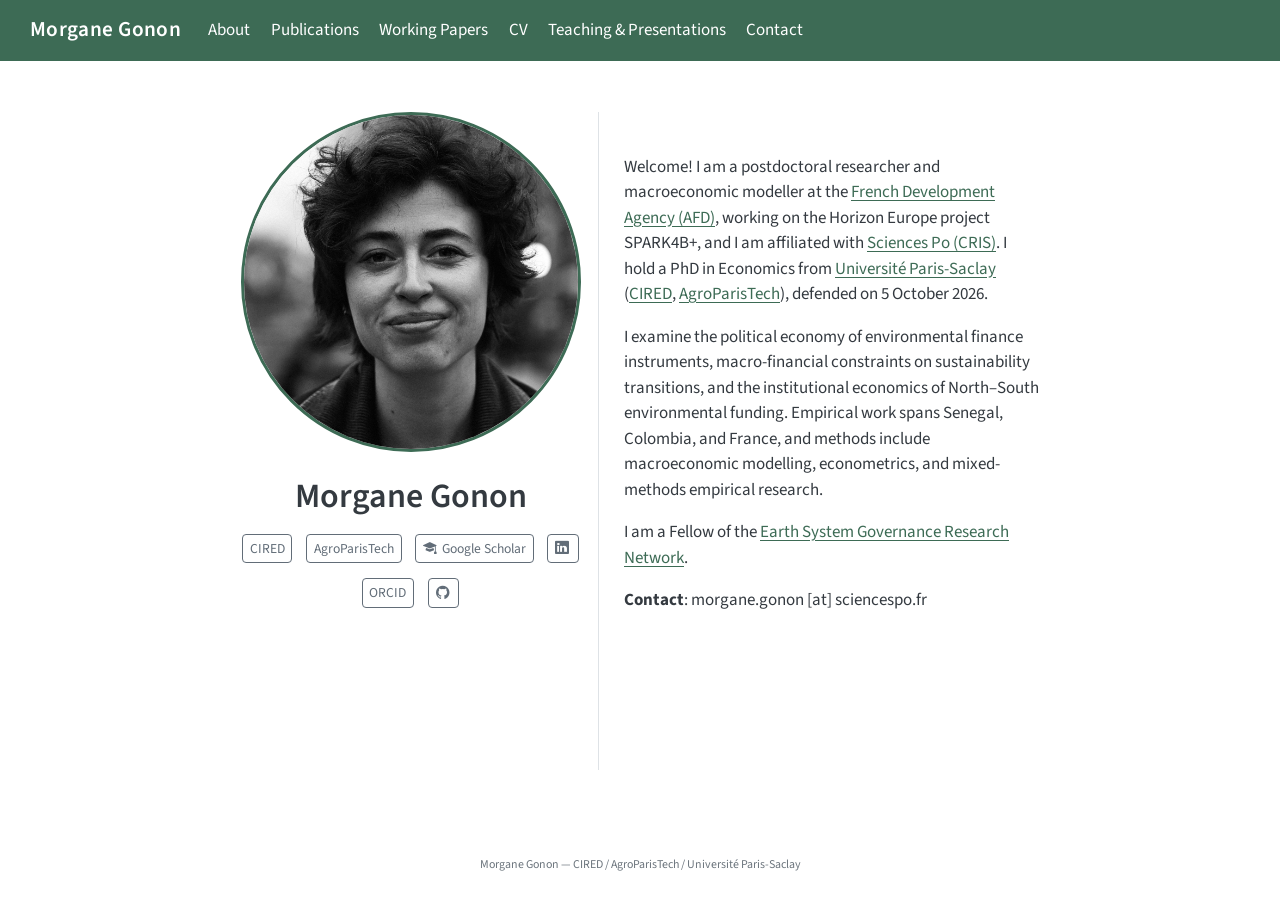
<file: docs/index.html>
<!DOCTYPE html>
<html xmlns="http://www.w3.org/1999/xhtml" lang="en" xml:lang="en"><head>

<meta charset="utf-8">
<meta name="generator" content="quarto-1.9.38">

<meta name="viewport" content="width=device-width, initial-scale=1.0, user-scalable=yes">


<title>Morgane Gonon</title>
<style>
/* Default styles provided by pandoc.
** See https://pandoc.org/MANUAL.html#variables-for-html for config info.
*/
code{white-space: pre-wrap;}
span.smallcaps{font-variant: small-caps;}
div.columns{display: flex; gap: min(4vw, 1.5em);}
div.column{flex: auto; overflow-x: auto;}
div.hanging-indent{margin-left: 1.5em; text-indent: -1.5em;}
ul.task-list{list-style: none;}
ul.task-list li input[type="checkbox"] {
  width: 0.8em;
  margin: 0 0.8em 0.2em -1em; /* quarto-specific, see https://github.com/quarto-dev/quarto-cli/issues/4556 */ 
  vertical-align: middle;
}
</style>


<script src="site_libs/quarto-nav/quarto-nav.js"></script>
<script src="site_libs/quarto-nav/headroom.min.js"></script>
<script src="site_libs/clipboard/clipboard.min.js"></script>
<script src="site_libs/quarto-search/autocomplete.umd.js"></script>
<script src="site_libs/quarto-search/fuse.min.js"></script>
<script src="site_libs/quarto-search/quarto-search.js"></script>
<meta name="quarto:offset" content="./">
<script src="site_libs/quarto-html/quarto.js" type="module"></script>
<script src="site_libs/quarto-html/tabsets/tabsets.js" type="module"></script>
<script src="site_libs/quarto-html/popper.min.js"></script>
<script src="site_libs/quarto-html/tippy.umd.min.js"></script>
<link href="site_libs/quarto-html/tippy.css" rel="stylesheet">
<link href="site_libs/quarto-html/quarto-syntax-highlighting-15634bcf2e68342d4ad2dfa704d543f6.css" rel="stylesheet" id="quarto-text-highlighting-styles">
<script src="site_libs/bootstrap/bootstrap.min.js"></script>
<link href="site_libs/bootstrap/bootstrap-icons.css" rel="stylesheet">
<link href="site_libs/bootstrap/bootstrap-57f3e6807a9f07407340f0dc6c55d180.min.css" rel="stylesheet" append-hash="true" id="quarto-bootstrap" data-mode="light">
<script id="quarto-search-options" type="application/json">{
  "location": "navbar",
  "copy-button": false,
  "collapse-after": 3,
  "panel-placement": "end",
  "type": "overlay",
  "limit": 50,
  "keyboard-shortcut": [
    "f",
    "/",
    "s"
  ],
  "show-item-context": false,
  "language": {
    "search-no-results-text": "No results",
    "search-matching-documents-text": "matching documents",
    "search-copy-link-title": "Copy link to search",
    "search-hide-matches-text": "Hide additional matches",
    "search-more-match-text": "more match in this document",
    "search-more-matches-text": "more matches in this document",
    "search-clear-button-title": "Clear",
    "search-text-placeholder": "",
    "search-detached-cancel-button-title": "Cancel",
    "search-submit-button-title": "Submit",
    "search-label": "Search"
  }
}</script>


<link rel="stylesheet" href="styles.css">
</head>

<body class="nav-fixed fullcontent quarto-light">

<div id="quarto-search-results"></div>
  <header id="quarto-header" class="headroom fixed-top">
    <nav class="navbar navbar-expand-lg " data-bs-theme="dark">
      <div class="navbar-container container-fluid">
      <div class="navbar-brand-container mx-auto">
    <a class="navbar-brand" href="./index.html">
    <span class="navbar-title">Morgane Gonon</span>
    </a>
  </div>
          <button class="navbar-toggler" type="button" data-bs-toggle="collapse" data-bs-target="#navbarCollapse" aria-controls="navbarCollapse" role="menu" aria-expanded="false" aria-label="Toggle navigation" onclick="if (window.quartoToggleHeadroom) { window.quartoToggleHeadroom(); }">
  <span class="navbar-toggler-icon"></span>
</button>
          <div class="collapse navbar-collapse" id="navbarCollapse">
            <ul class="navbar-nav navbar-nav-scroll me-auto">
  <li class="nav-item">
    <a class="nav-link active" href="./index.html" aria-current="page"> 
<span class="menu-text">About</span></a>
  </li>  
  <li class="nav-item">
    <a class="nav-link" href="./publications.html"> 
<span class="menu-text">Publications</span></a>
  </li>  
  <li class="nav-item">
    <a class="nav-link" href="./working-papers.html"> 
<span class="menu-text">Working Papers</span></a>
  </li>  
  <li class="nav-item">
    <a class="nav-link" href="./cv.html"> 
<span class="menu-text">CV</span></a>
  </li>  
  <li class="nav-item">
    <a class="nav-link" href="./teaching.html"> 
<span class="menu-text">Teaching &amp; Presentations</span></a>
  </li>  
  <li class="nav-item">
    <a class="nav-link" href="./contact.html"> 
<span class="menu-text">Contact</span></a>
  </li>  
</ul>
          </div> <!-- /navcollapse -->
            <div class="quarto-navbar-tools">
</div>
      </div> <!-- /container-fluid -->
    </nav>
</header>
<!-- content -->
<div id="quarto-content" class="quarto-container page-columns page-rows-contents page-layout-article page-navbar">
<!-- sidebar -->
<!-- margin-sidebar -->
    
<!-- main -->
<div class="quarto-about-trestles">
  <div class="about-entity">
    <img src="profile.jpg" class="about-image
  round " style="height: 20em; width: 20em;">
<header id="title-block-header" class="quarto-title-block default">
<div class="quarto-title">
<h1 class="title">Morgane Gonon</h1>
</div>
<div class="quarto-title-meta">
  </div>
</header>
    <div class="about-links">
  <a href="https://www.centre-cired.fr/en/" class="about-link" rel="" target="">
     <span class="about-link-text">CIRED</span>
  </a>
  <a href="https://www.agroparistech.fr/en" class="about-link" rel="" target="">
     <span class="about-link-text">AgroParisTech</span>
  </a>
  <a href="https://scholar.google.com/citations?user=PE5P9CoAAAAJ" class="about-link" rel="" target="">
    <i class="bi bi-mortarboard-fill"></i>
     <span class="about-link-text">Google Scholar</span>
  </a>
  <a href="https://www.linkedin.com/in/morgane-gonon-861879106/" class="about-link" rel="" target="">
    <i class="bi bi-linkedin"></i>
     <span class="about-link-text"></span>
  </a>
  <a href="https://orcid.org/0009-0004-4811-4442" class="about-link" rel="" target="">
     <span class="about-link-text">ORCID</span>
  </a>
  <a href="https://github.com/MGononDufour" class="about-link" rel="" target="">
    <i class="bi bi-github"></i>
     <span class="about-link-text"></span>
  </a>
</div>
  </div>
  <div class="about-contents"><main class="content" id="quarto-document-content">
<p><br></p>
<p>Welcome! I am a postdoctoral researcher and macroeconomic modeller at the <a href="https://www.afd.fr/en">French Development Agency (AFD)</a>, working on the Horizon Europe project SPARK4B+, and I am affiliated with <a href="https://www.sciencespo.fr/cris/fr/">Sciences Po (CRIS)</a>. I hold a PhD in Economics from <a href="https://www.universite-paris-saclay.fr/en">Université Paris-Saclay</a> (<a href="https://www.centre-cired.fr/en/">CIRED</a>, <a href="https://www.agroparistech.fr/en">AgroParisTech</a>), defended on 5 October 2026.</p>
<p>I examine the political economy of environmental finance instruments, macro-financial constraints on sustainability transitions, and the institutional economics of North–South environmental funding. Empirical work spans Senegal, Colombia, and France, and methods include macroeconomic modelling, econometrics, and mixed-methods empirical research.</p>
<p>I am a Fellow of the <a href="https://www.earthsystemgovernance.org/">Earth System Governance Research Network</a>.</p>
<p><strong>Contact</strong>: morgane.gonon [at] sciencespo.fr</p>


</main></div>
</div>
 <!-- /main -->
<script id="quarto-html-after-body" type="application/javascript">
  window.document.addEventListener("DOMContentLoaded", function (event) {
    const isCodeAnnotation = (el) => {
      for (const clz of el.classList) {
        if (clz.startsWith('code-annotation-')) {                     
          return true;
        }
      }
      return false;
    }
    const onCopySuccess = function(e) {
      // button target
      const button = e.trigger;
      // don't keep focus
      button.blur();
      // flash "checked"
      button.classList.add('code-copy-button-checked');
      var currentTitle = button.getAttribute("title");
      button.setAttribute("title", "Copied!");
      let tooltip;
      if (window.bootstrap) {
        button.setAttribute("data-bs-toggle", "tooltip");
        button.setAttribute("data-bs-placement", "left");
        button.setAttribute("data-bs-title", "Copied!");
        tooltip = new bootstrap.Tooltip(button, 
          { trigger: "manual", 
            customClass: "code-copy-button-tooltip",
            offset: [0, -8]});
        tooltip.show();    
      }
      setTimeout(function() {
        if (tooltip) {
          tooltip.hide();
          button.removeAttribute("data-bs-title");
          button.removeAttribute("data-bs-toggle");
          button.removeAttribute("data-bs-placement");
        }
        button.setAttribute("title", currentTitle);
        button.classList.remove('code-copy-button-checked');
      }, 1000);
      // clear code selection
      e.clearSelection();
    }
    const getTextToCopy = function(trigger) {
      const outerScaffold = trigger.parentElement.cloneNode(true);
      const codeEl = outerScaffold.querySelector('code');
      for (const childEl of codeEl.children) {
        if (isCodeAnnotation(childEl)) {
          childEl.remove();
        }
      }
      return codeEl.innerText;
    }
    const clipboard = new window.ClipboardJS('.code-copy-button:not([data-in-quarto-modal])', {
      text: getTextToCopy
    });
    clipboard.on('success', onCopySuccess);
    if (window.document.getElementById('quarto-embedded-source-code-modal')) {
      const clipboardModal = new window.ClipboardJS('.code-copy-button[data-in-quarto-modal]', {
        text: getTextToCopy,
        container: window.document.getElementById('quarto-embedded-source-code-modal')
      });
      clipboardModal.on('success', onCopySuccess);
    }
      var localhostRegex = new RegExp(/^(?:http|https):\/\/localhost\:?[0-9]*\//);
      var mailtoRegex = new RegExp(/^mailto:/);
        var filterRegex = new RegExp('/' + window.location.host + '/');
      var isInternal = (href) => {
          return filterRegex.test(href) || localhostRegex.test(href) || mailtoRegex.test(href);
      }
      // Inspect non-navigation links and adorn them if external
     var links = window.document.querySelectorAll('a[href]:not(.nav-link):not(.navbar-brand):not(.toc-action):not(.sidebar-link):not(.sidebar-item-toggle):not(.pagination-link):not(.no-external):not([aria-hidden]):not(.dropdown-item):not(.quarto-navigation-tool):not(.about-link)');
      for (var i=0; i<links.length; i++) {
        const link = links[i];
        if (!isInternal(link.href)) {
          // undo the damage that might have been done by quarto-nav.js in the case of
          // links that we want to consider external
          if (link.dataset.originalHref !== undefined) {
            link.href = link.dataset.originalHref;
          }
        }
      }
    function tippyHover(el, contentFn, onTriggerFn, onUntriggerFn) {
      const config = {
        allowHTML: true,
        maxWidth: 500,
        delay: 100,
        arrow: false,
        appendTo: function(el) {
            return el.parentElement;
        },
        interactive: true,
        interactiveBorder: 10,
        theme: 'quarto',
        placement: 'bottom-start',
      };
      if (contentFn) {
        config.content = contentFn;
      }
      if (onTriggerFn) {
        config.onTrigger = onTriggerFn;
      }
      if (onUntriggerFn) {
        config.onUntrigger = onUntriggerFn;
      }
      window.tippy(el, config); 
    }
    const noterefs = window.document.querySelectorAll('a[role="doc-noteref"]');
    for (var i=0; i<noterefs.length; i++) {
      const ref = noterefs[i];
      tippyHover(ref, function() {
        // use id or data attribute instead here
        let href = ref.getAttribute('data-footnote-href') || ref.getAttribute('href');
        try { href = new URL(href).hash; } catch {}
        const id = href.replace(/^#\/?/, "");
        const note = window.document.getElementById(id);
        if (note) {
          return note.innerHTML;
        } else {
          return "";
        }
      });
    }
    const xrefs = window.document.querySelectorAll('a.quarto-xref');
    const processXRef = (id, note) => {
      // Strip column container classes
      const stripColumnClz = (el) => {
        el.classList.remove("page-full", "page-columns");
        if (el.children) {
          for (const child of el.children) {
            stripColumnClz(child);
          }
        }
      }
      stripColumnClz(note)
      if (id === null || id.startsWith('sec-')) {
        // Special case sections, only their first couple elements
        const container = document.createElement("div");
        if (note.children && note.children.length > 2) {
          container.appendChild(note.children[0].cloneNode(true));
          for (let i = 1; i < note.children.length; i++) {
            const child = note.children[i];
            if (child.tagName === "P" && child.innerText === "") {
              continue;
            } else {
              container.appendChild(child.cloneNode(true));
              break;
            }
          }
          if (window.Quarto?.typesetMath) {
            window.Quarto.typesetMath(container);
          }
          return container.innerHTML
        } else {
          if (window.Quarto?.typesetMath) {
            window.Quarto.typesetMath(note);
          }
          return note.innerHTML;
        }
      } else {
        // Remove any anchor links if they are present
        const anchorLink = note.querySelector('a.anchorjs-link');
        if (anchorLink) {
          anchorLink.remove();
        }
        if (window.Quarto?.typesetMath) {
          window.Quarto.typesetMath(note);
        }
        if (note.classList.contains("callout")) {
          return note.outerHTML;
        } else {
          return note.innerHTML;
        }
      }
    }
    for (var i=0; i<xrefs.length; i++) {
      const xref = xrefs[i];
      tippyHover(xref, undefined, function(instance) {
        instance.disable();
        let url = xref.getAttribute('href');
        let hash = undefined; 
        if (url.startsWith('#')) {
          hash = url;
        } else {
          try { hash = new URL(url).hash; } catch {}
        }
        if (hash) {
          const id = hash.replace(/^#\/?/, "");
          const note = window.document.getElementById(id);
          if (note !== null) {
            try {
              const html = processXRef(id, note.cloneNode(true));
              instance.setContent(html);
            } finally {
              instance.enable();
              instance.show();
            }
          } else {
            // See if we can fetch this
            fetch(url.split('#')[0])
            .then(res => res.text())
            .then(html => {
              const parser = new DOMParser();
              const htmlDoc = parser.parseFromString(html, "text/html");
              const note = htmlDoc.getElementById(id);
              if (note !== null) {
                const html = processXRef(id, note);
                instance.setContent(html);
              } 
            }).finally(() => {
              instance.enable();
              instance.show();
            });
          }
        } else {
          // See if we can fetch a full url (with no hash to target)
          // This is a special case and we should probably do some content thinning / targeting
          fetch(url)
          .then(res => res.text())
          .then(html => {
            const parser = new DOMParser();
            const htmlDoc = parser.parseFromString(html, "text/html");
            const note = htmlDoc.querySelector('main.content');
            if (note !== null) {
              // This should only happen for chapter cross references
              // (since there is no id in the URL)
              // remove the first header
              if (note.children.length > 0 && note.children[0].tagName === "HEADER") {
                note.children[0].remove();
              }
              const html = processXRef(null, note);
              instance.setContent(html);
            } 
          }).finally(() => {
            instance.enable();
            instance.show();
          });
        }
      }, function(instance) {
      });
    }
        let selectedAnnoteEl;
        const selectorForAnnotation = ( cell, annotation) => {
          let cellAttr = 'data-code-cell="' + cell + '"';
          let lineAttr = 'data-code-annotation="' +  annotation + '"';
          const selector = 'span[' + cellAttr + '][' + lineAttr + ']';
          return selector;
        }
        const selectCodeLines = (annoteEl) => {
          const doc = window.document;
          const targetCell = annoteEl.getAttribute("data-target-cell");
          const targetAnnotation = annoteEl.getAttribute("data-target-annotation");
          const annoteSpan = window.document.querySelector(selectorForAnnotation(targetCell, targetAnnotation));
          const lines = annoteSpan.getAttribute("data-code-lines").split(",");
          const lineIds = lines.map((line) => {
            return targetCell + "-" + line;
          })
          let top = null;
          let height = null;
          let parent = null;
          if (lineIds.length > 0) {
              //compute the position of the single el (top and bottom and make a div)
              const el = window.document.getElementById(lineIds[0]);
              top = el.offsetTop;
              height = el.offsetHeight;
              parent = el.parentElement.parentElement;
            if (lineIds.length > 1) {
              const lastEl = window.document.getElementById(lineIds[lineIds.length - 1]);
              const bottom = lastEl.offsetTop + lastEl.offsetHeight;
              height = bottom - top;
            }
            if (top !== null && height !== null && parent !== null) {
              // cook up a div (if necessary) and position it 
              let div = window.document.getElementById("code-annotation-line-highlight");
              if (div === null) {
                div = window.document.createElement("div");
                div.setAttribute("id", "code-annotation-line-highlight");
                div.style.position = 'absolute';
                parent.appendChild(div);
              }
              div.style.top = top - 2 + "px";
              div.style.height = height + 4 + "px";
              div.style.left = 0;
              let gutterDiv = window.document.getElementById("code-annotation-line-highlight-gutter");
              if (gutterDiv === null) {
                gutterDiv = window.document.createElement("div");
                gutterDiv.setAttribute("id", "code-annotation-line-highlight-gutter");
                gutterDiv.style.position = 'absolute';
                const codeCell = window.document.getElementById(targetCell);
                const gutter = codeCell.querySelector('.code-annotation-gutter');
                gutter.appendChild(gutterDiv);
              }
              gutterDiv.style.top = top - 2 + "px";
              gutterDiv.style.height = height + 4 + "px";
            }
            selectedAnnoteEl = annoteEl;
          }
        };
        const unselectCodeLines = () => {
          const elementsIds = ["code-annotation-line-highlight", "code-annotation-line-highlight-gutter"];
          elementsIds.forEach((elId) => {
            const div = window.document.getElementById(elId);
            if (div) {
              div.remove();
            }
          });
          selectedAnnoteEl = undefined;
        };
          // Handle positioning of the toggle
      window.addEventListener(
        "resize",
        throttle(() => {
          elRect = undefined;
          if (selectedAnnoteEl) {
            selectCodeLines(selectedAnnoteEl);
          }
        }, 10)
      );
      function throttle(fn, ms) {
      let throttle = false;
      let timer;
        return (...args) => {
          if(!throttle) { // first call gets through
              fn.apply(this, args);
              throttle = true;
          } else { // all the others get throttled
              if(timer) clearTimeout(timer); // cancel #2
              timer = setTimeout(() => {
                fn.apply(this, args);
                timer = throttle = false;
              }, ms);
          }
        };
      }
        // Attach click handler to the DT
        const annoteDls = window.document.querySelectorAll('dt[data-target-cell]');
        for (const annoteDlNode of annoteDls) {
          annoteDlNode.addEventListener('click', (event) => {
            const clickedEl = event.target;
            if (clickedEl !== selectedAnnoteEl) {
              unselectCodeLines();
              const activeEl = window.document.querySelector('dt[data-target-cell].code-annotation-active');
              if (activeEl) {
                activeEl.classList.remove('code-annotation-active');
              }
              selectCodeLines(clickedEl);
              clickedEl.classList.add('code-annotation-active');
            } else {
              // Unselect the line
              unselectCodeLines();
              clickedEl.classList.remove('code-annotation-active');
            }
          });
        }
    const findCites = (el) => {
      const parentEl = el.parentElement;
      if (parentEl) {
        const cites = parentEl.dataset.cites;
        if (cites) {
          return {
            el,
            cites: cites.split(' ')
          };
        } else {
          return findCites(el.parentElement)
        }
      } else {
        return undefined;
      }
    };
    var bibliorefs = window.document.querySelectorAll('a[role="doc-biblioref"]');
    for (var i=0; i<bibliorefs.length; i++) {
      const ref = bibliorefs[i];
      const citeInfo = findCites(ref);
      if (citeInfo) {
        tippyHover(citeInfo.el, function() {
          var popup = window.document.createElement('div');
          citeInfo.cites.forEach(function(cite) {
            var citeDiv = window.document.createElement('div');
            citeDiv.classList.add('hanging-indent');
            citeDiv.classList.add('csl-entry');
            var biblioDiv = window.document.getElementById('ref-' + cite);
            if (biblioDiv) {
              citeDiv.innerHTML = biblioDiv.innerHTML;
            }
            popup.appendChild(citeDiv);
          });
          return popup.innerHTML;
        });
      }
    }
  });
  </script>
</div> <!-- /content -->
<footer class="footer">
  <div class="nav-footer">
    <div class="nav-footer-left">
      &nbsp;
    </div>   
    <div class="nav-footer-center">
<p>Morgane Gonon — CIRED / AgroParisTech / Université Paris-Saclay</p>
</div>
    <div class="nav-footer-right">
      &nbsp;
    </div>
  </div>
</footer>




</body></html>
</file>
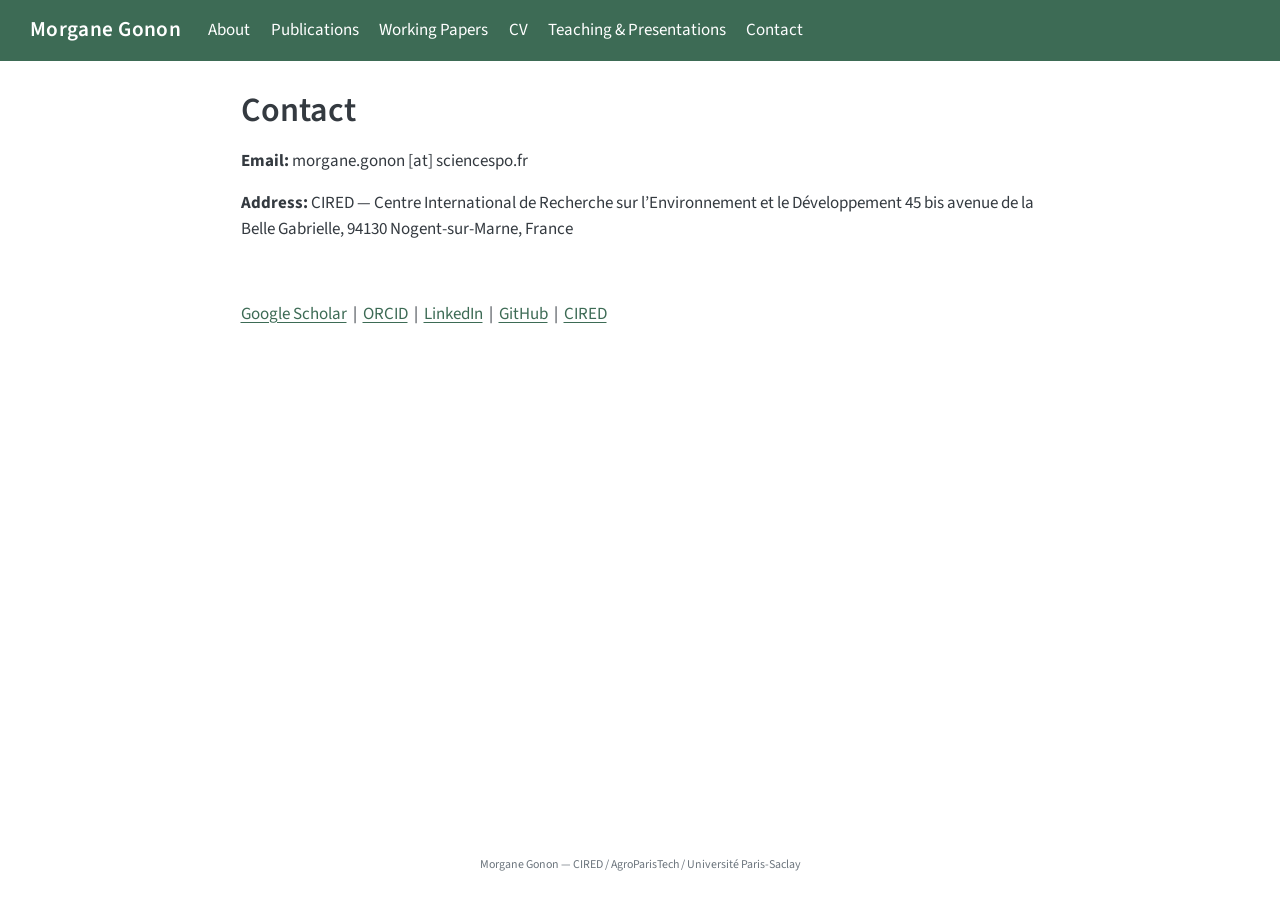
<file: docs/contact.html>
<!DOCTYPE html>
<html xmlns="http://www.w3.org/1999/xhtml" lang="en" xml:lang="en"><head>

<meta charset="utf-8">
<meta name="generator" content="quarto-1.9.38">

<meta name="viewport" content="width=device-width, initial-scale=1.0, user-scalable=yes">


<title>Contact – Morgane Gonon</title>
<style>
/* Default styles provided by pandoc.
** See https://pandoc.org/MANUAL.html#variables-for-html for config info.
*/
code{white-space: pre-wrap;}
span.smallcaps{font-variant: small-caps;}
div.columns{display: flex; gap: min(4vw, 1.5em);}
div.column{flex: auto; overflow-x: auto;}
div.hanging-indent{margin-left: 1.5em; text-indent: -1.5em;}
ul.task-list{list-style: none;}
ul.task-list li input[type="checkbox"] {
  width: 0.8em;
  margin: 0 0.8em 0.2em -1em; /* quarto-specific, see https://github.com/quarto-dev/quarto-cli/issues/4556 */ 
  vertical-align: middle;
}
</style>


<script src="site_libs/quarto-nav/quarto-nav.js"></script>
<script src="site_libs/quarto-nav/headroom.min.js"></script>
<script src="site_libs/clipboard/clipboard.min.js"></script>
<script src="site_libs/quarto-search/autocomplete.umd.js"></script>
<script src="site_libs/quarto-search/fuse.min.js"></script>
<script src="site_libs/quarto-search/quarto-search.js"></script>
<meta name="quarto:offset" content="./">
<script src="site_libs/quarto-html/quarto.js" type="module"></script>
<script src="site_libs/quarto-html/tabsets/tabsets.js" type="module"></script>
<script src="site_libs/quarto-html/popper.min.js"></script>
<script src="site_libs/quarto-html/tippy.umd.min.js"></script>
<script src="site_libs/quarto-html/anchor.min.js"></script>
<link href="site_libs/quarto-html/tippy.css" rel="stylesheet">
<link href="site_libs/quarto-html/quarto-syntax-highlighting-15634bcf2e68342d4ad2dfa704d543f6.css" rel="stylesheet" id="quarto-text-highlighting-styles">
<script src="site_libs/bootstrap/bootstrap.min.js"></script>
<link href="site_libs/bootstrap/bootstrap-icons.css" rel="stylesheet">
<link href="site_libs/bootstrap/bootstrap-57f3e6807a9f07407340f0dc6c55d180.min.css" rel="stylesheet" append-hash="true" id="quarto-bootstrap" data-mode="light">
<script id="quarto-search-options" type="application/json">{
  "location": "navbar",
  "copy-button": false,
  "collapse-after": 3,
  "panel-placement": "end",
  "type": "overlay",
  "limit": 50,
  "keyboard-shortcut": [
    "f",
    "/",
    "s"
  ],
  "show-item-context": false,
  "language": {
    "search-no-results-text": "No results",
    "search-matching-documents-text": "matching documents",
    "search-copy-link-title": "Copy link to search",
    "search-hide-matches-text": "Hide additional matches",
    "search-more-match-text": "more match in this document",
    "search-more-matches-text": "more matches in this document",
    "search-clear-button-title": "Clear",
    "search-text-placeholder": "",
    "search-detached-cancel-button-title": "Cancel",
    "search-submit-button-title": "Submit",
    "search-label": "Search"
  }
}</script>


<link rel="stylesheet" href="styles.css">
</head>

<body class="nav-fixed fullcontent quarto-light">

<div id="quarto-search-results"></div>
  <header id="quarto-header" class="headroom fixed-top">
    <nav class="navbar navbar-expand-lg " data-bs-theme="dark">
      <div class="navbar-container container-fluid">
      <div class="navbar-brand-container mx-auto">
    <a class="navbar-brand" href="./index.html">
    <span class="navbar-title">Morgane Gonon</span>
    </a>
  </div>
          <button class="navbar-toggler" type="button" data-bs-toggle="collapse" data-bs-target="#navbarCollapse" aria-controls="navbarCollapse" role="menu" aria-expanded="false" aria-label="Toggle navigation" onclick="if (window.quartoToggleHeadroom) { window.quartoToggleHeadroom(); }">
  <span class="navbar-toggler-icon"></span>
</button>
          <div class="collapse navbar-collapse" id="navbarCollapse">
            <ul class="navbar-nav navbar-nav-scroll me-auto">
  <li class="nav-item">
    <a class="nav-link" href="./index.html"> 
<span class="menu-text">About</span></a>
  </li>  
  <li class="nav-item">
    <a class="nav-link" href="./publications.html"> 
<span class="menu-text">Publications</span></a>
  </li>  
  <li class="nav-item">
    <a class="nav-link" href="./working-papers.html"> 
<span class="menu-text">Working Papers</span></a>
  </li>  
  <li class="nav-item">
    <a class="nav-link" href="./cv.html"> 
<span class="menu-text">CV</span></a>
  </li>  
  <li class="nav-item">
    <a class="nav-link" href="./teaching.html"> 
<span class="menu-text">Teaching &amp; Presentations</span></a>
  </li>  
  <li class="nav-item">
    <a class="nav-link active" href="./contact.html" aria-current="page"> 
<span class="menu-text">Contact</span></a>
  </li>  
</ul>
          </div> <!-- /navcollapse -->
            <div class="quarto-navbar-tools">
</div>
      </div> <!-- /container-fluid -->
    </nav>
</header>
<!-- content -->
<div id="quarto-content" class="quarto-container page-columns page-rows-contents page-layout-article page-navbar">
<!-- sidebar -->
<!-- margin-sidebar -->
    
<!-- main -->
<main class="content" id="quarto-document-content">

<header id="title-block-header" class="quarto-title-block default">
<div class="quarto-title">
<h1 class="title">Contact</h1>
</div>



<div class="quarto-title-meta">

    
  
    
  </div>
  


</header>


<p><strong>Email:</strong> morgane.gonon [at] sciencespo.fr</p>
<p><strong>Address:</strong> CIRED — Centre International de Recherche sur l’Environnement et le Développement 45 bis avenue de la Belle Gabrielle, 94130 Nogent-sur-Marne, France</p>
<p><br></p>
<p><a href="https://scholar.google.com/citations?user=PE5P9CoAAAAJ">Google Scholar</a> &nbsp;|&nbsp; <a href="https://orcid.org/0009-0004-4811-4442">ORCID</a> &nbsp;|&nbsp; <a href="https://www.linkedin.com/in/morgane-gonon-861879106/">LinkedIn</a> &nbsp;|&nbsp; <a href="https://github.com/MGononDufour">GitHub</a> &nbsp;|&nbsp; <a href="https://www.centre-cired.fr/en/">CIRED</a></p>



</main> <!-- /main -->
<script id="quarto-html-after-body" type="application/javascript">
  window.document.addEventListener("DOMContentLoaded", function (event) {
    const icon = "";
    const anchorJS = new window.AnchorJS();
    anchorJS.options = {
      placement: 'right',
      icon: icon
    };
    anchorJS.add('.anchored');
    const isCodeAnnotation = (el) => {
      for (const clz of el.classList) {
        if (clz.startsWith('code-annotation-')) {                     
          return true;
        }
      }
      return false;
    }
    const onCopySuccess = function(e) {
      // button target
      const button = e.trigger;
      // don't keep focus
      button.blur();
      // flash "checked"
      button.classList.add('code-copy-button-checked');
      var currentTitle = button.getAttribute("title");
      button.setAttribute("title", "Copied!");
      let tooltip;
      if (window.bootstrap) {
        button.setAttribute("data-bs-toggle", "tooltip");
        button.setAttribute("data-bs-placement", "left");
        button.setAttribute("data-bs-title", "Copied!");
        tooltip = new bootstrap.Tooltip(button, 
          { trigger: "manual", 
            customClass: "code-copy-button-tooltip",
            offset: [0, -8]});
        tooltip.show();    
      }
      setTimeout(function() {
        if (tooltip) {
          tooltip.hide();
          button.removeAttribute("data-bs-title");
          button.removeAttribute("data-bs-toggle");
          button.removeAttribute("data-bs-placement");
        }
        button.setAttribute("title", currentTitle);
        button.classList.remove('code-copy-button-checked');
      }, 1000);
      // clear code selection
      e.clearSelection();
    }
    const getTextToCopy = function(trigger) {
      const outerScaffold = trigger.parentElement.cloneNode(true);
      const codeEl = outerScaffold.querySelector('code');
      for (const childEl of codeEl.children) {
        if (isCodeAnnotation(childEl)) {
          childEl.remove();
        }
      }
      return codeEl.innerText;
    }
    const clipboard = new window.ClipboardJS('.code-copy-button:not([data-in-quarto-modal])', {
      text: getTextToCopy
    });
    clipboard.on('success', onCopySuccess);
    if (window.document.getElementById('quarto-embedded-source-code-modal')) {
      const clipboardModal = new window.ClipboardJS('.code-copy-button[data-in-quarto-modal]', {
        text: getTextToCopy,
        container: window.document.getElementById('quarto-embedded-source-code-modal')
      });
      clipboardModal.on('success', onCopySuccess);
    }
      var localhostRegex = new RegExp(/^(?:http|https):\/\/localhost\:?[0-9]*\//);
      var mailtoRegex = new RegExp(/^mailto:/);
        var filterRegex = new RegExp('/' + window.location.host + '/');
      var isInternal = (href) => {
          return filterRegex.test(href) || localhostRegex.test(href) || mailtoRegex.test(href);
      }
      // Inspect non-navigation links and adorn them if external
     var links = window.document.querySelectorAll('a[href]:not(.nav-link):not(.navbar-brand):not(.toc-action):not(.sidebar-link):not(.sidebar-item-toggle):not(.pagination-link):not(.no-external):not([aria-hidden]):not(.dropdown-item):not(.quarto-navigation-tool):not(.about-link)');
      for (var i=0; i<links.length; i++) {
        const link = links[i];
        if (!isInternal(link.href)) {
          // undo the damage that might have been done by quarto-nav.js in the case of
          // links that we want to consider external
          if (link.dataset.originalHref !== undefined) {
            link.href = link.dataset.originalHref;
          }
        }
      }
    function tippyHover(el, contentFn, onTriggerFn, onUntriggerFn) {
      const config = {
        allowHTML: true,
        maxWidth: 500,
        delay: 100,
        arrow: false,
        appendTo: function(el) {
            return el.parentElement;
        },
        interactive: true,
        interactiveBorder: 10,
        theme: 'quarto',
        placement: 'bottom-start',
      };
      if (contentFn) {
        config.content = contentFn;
      }
      if (onTriggerFn) {
        config.onTrigger = onTriggerFn;
      }
      if (onUntriggerFn) {
        config.onUntrigger = onUntriggerFn;
      }
      window.tippy(el, config); 
    }
    const noterefs = window.document.querySelectorAll('a[role="doc-noteref"]');
    for (var i=0; i<noterefs.length; i++) {
      const ref = noterefs[i];
      tippyHover(ref, function() {
        // use id or data attribute instead here
        let href = ref.getAttribute('data-footnote-href') || ref.getAttribute('href');
        try { href = new URL(href).hash; } catch {}
        const id = href.replace(/^#\/?/, "");
        const note = window.document.getElementById(id);
        if (note) {
          return note.innerHTML;
        } else {
          return "";
        }
      });
    }
    const xrefs = window.document.querySelectorAll('a.quarto-xref');
    const processXRef = (id, note) => {
      // Strip column container classes
      const stripColumnClz = (el) => {
        el.classList.remove("page-full", "page-columns");
        if (el.children) {
          for (const child of el.children) {
            stripColumnClz(child);
          }
        }
      }
      stripColumnClz(note)
      if (id === null || id.startsWith('sec-')) {
        // Special case sections, only their first couple elements
        const container = document.createElement("div");
        if (note.children && note.children.length > 2) {
          container.appendChild(note.children[0].cloneNode(true));
          for (let i = 1; i < note.children.length; i++) {
            const child = note.children[i];
            if (child.tagName === "P" && child.innerText === "") {
              continue;
            } else {
              container.appendChild(child.cloneNode(true));
              break;
            }
          }
          if (window.Quarto?.typesetMath) {
            window.Quarto.typesetMath(container);
          }
          return container.innerHTML
        } else {
          if (window.Quarto?.typesetMath) {
            window.Quarto.typesetMath(note);
          }
          return note.innerHTML;
        }
      } else {
        // Remove any anchor links if they are present
        const anchorLink = note.querySelector('a.anchorjs-link');
        if (anchorLink) {
          anchorLink.remove();
        }
        if (window.Quarto?.typesetMath) {
          window.Quarto.typesetMath(note);
        }
        if (note.classList.contains("callout")) {
          return note.outerHTML;
        } else {
          return note.innerHTML;
        }
      }
    }
    for (var i=0; i<xrefs.length; i++) {
      const xref = xrefs[i];
      tippyHover(xref, undefined, function(instance) {
        instance.disable();
        let url = xref.getAttribute('href');
        let hash = undefined; 
        if (url.startsWith('#')) {
          hash = url;
        } else {
          try { hash = new URL(url).hash; } catch {}
        }
        if (hash) {
          const id = hash.replace(/^#\/?/, "");
          const note = window.document.getElementById(id);
          if (note !== null) {
            try {
              const html = processXRef(id, note.cloneNode(true));
              instance.setContent(html);
            } finally {
              instance.enable();
              instance.show();
            }
          } else {
            // See if we can fetch this
            fetch(url.split('#')[0])
            .then(res => res.text())
            .then(html => {
              const parser = new DOMParser();
              const htmlDoc = parser.parseFromString(html, "text/html");
              const note = htmlDoc.getElementById(id);
              if (note !== null) {
                const html = processXRef(id, note);
                instance.setContent(html);
              } 
            }).finally(() => {
              instance.enable();
              instance.show();
            });
          }
        } else {
          // See if we can fetch a full url (with no hash to target)
          // This is a special case and we should probably do some content thinning / targeting
          fetch(url)
          .then(res => res.text())
          .then(html => {
            const parser = new DOMParser();
            const htmlDoc = parser.parseFromString(html, "text/html");
            const note = htmlDoc.querySelector('main.content');
            if (note !== null) {
              // This should only happen for chapter cross references
              // (since there is no id in the URL)
              // remove the first header
              if (note.children.length > 0 && note.children[0].tagName === "HEADER") {
                note.children[0].remove();
              }
              const html = processXRef(null, note);
              instance.setContent(html);
            } 
          }).finally(() => {
            instance.enable();
            instance.show();
          });
        }
      }, function(instance) {
      });
    }
        let selectedAnnoteEl;
        const selectorForAnnotation = ( cell, annotation) => {
          let cellAttr = 'data-code-cell="' + cell + '"';
          let lineAttr = 'data-code-annotation="' +  annotation + '"';
          const selector = 'span[' + cellAttr + '][' + lineAttr + ']';
          return selector;
        }
        const selectCodeLines = (annoteEl) => {
          const doc = window.document;
          const targetCell = annoteEl.getAttribute("data-target-cell");
          const targetAnnotation = annoteEl.getAttribute("data-target-annotation");
          const annoteSpan = window.document.querySelector(selectorForAnnotation(targetCell, targetAnnotation));
          const lines = annoteSpan.getAttribute("data-code-lines").split(",");
          const lineIds = lines.map((line) => {
            return targetCell + "-" + line;
          })
          let top = null;
          let height = null;
          let parent = null;
          if (lineIds.length > 0) {
              //compute the position of the single el (top and bottom and make a div)
              const el = window.document.getElementById(lineIds[0]);
              top = el.offsetTop;
              height = el.offsetHeight;
              parent = el.parentElement.parentElement;
            if (lineIds.length > 1) {
              const lastEl = window.document.getElementById(lineIds[lineIds.length - 1]);
              const bottom = lastEl.offsetTop + lastEl.offsetHeight;
              height = bottom - top;
            }
            if (top !== null && height !== null && parent !== null) {
              // cook up a div (if necessary) and position it 
              let div = window.document.getElementById("code-annotation-line-highlight");
              if (div === null) {
                div = window.document.createElement("div");
                div.setAttribute("id", "code-annotation-line-highlight");
                div.style.position = 'absolute';
                parent.appendChild(div);
              }
              div.style.top = top - 2 + "px";
              div.style.height = height + 4 + "px";
              div.style.left = 0;
              let gutterDiv = window.document.getElementById("code-annotation-line-highlight-gutter");
              if (gutterDiv === null) {
                gutterDiv = window.document.createElement("div");
                gutterDiv.setAttribute("id", "code-annotation-line-highlight-gutter");
                gutterDiv.style.position = 'absolute';
                const codeCell = window.document.getElementById(targetCell);
                const gutter = codeCell.querySelector('.code-annotation-gutter');
                gutter.appendChild(gutterDiv);
              }
              gutterDiv.style.top = top - 2 + "px";
              gutterDiv.style.height = height + 4 + "px";
            }
            selectedAnnoteEl = annoteEl;
          }
        };
        const unselectCodeLines = () => {
          const elementsIds = ["code-annotation-line-highlight", "code-annotation-line-highlight-gutter"];
          elementsIds.forEach((elId) => {
            const div = window.document.getElementById(elId);
            if (div) {
              div.remove();
            }
          });
          selectedAnnoteEl = undefined;
        };
          // Handle positioning of the toggle
      window.addEventListener(
        "resize",
        throttle(() => {
          elRect = undefined;
          if (selectedAnnoteEl) {
            selectCodeLines(selectedAnnoteEl);
          }
        }, 10)
      );
      function throttle(fn, ms) {
      let throttle = false;
      let timer;
        return (...args) => {
          if(!throttle) { // first call gets through
              fn.apply(this, args);
              throttle = true;
          } else { // all the others get throttled
              if(timer) clearTimeout(timer); // cancel #2
              timer = setTimeout(() => {
                fn.apply(this, args);
                timer = throttle = false;
              }, ms);
          }
        };
      }
        // Attach click handler to the DT
        const annoteDls = window.document.querySelectorAll('dt[data-target-cell]');
        for (const annoteDlNode of annoteDls) {
          annoteDlNode.addEventListener('click', (event) => {
            const clickedEl = event.target;
            if (clickedEl !== selectedAnnoteEl) {
              unselectCodeLines();
              const activeEl = window.document.querySelector('dt[data-target-cell].code-annotation-active');
              if (activeEl) {
                activeEl.classList.remove('code-annotation-active');
              }
              selectCodeLines(clickedEl);
              clickedEl.classList.add('code-annotation-active');
            } else {
              // Unselect the line
              unselectCodeLines();
              clickedEl.classList.remove('code-annotation-active');
            }
          });
        }
    const findCites = (el) => {
      const parentEl = el.parentElement;
      if (parentEl) {
        const cites = parentEl.dataset.cites;
        if (cites) {
          return {
            el,
            cites: cites.split(' ')
          };
        } else {
          return findCites(el.parentElement)
        }
      } else {
        return undefined;
      }
    };
    var bibliorefs = window.document.querySelectorAll('a[role="doc-biblioref"]');
    for (var i=0; i<bibliorefs.length; i++) {
      const ref = bibliorefs[i];
      const citeInfo = findCites(ref);
      if (citeInfo) {
        tippyHover(citeInfo.el, function() {
          var popup = window.document.createElement('div');
          citeInfo.cites.forEach(function(cite) {
            var citeDiv = window.document.createElement('div');
            citeDiv.classList.add('hanging-indent');
            citeDiv.classList.add('csl-entry');
            var biblioDiv = window.document.getElementById('ref-' + cite);
            if (biblioDiv) {
              citeDiv.innerHTML = biblioDiv.innerHTML;
            }
            popup.appendChild(citeDiv);
          });
          return popup.innerHTML;
        });
      }
    }
  });
  </script>
</div> <!-- /content -->
<footer class="footer">
  <div class="nav-footer">
    <div class="nav-footer-left">
      &nbsp;
    </div>   
    <div class="nav-footer-center">
<p>Morgane Gonon — CIRED / AgroParisTech / Université Paris-Saclay</p>
</div>
    <div class="nav-footer-right">
      &nbsp;
    </div>
  </div>
</footer>




</body></html>
</file>
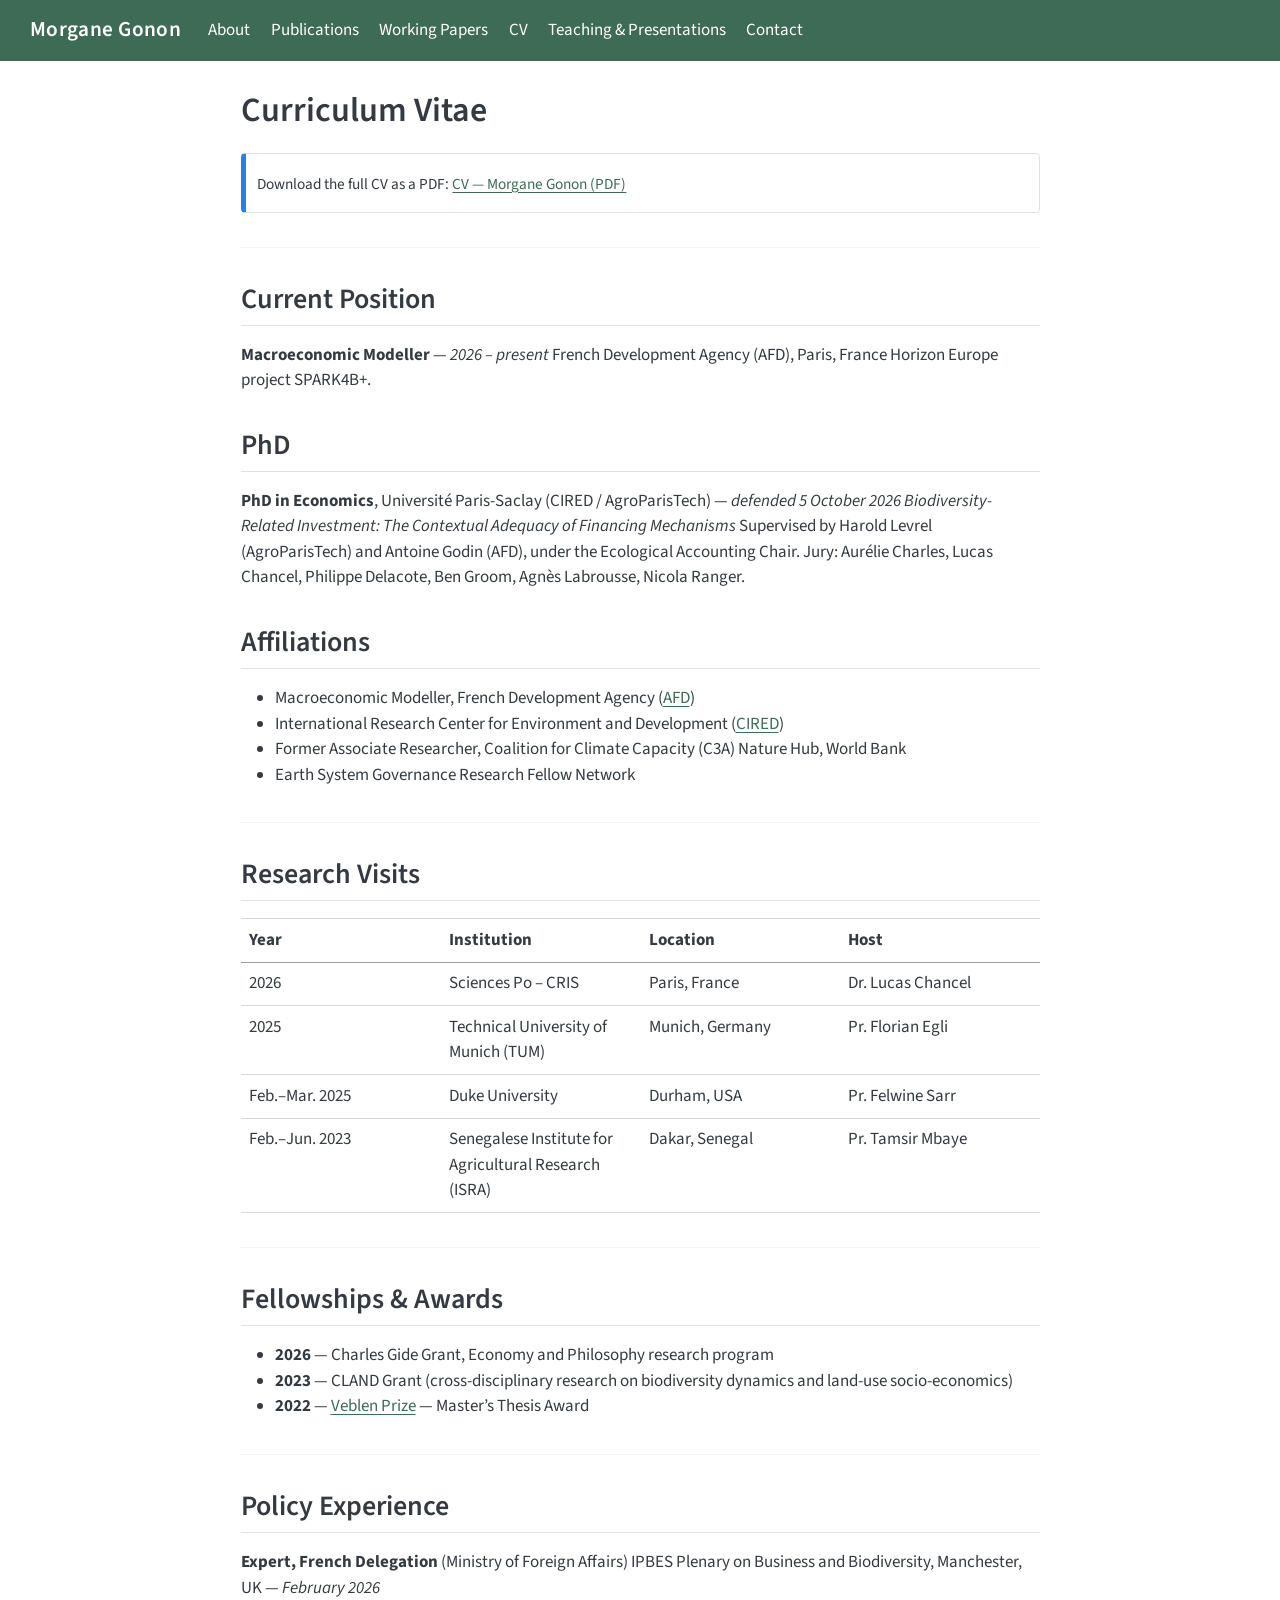
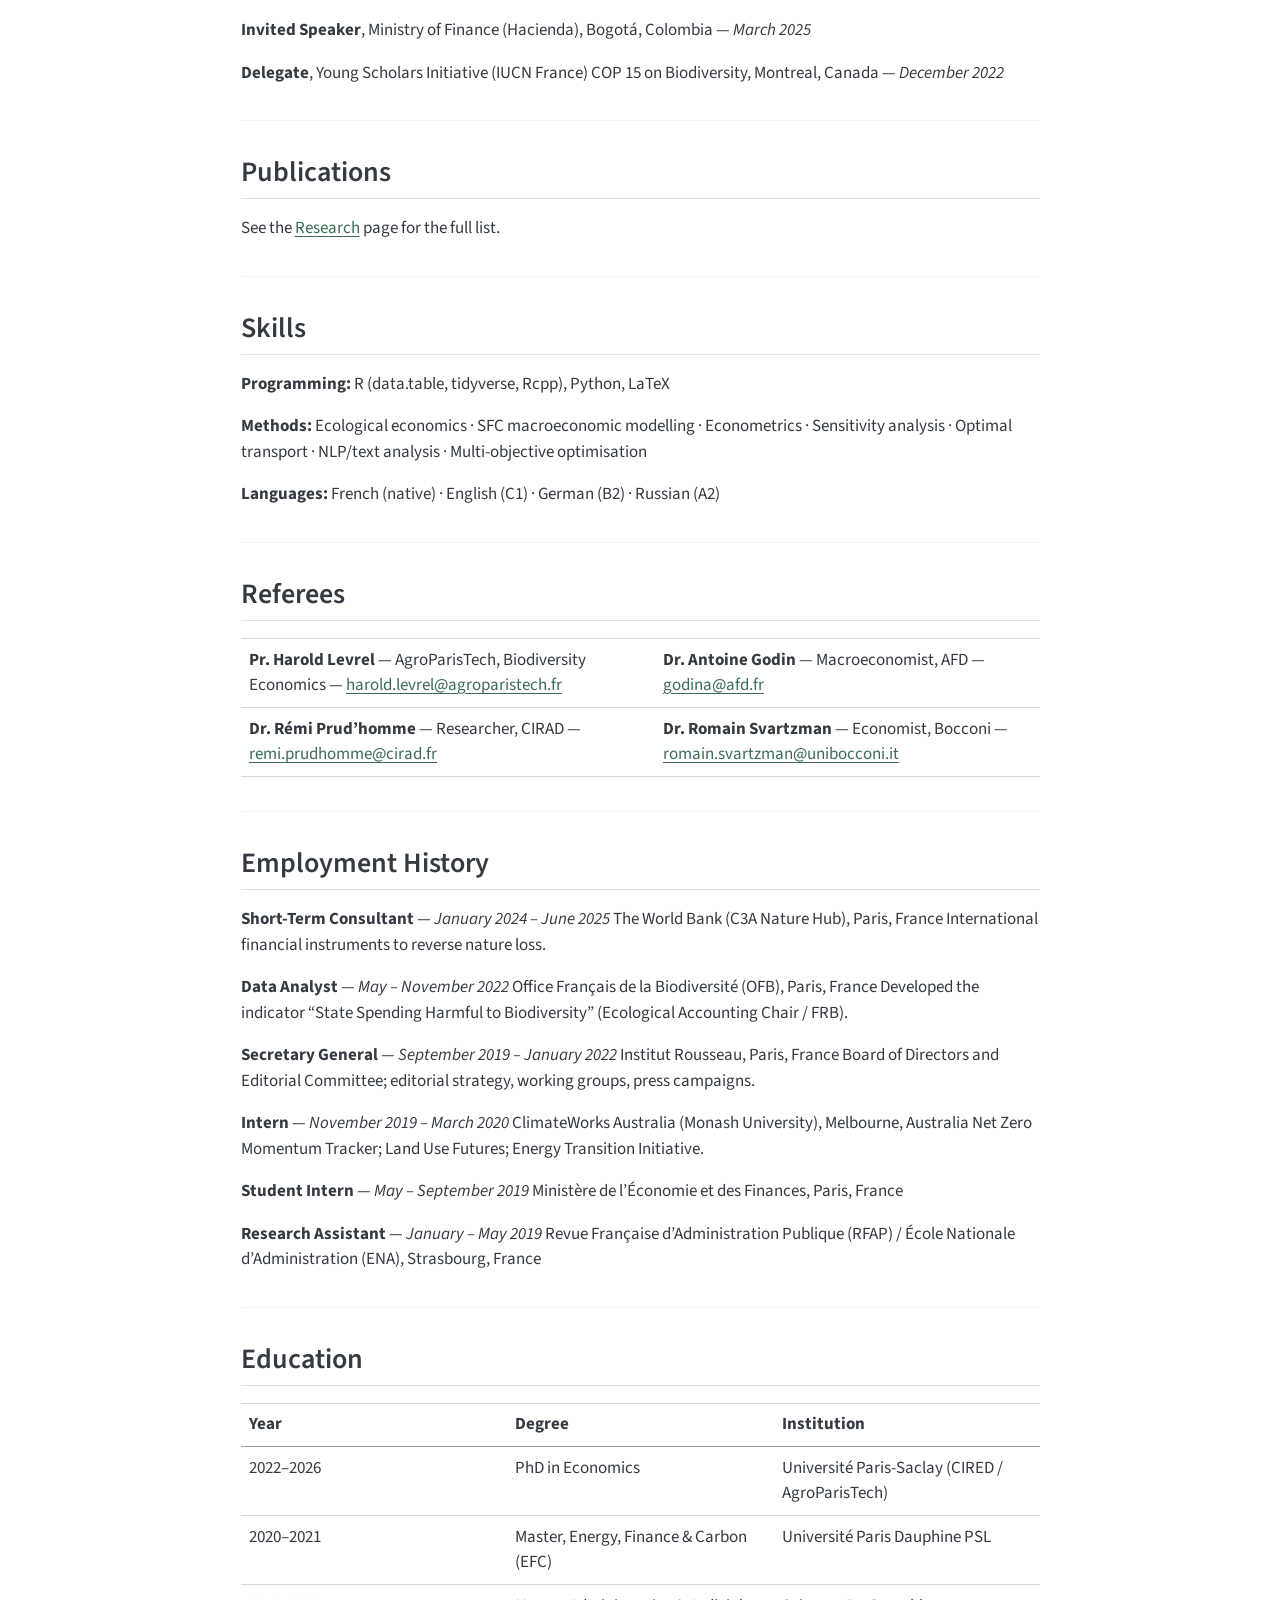
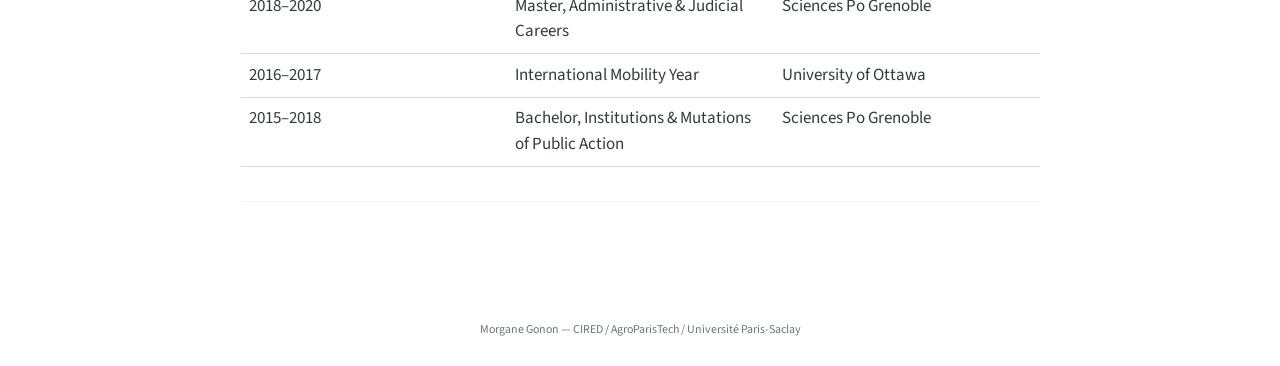
<file: docs/cv.html>
<!DOCTYPE html>
<html xmlns="http://www.w3.org/1999/xhtml" lang="en" xml:lang="en"><head>

<meta charset="utf-8">
<meta name="generator" content="quarto-1.9.38">

<meta name="viewport" content="width=device-width, initial-scale=1.0, user-scalable=yes">


<title>Curriculum Vitae – Morgane Gonon</title>
<style>
/* Default styles provided by pandoc.
** See https://pandoc.org/MANUAL.html#variables-for-html for config info.
*/
code{white-space: pre-wrap;}
span.smallcaps{font-variant: small-caps;}
div.columns{display: flex; gap: min(4vw, 1.5em);}
div.column{flex: auto; overflow-x: auto;}
div.hanging-indent{margin-left: 1.5em; text-indent: -1.5em;}
ul.task-list{list-style: none;}
ul.task-list li input[type="checkbox"] {
  width: 0.8em;
  margin: 0 0.8em 0.2em -1em; /* quarto-specific, see https://github.com/quarto-dev/quarto-cli/issues/4556 */ 
  vertical-align: middle;
}
</style>


<script src="site_libs/quarto-nav/quarto-nav.js"></script>
<script src="site_libs/quarto-nav/headroom.min.js"></script>
<script src="site_libs/clipboard/clipboard.min.js"></script>
<script src="site_libs/quarto-search/autocomplete.umd.js"></script>
<script src="site_libs/quarto-search/fuse.min.js"></script>
<script src="site_libs/quarto-search/quarto-search.js"></script>
<meta name="quarto:offset" content="./">
<script src="site_libs/quarto-html/quarto.js" type="module"></script>
<script src="site_libs/quarto-html/tabsets/tabsets.js" type="module"></script>
<script src="site_libs/quarto-html/popper.min.js"></script>
<script src="site_libs/quarto-html/tippy.umd.min.js"></script>
<script src="site_libs/quarto-html/anchor.min.js"></script>
<link href="site_libs/quarto-html/tippy.css" rel="stylesheet">
<link href="site_libs/quarto-html/quarto-syntax-highlighting-15634bcf2e68342d4ad2dfa704d543f6.css" rel="stylesheet" id="quarto-text-highlighting-styles">
<script src="site_libs/bootstrap/bootstrap.min.js"></script>
<link href="site_libs/bootstrap/bootstrap-icons.css" rel="stylesheet">
<link href="site_libs/bootstrap/bootstrap-57f3e6807a9f07407340f0dc6c55d180.min.css" rel="stylesheet" append-hash="true" id="quarto-bootstrap" data-mode="light">
<script id="quarto-search-options" type="application/json">{
  "location": "navbar",
  "copy-button": false,
  "collapse-after": 3,
  "panel-placement": "end",
  "type": "overlay",
  "limit": 50,
  "keyboard-shortcut": [
    "f",
    "/",
    "s"
  ],
  "show-item-context": false,
  "language": {
    "search-no-results-text": "No results",
    "search-matching-documents-text": "matching documents",
    "search-copy-link-title": "Copy link to search",
    "search-hide-matches-text": "Hide additional matches",
    "search-more-match-text": "more match in this document",
    "search-more-matches-text": "more matches in this document",
    "search-clear-button-title": "Clear",
    "search-text-placeholder": "",
    "search-detached-cancel-button-title": "Cancel",
    "search-submit-button-title": "Submit",
    "search-label": "Search"
  }
}</script>


<link rel="stylesheet" href="styles.css">
</head>

<body class="nav-fixed fullcontent quarto-light">

<div id="quarto-search-results"></div>
  <header id="quarto-header" class="headroom fixed-top">
    <nav class="navbar navbar-expand-lg " data-bs-theme="dark">
      <div class="navbar-container container-fluid">
      <div class="navbar-brand-container mx-auto">
    <a class="navbar-brand" href="./index.html">
    <span class="navbar-title">Morgane Gonon</span>
    </a>
  </div>
          <button class="navbar-toggler" type="button" data-bs-toggle="collapse" data-bs-target="#navbarCollapse" aria-controls="navbarCollapse" role="menu" aria-expanded="false" aria-label="Toggle navigation" onclick="if (window.quartoToggleHeadroom) { window.quartoToggleHeadroom(); }">
  <span class="navbar-toggler-icon"></span>
</button>
          <div class="collapse navbar-collapse" id="navbarCollapse">
            <ul class="navbar-nav navbar-nav-scroll me-auto">
  <li class="nav-item">
    <a class="nav-link" href="./index.html"> 
<span class="menu-text">About</span></a>
  </li>  
  <li class="nav-item">
    <a class="nav-link" href="./publications.html"> 
<span class="menu-text">Publications</span></a>
  </li>  
  <li class="nav-item">
    <a class="nav-link" href="./working-papers.html"> 
<span class="menu-text">Working Papers</span></a>
  </li>  
  <li class="nav-item">
    <a class="nav-link active" href="./cv.html" aria-current="page"> 
<span class="menu-text">CV</span></a>
  </li>  
  <li class="nav-item">
    <a class="nav-link" href="./teaching.html"> 
<span class="menu-text">Teaching &amp; Presentations</span></a>
  </li>  
  <li class="nav-item">
    <a class="nav-link" href="./contact.html"> 
<span class="menu-text">Contact</span></a>
  </li>  
</ul>
          </div> <!-- /navcollapse -->
            <div class="quarto-navbar-tools">
</div>
      </div> <!-- /container-fluid -->
    </nav>
</header>
<!-- content -->
<div id="quarto-content" class="quarto-container page-columns page-rows-contents page-layout-article page-navbar">
<!-- sidebar -->
<!-- margin-sidebar -->
    
<!-- main -->
<main class="content" id="quarto-document-content">

<header id="title-block-header" class="quarto-title-block default">
<div class="quarto-title">
<h1 class="title">Curriculum Vitae</h1>
</div>



<div class="quarto-title-meta">

    
  
    
  </div>
  


</header>


<div class="callout callout-style-simple callout-note no-icon">
<div class="callout-body d-flex">
<div class="callout-icon-container">
<i class="callout-icon no-icon"></i>
</div>
<div class="callout-body-container">
<p>Download the full CV as a PDF: <strong><a href="cv.pdf">CV — Morgane Gonon (PDF)</a></strong></p>
</div>
</div>
</div>
<hr>
<section id="current-position" class="level2">
<h2 class="anchored" data-anchor-id="current-position">Current Position</h2>
<p><strong>Macroeconomic Modeller</strong> — <em>2026 – present</em> French Development Agency (AFD), Paris, France Horizon Europe project SPARK4B+.</p>
</section>
<section id="phd" class="level2">
<h2 class="anchored" data-anchor-id="phd">PhD</h2>
<p><strong>PhD in Economics</strong>, Université Paris-Saclay (CIRED / AgroParisTech) — <em>defended 5 October 2026</em> <em>Biodiversity-Related Investment: The Contextual Adequacy of Financing Mechanisms</em> Supervised by Harold Levrel (AgroParisTech) and Antoine Godin (AFD), under the Ecological Accounting Chair. Jury: Aurélie Charles, Lucas Chancel, Philippe Delacote, Ben Groom, Agnès Labrousse, Nicola Ranger.</p>
</section>
<section id="affiliations" class="level2">
<h2 class="anchored" data-anchor-id="affiliations">Affiliations</h2>
<ul>
<li>Macroeconomic Modeller, French Development Agency (<a href="https://www.afd.fr/en">AFD</a>)</li>
<li>International Research Center for Environment and Development (<a href="https://www.centre-cired.fr/en/">CIRED</a>)</li>
<li>Former Associate Researcher, Coalition for Climate Capacity (C3A) Nature Hub, World Bank</li>
<li>Earth System Governance Research Fellow Network</li>
</ul>
<hr>
</section>
<section id="research-visits" class="level2">
<h2 class="anchored" data-anchor-id="research-visits">Research Visits</h2>
<table class="caption-top table">
<colgroup>
<col style="width: 25%">
<col style="width: 25%">
<col style="width: 25%">
<col style="width: 25%">
</colgroup>
<thead>
<tr class="header">
<th>Year</th>
<th>Institution</th>
<th>Location</th>
<th>Host</th>
</tr>
</thead>
<tbody>
<tr class="odd">
<td>2026</td>
<td>Sciences Po – CRIS</td>
<td>Paris, France</td>
<td>Dr.&nbsp;Lucas Chancel</td>
</tr>
<tr class="even">
<td>2025</td>
<td>Technical University of Munich (TUM)</td>
<td>Munich, Germany</td>
<td>Pr. Florian Egli</td>
</tr>
<tr class="odd">
<td>Feb.–Mar.&nbsp;2025</td>
<td>Duke University</td>
<td>Durham, USA</td>
<td>Pr. Felwine Sarr</td>
</tr>
<tr class="even">
<td>Feb.–Jun.&nbsp;2023</td>
<td>Senegalese Institute for Agricultural Research (ISRA)</td>
<td>Dakar, Senegal</td>
<td>Pr. Tamsir Mbaye</td>
</tr>
</tbody>
</table>
<hr>
</section>
<section id="fellowships-awards" class="level2">
<h2 class="anchored" data-anchor-id="fellowships-awards">Fellowships &amp; Awards</h2>
<ul>
<li><strong>2026</strong> — Charles Gide Grant, Economy and Philosophy research program</li>
<li><strong>2023</strong> — CLAND Grant (cross-disciplinary research on biodiversity dynamics and land-use socio-economics)</li>
<li><strong>2022</strong> — <a href="https://www.veblen-institute.org/Morgane-Gonon-et-Mandie-Joulin-co-laureates-du-Prix-Veblen-2022.html">Veblen Prize</a> — Master’s Thesis Award</li>
</ul>
<hr>
</section>
<section id="policy-experience" class="level2">
<h2 class="anchored" data-anchor-id="policy-experience">Policy Experience</h2>
<p><strong>Expert, French Delegation</strong> (Ministry of Foreign Affairs) IPBES Plenary on Business and Biodiversity, Manchester, UK — <em>February 2026</em></p>
<p><strong>Invited Speaker</strong>, Ministry of Finance (Hacienda), Bogotá, Colombia — <em>March 2025</em></p>
<p><strong>Delegate</strong>, Young Scholars Initiative (IUCN France) COP 15 on Biodiversity, Montreal, Canada — <em>December 2022</em></p>
<hr>
</section>
<section id="publications" class="level2">
<h2 class="anchored" data-anchor-id="publications">Publications</h2>
<p>See the <a href="./research.html">Research</a> page for the full list.</p>
<hr>
</section>
<section id="skills" class="level2">
<h2 class="anchored" data-anchor-id="skills">Skills</h2>
<p><strong>Programming:</strong> R (data.table, tidyverse, Rcpp), Python, LaTeX</p>
<p><strong>Methods:</strong> Ecological economics · SFC macroeconomic modelling · Econometrics · Sensitivity analysis · Optimal transport · NLP/text analysis · Multi-objective optimisation</p>
<p><strong>Languages:</strong> French (native) · English (C1) · German (B2) · Russian (A2)</p>
<hr>
</section>
<section id="referees" class="level2">
<h2 class="anchored" data-anchor-id="referees">Referees</h2>
<table class="caption-top table">
<tbody>
<tr class="odd">
<td><strong>Pr. Harold Levrel</strong> — AgroParisTech, Biodiversity Economics — <a href="mailto:harold.levrel@agroparistech.fr">harold.levrel@agroparistech.fr</a></td>
<td><strong>Dr.&nbsp;Antoine Godin</strong> — Macroeconomist, AFD — <a href="mailto:godina@afd.fr">godina@afd.fr</a></td>
</tr>
<tr class="even">
<td><strong>Dr.&nbsp;Rémi Prud’homme</strong> — Researcher, CIRAD — <a href="mailto:remi.prudhomme@cirad.fr">remi.prudhomme@cirad.fr</a></td>
<td><strong>Dr.&nbsp;Romain Svartzman</strong> — Economist, Bocconi — <a href="mailto:romain.svartzman@unibocconi.it">romain.svartzman@unibocconi.it</a></td>
</tr>
</tbody>
</table>
<hr>
</section>
<section id="employment-history" class="level2">
<h2 class="anchored" data-anchor-id="employment-history">Employment History</h2>
<p><strong>Short-Term Consultant</strong> — <em>January 2024 – June 2025</em> The World Bank (C3A Nature Hub), Paris, France International financial instruments to reverse nature loss.</p>
<p><strong>Data Analyst</strong> — <em>May – November 2022</em> Office Français de la Biodiversité (OFB), Paris, France Developed the indicator “State Spending Harmful to Biodiversity” (Ecological Accounting Chair / FRB).</p>
<p><strong>Secretary General</strong> — <em>September 2019 – January 2022</em> Institut Rousseau, Paris, France Board of Directors and Editorial Committee; editorial strategy, working groups, press campaigns.</p>
<p><strong>Intern</strong> — <em>November 2019 – March 2020</em> ClimateWorks Australia (Monash University), Melbourne, Australia Net Zero Momentum Tracker; Land Use Futures; Energy Transition Initiative.</p>
<p><strong>Student Intern</strong> — <em>May – September 2019</em> Ministère de l’Économie et des Finances, Paris, France</p>
<p><strong>Research Assistant</strong> — <em>January – May 2019</em> Revue Française d’Administration Publique (RFAP) / École Nationale d’Administration (ENA), Strasbourg, France</p>
<hr>
</section>
<section id="education" class="level2">
<h2 class="anchored" data-anchor-id="education">Education</h2>
<table class="caption-top table">
<colgroup>
<col style="width: 33%">
<col style="width: 33%">
<col style="width: 33%">
</colgroup>
<thead>
<tr class="header">
<th>Year</th>
<th>Degree</th>
<th>Institution</th>
</tr>
</thead>
<tbody>
<tr class="odd">
<td>2022–2026</td>
<td>PhD in Economics</td>
<td>Université Paris-Saclay (CIRED / AgroParisTech)</td>
</tr>
<tr class="even">
<td>2020–2021</td>
<td>Master, Energy, Finance &amp; Carbon (EFC)</td>
<td>Université Paris Dauphine PSL</td>
</tr>
<tr class="odd">
<td>2018–2020</td>
<td>Master, Administrative &amp; Judicial Careers</td>
<td>Sciences Po Grenoble</td>
</tr>
<tr class="even">
<td>2016–2017</td>
<td>International Mobility Year</td>
<td>University of Ottawa</td>
</tr>
<tr class="odd">
<td>2015–2018</td>
<td>Bachelor, Institutions &amp; Mutations of Public Action</td>
<td>Sciences Po Grenoble</td>
</tr>
</tbody>
</table>
<hr>


</section>

</main> <!-- /main -->
<script id="quarto-html-after-body" type="application/javascript">
  window.document.addEventListener("DOMContentLoaded", function (event) {
    const icon = "";
    const anchorJS = new window.AnchorJS();
    anchorJS.options = {
      placement: 'right',
      icon: icon
    };
    anchorJS.add('.anchored');
    const isCodeAnnotation = (el) => {
      for (const clz of el.classList) {
        if (clz.startsWith('code-annotation-')) {                     
          return true;
        }
      }
      return false;
    }
    const onCopySuccess = function(e) {
      // button target
      const button = e.trigger;
      // don't keep focus
      button.blur();
      // flash "checked"
      button.classList.add('code-copy-button-checked');
      var currentTitle = button.getAttribute("title");
      button.setAttribute("title", "Copied!");
      let tooltip;
      if (window.bootstrap) {
        button.setAttribute("data-bs-toggle", "tooltip");
        button.setAttribute("data-bs-placement", "left");
        button.setAttribute("data-bs-title", "Copied!");
        tooltip = new bootstrap.Tooltip(button, 
          { trigger: "manual", 
            customClass: "code-copy-button-tooltip",
            offset: [0, -8]});
        tooltip.show();    
      }
      setTimeout(function() {
        if (tooltip) {
          tooltip.hide();
          button.removeAttribute("data-bs-title");
          button.removeAttribute("data-bs-toggle");
          button.removeAttribute("data-bs-placement");
        }
        button.setAttribute("title", currentTitle);
        button.classList.remove('code-copy-button-checked');
      }, 1000);
      // clear code selection
      e.clearSelection();
    }
    const getTextToCopy = function(trigger) {
      const outerScaffold = trigger.parentElement.cloneNode(true);
      const codeEl = outerScaffold.querySelector('code');
      for (const childEl of codeEl.children) {
        if (isCodeAnnotation(childEl)) {
          childEl.remove();
        }
      }
      return codeEl.innerText;
    }
    const clipboard = new window.ClipboardJS('.code-copy-button:not([data-in-quarto-modal])', {
      text: getTextToCopy
    });
    clipboard.on('success', onCopySuccess);
    if (window.document.getElementById('quarto-embedded-source-code-modal')) {
      const clipboardModal = new window.ClipboardJS('.code-copy-button[data-in-quarto-modal]', {
        text: getTextToCopy,
        container: window.document.getElementById('quarto-embedded-source-code-modal')
      });
      clipboardModal.on('success', onCopySuccess);
    }
      var localhostRegex = new RegExp(/^(?:http|https):\/\/localhost\:?[0-9]*\//);
      var mailtoRegex = new RegExp(/^mailto:/);
        var filterRegex = new RegExp('/' + window.location.host + '/');
      var isInternal = (href) => {
          return filterRegex.test(href) || localhostRegex.test(href) || mailtoRegex.test(href);
      }
      // Inspect non-navigation links and adorn them if external
     var links = window.document.querySelectorAll('a[href]:not(.nav-link):not(.navbar-brand):not(.toc-action):not(.sidebar-link):not(.sidebar-item-toggle):not(.pagination-link):not(.no-external):not([aria-hidden]):not(.dropdown-item):not(.quarto-navigation-tool):not(.about-link)');
      for (var i=0; i<links.length; i++) {
        const link = links[i];
        if (!isInternal(link.href)) {
          // undo the damage that might have been done by quarto-nav.js in the case of
          // links that we want to consider external
          if (link.dataset.originalHref !== undefined) {
            link.href = link.dataset.originalHref;
          }
        }
      }
    function tippyHover(el, contentFn, onTriggerFn, onUntriggerFn) {
      const config = {
        allowHTML: true,
        maxWidth: 500,
        delay: 100,
        arrow: false,
        appendTo: function(el) {
            return el.parentElement;
        },
        interactive: true,
        interactiveBorder: 10,
        theme: 'quarto',
        placement: 'bottom-start',
      };
      if (contentFn) {
        config.content = contentFn;
      }
      if (onTriggerFn) {
        config.onTrigger = onTriggerFn;
      }
      if (onUntriggerFn) {
        config.onUntrigger = onUntriggerFn;
      }
      window.tippy(el, config); 
    }
    const noterefs = window.document.querySelectorAll('a[role="doc-noteref"]');
    for (var i=0; i<noterefs.length; i++) {
      const ref = noterefs[i];
      tippyHover(ref, function() {
        // use id or data attribute instead here
        let href = ref.getAttribute('data-footnote-href') || ref.getAttribute('href');
        try { href = new URL(href).hash; } catch {}
        const id = href.replace(/^#\/?/, "");
        const note = window.document.getElementById(id);
        if (note) {
          return note.innerHTML;
        } else {
          return "";
        }
      });
    }
    const xrefs = window.document.querySelectorAll('a.quarto-xref');
    const processXRef = (id, note) => {
      // Strip column container classes
      const stripColumnClz = (el) => {
        el.classList.remove("page-full", "page-columns");
        if (el.children) {
          for (const child of el.children) {
            stripColumnClz(child);
          }
        }
      }
      stripColumnClz(note)
      if (id === null || id.startsWith('sec-')) {
        // Special case sections, only their first couple elements
        const container = document.createElement("div");
        if (note.children && note.children.length > 2) {
          container.appendChild(note.children[0].cloneNode(true));
          for (let i = 1; i < note.children.length; i++) {
            const child = note.children[i];
            if (child.tagName === "P" && child.innerText === "") {
              continue;
            } else {
              container.appendChild(child.cloneNode(true));
              break;
            }
          }
          if (window.Quarto?.typesetMath) {
            window.Quarto.typesetMath(container);
          }
          return container.innerHTML
        } else {
          if (window.Quarto?.typesetMath) {
            window.Quarto.typesetMath(note);
          }
          return note.innerHTML;
        }
      } else {
        // Remove any anchor links if they are present
        const anchorLink = note.querySelector('a.anchorjs-link');
        if (anchorLink) {
          anchorLink.remove();
        }
        if (window.Quarto?.typesetMath) {
          window.Quarto.typesetMath(note);
        }
        if (note.classList.contains("callout")) {
          return note.outerHTML;
        } else {
          return note.innerHTML;
        }
      }
    }
    for (var i=0; i<xrefs.length; i++) {
      const xref = xrefs[i];
      tippyHover(xref, undefined, function(instance) {
        instance.disable();
        let url = xref.getAttribute('href');
        let hash = undefined; 
        if (url.startsWith('#')) {
          hash = url;
        } else {
          try { hash = new URL(url).hash; } catch {}
        }
        if (hash) {
          const id = hash.replace(/^#\/?/, "");
          const note = window.document.getElementById(id);
          if (note !== null) {
            try {
              const html = processXRef(id, note.cloneNode(true));
              instance.setContent(html);
            } finally {
              instance.enable();
              instance.show();
            }
          } else {
            // See if we can fetch this
            fetch(url.split('#')[0])
            .then(res => res.text())
            .then(html => {
              const parser = new DOMParser();
              const htmlDoc = parser.parseFromString(html, "text/html");
              const note = htmlDoc.getElementById(id);
              if (note !== null) {
                const html = processXRef(id, note);
                instance.setContent(html);
              } 
            }).finally(() => {
              instance.enable();
              instance.show();
            });
          }
        } else {
          // See if we can fetch a full url (with no hash to target)
          // This is a special case and we should probably do some content thinning / targeting
          fetch(url)
          .then(res => res.text())
          .then(html => {
            const parser = new DOMParser();
            const htmlDoc = parser.parseFromString(html, "text/html");
            const note = htmlDoc.querySelector('main.content');
            if (note !== null) {
              // This should only happen for chapter cross references
              // (since there is no id in the URL)
              // remove the first header
              if (note.children.length > 0 && note.children[0].tagName === "HEADER") {
                note.children[0].remove();
              }
              const html = processXRef(null, note);
              instance.setContent(html);
            } 
          }).finally(() => {
            instance.enable();
            instance.show();
          });
        }
      }, function(instance) {
      });
    }
        let selectedAnnoteEl;
        const selectorForAnnotation = ( cell, annotation) => {
          let cellAttr = 'data-code-cell="' + cell + '"';
          let lineAttr = 'data-code-annotation="' +  annotation + '"';
          const selector = 'span[' + cellAttr + '][' + lineAttr + ']';
          return selector;
        }
        const selectCodeLines = (annoteEl) => {
          const doc = window.document;
          const targetCell = annoteEl.getAttribute("data-target-cell");
          const targetAnnotation = annoteEl.getAttribute("data-target-annotation");
          const annoteSpan = window.document.querySelector(selectorForAnnotation(targetCell, targetAnnotation));
          const lines = annoteSpan.getAttribute("data-code-lines").split(",");
          const lineIds = lines.map((line) => {
            return targetCell + "-" + line;
          })
          let top = null;
          let height = null;
          let parent = null;
          if (lineIds.length > 0) {
              //compute the position of the single el (top and bottom and make a div)
              const el = window.document.getElementById(lineIds[0]);
              top = el.offsetTop;
              height = el.offsetHeight;
              parent = el.parentElement.parentElement;
            if (lineIds.length > 1) {
              const lastEl = window.document.getElementById(lineIds[lineIds.length - 1]);
              const bottom = lastEl.offsetTop + lastEl.offsetHeight;
              height = bottom - top;
            }
            if (top !== null && height !== null && parent !== null) {
              // cook up a div (if necessary) and position it 
              let div = window.document.getElementById("code-annotation-line-highlight");
              if (div === null) {
                div = window.document.createElement("div");
                div.setAttribute("id", "code-annotation-line-highlight");
                div.style.position = 'absolute';
                parent.appendChild(div);
              }
              div.style.top = top - 2 + "px";
              div.style.height = height + 4 + "px";
              div.style.left = 0;
              let gutterDiv = window.document.getElementById("code-annotation-line-highlight-gutter");
              if (gutterDiv === null) {
                gutterDiv = window.document.createElement("div");
                gutterDiv.setAttribute("id", "code-annotation-line-highlight-gutter");
                gutterDiv.style.position = 'absolute';
                const codeCell = window.document.getElementById(targetCell);
                const gutter = codeCell.querySelector('.code-annotation-gutter');
                gutter.appendChild(gutterDiv);
              }
              gutterDiv.style.top = top - 2 + "px";
              gutterDiv.style.height = height + 4 + "px";
            }
            selectedAnnoteEl = annoteEl;
          }
        };
        const unselectCodeLines = () => {
          const elementsIds = ["code-annotation-line-highlight", "code-annotation-line-highlight-gutter"];
          elementsIds.forEach((elId) => {
            const div = window.document.getElementById(elId);
            if (div) {
              div.remove();
            }
          });
          selectedAnnoteEl = undefined;
        };
          // Handle positioning of the toggle
      window.addEventListener(
        "resize",
        throttle(() => {
          elRect = undefined;
          if (selectedAnnoteEl) {
            selectCodeLines(selectedAnnoteEl);
          }
        }, 10)
      );
      function throttle(fn, ms) {
      let throttle = false;
      let timer;
        return (...args) => {
          if(!throttle) { // first call gets through
              fn.apply(this, args);
              throttle = true;
          } else { // all the others get throttled
              if(timer) clearTimeout(timer); // cancel #2
              timer = setTimeout(() => {
                fn.apply(this, args);
                timer = throttle = false;
              }, ms);
          }
        };
      }
        // Attach click handler to the DT
        const annoteDls = window.document.querySelectorAll('dt[data-target-cell]');
        for (const annoteDlNode of annoteDls) {
          annoteDlNode.addEventListener('click', (event) => {
            const clickedEl = event.target;
            if (clickedEl !== selectedAnnoteEl) {
              unselectCodeLines();
              const activeEl = window.document.querySelector('dt[data-target-cell].code-annotation-active');
              if (activeEl) {
                activeEl.classList.remove('code-annotation-active');
              }
              selectCodeLines(clickedEl);
              clickedEl.classList.add('code-annotation-active');
            } else {
              // Unselect the line
              unselectCodeLines();
              clickedEl.classList.remove('code-annotation-active');
            }
          });
        }
    const findCites = (el) => {
      const parentEl = el.parentElement;
      if (parentEl) {
        const cites = parentEl.dataset.cites;
        if (cites) {
          return {
            el,
            cites: cites.split(' ')
          };
        } else {
          return findCites(el.parentElement)
        }
      } else {
        return undefined;
      }
    };
    var bibliorefs = window.document.querySelectorAll('a[role="doc-biblioref"]');
    for (var i=0; i<bibliorefs.length; i++) {
      const ref = bibliorefs[i];
      const citeInfo = findCites(ref);
      if (citeInfo) {
        tippyHover(citeInfo.el, function() {
          var popup = window.document.createElement('div');
          citeInfo.cites.forEach(function(cite) {
            var citeDiv = window.document.createElement('div');
            citeDiv.classList.add('hanging-indent');
            citeDiv.classList.add('csl-entry');
            var biblioDiv = window.document.getElementById('ref-' + cite);
            if (biblioDiv) {
              citeDiv.innerHTML = biblioDiv.innerHTML;
            }
            popup.appendChild(citeDiv);
          });
          return popup.innerHTML;
        });
      }
    }
  });
  </script>
</div> <!-- /content -->
<footer class="footer">
  <div class="nav-footer">
    <div class="nav-footer-left">
      &nbsp;
    </div>   
    <div class="nav-footer-center">
<p>Morgane Gonon — CIRED / AgroParisTech / Université Paris-Saclay</p>
</div>
    <div class="nav-footer-right">
      &nbsp;
    </div>
  </div>
</footer>




</body></html>
</file>
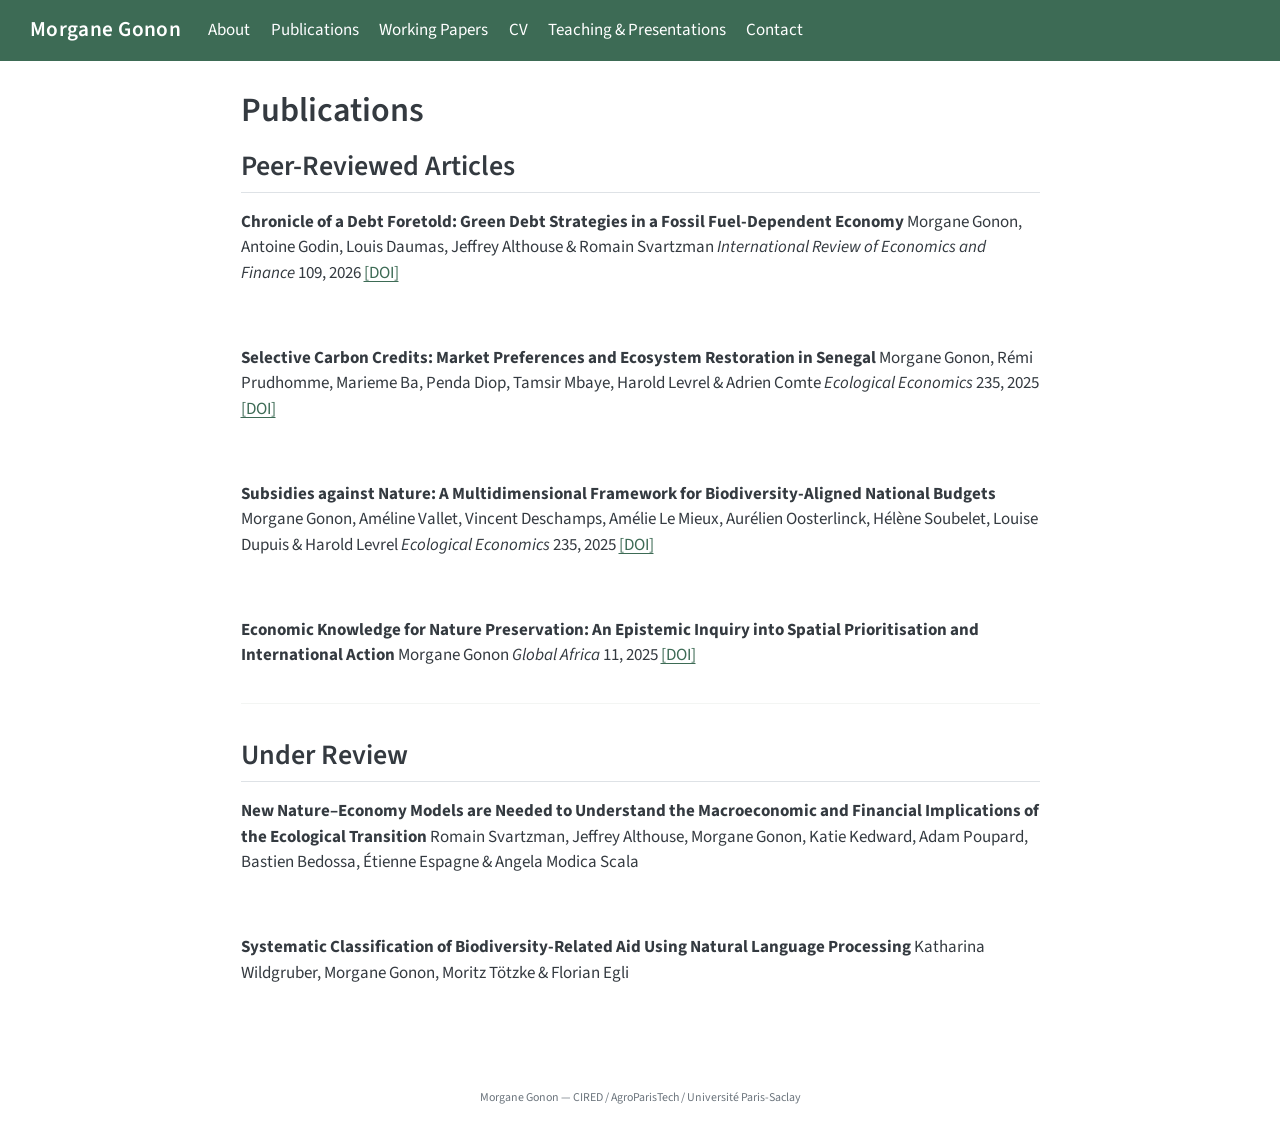
<file: docs/publications.html>
<!DOCTYPE html>
<html xmlns="http://www.w3.org/1999/xhtml" lang="en" xml:lang="en"><head>

<meta charset="utf-8">
<meta name="generator" content="quarto-1.9.38">

<meta name="viewport" content="width=device-width, initial-scale=1.0, user-scalable=yes">


<title>Publications – Morgane Gonon</title>
<style>
/* Default styles provided by pandoc.
** See https://pandoc.org/MANUAL.html#variables-for-html for config info.
*/
code{white-space: pre-wrap;}
span.smallcaps{font-variant: small-caps;}
div.columns{display: flex; gap: min(4vw, 1.5em);}
div.column{flex: auto; overflow-x: auto;}
div.hanging-indent{margin-left: 1.5em; text-indent: -1.5em;}
ul.task-list{list-style: none;}
ul.task-list li input[type="checkbox"] {
  width: 0.8em;
  margin: 0 0.8em 0.2em -1em; /* quarto-specific, see https://github.com/quarto-dev/quarto-cli/issues/4556 */ 
  vertical-align: middle;
}
</style>


<script src="site_libs/quarto-nav/quarto-nav.js"></script>
<script src="site_libs/quarto-nav/headroom.min.js"></script>
<script src="site_libs/clipboard/clipboard.min.js"></script>
<script src="site_libs/quarto-search/autocomplete.umd.js"></script>
<script src="site_libs/quarto-search/fuse.min.js"></script>
<script src="site_libs/quarto-search/quarto-search.js"></script>
<meta name="quarto:offset" content="./">
<script src="site_libs/quarto-html/quarto.js" type="module"></script>
<script src="site_libs/quarto-html/tabsets/tabsets.js" type="module"></script>
<script src="site_libs/quarto-html/popper.min.js"></script>
<script src="site_libs/quarto-html/tippy.umd.min.js"></script>
<script src="site_libs/quarto-html/anchor.min.js"></script>
<link href="site_libs/quarto-html/tippy.css" rel="stylesheet">
<link href="site_libs/quarto-html/quarto-syntax-highlighting-15634bcf2e68342d4ad2dfa704d543f6.css" rel="stylesheet" id="quarto-text-highlighting-styles">
<script src="site_libs/bootstrap/bootstrap.min.js"></script>
<link href="site_libs/bootstrap/bootstrap-icons.css" rel="stylesheet">
<link href="site_libs/bootstrap/bootstrap-57f3e6807a9f07407340f0dc6c55d180.min.css" rel="stylesheet" append-hash="true" id="quarto-bootstrap" data-mode="light">
<script id="quarto-search-options" type="application/json">{
  "location": "navbar",
  "copy-button": false,
  "collapse-after": 3,
  "panel-placement": "end",
  "type": "overlay",
  "limit": 50,
  "keyboard-shortcut": [
    "f",
    "/",
    "s"
  ],
  "show-item-context": false,
  "language": {
    "search-no-results-text": "No results",
    "search-matching-documents-text": "matching documents",
    "search-copy-link-title": "Copy link to search",
    "search-hide-matches-text": "Hide additional matches",
    "search-more-match-text": "more match in this document",
    "search-more-matches-text": "more matches in this document",
    "search-clear-button-title": "Clear",
    "search-text-placeholder": "",
    "search-detached-cancel-button-title": "Cancel",
    "search-submit-button-title": "Submit",
    "search-label": "Search"
  }
}</script>


<link rel="stylesheet" href="styles.css">
</head>

<body class="nav-fixed fullcontent quarto-light">

<div id="quarto-search-results"></div>
  <header id="quarto-header" class="headroom fixed-top">
    <nav class="navbar navbar-expand-lg " data-bs-theme="dark">
      <div class="navbar-container container-fluid">
      <div class="navbar-brand-container mx-auto">
    <a class="navbar-brand" href="./index.html">
    <span class="navbar-title">Morgane Gonon</span>
    </a>
  </div>
          <button class="navbar-toggler" type="button" data-bs-toggle="collapse" data-bs-target="#navbarCollapse" aria-controls="navbarCollapse" role="menu" aria-expanded="false" aria-label="Toggle navigation" onclick="if (window.quartoToggleHeadroom) { window.quartoToggleHeadroom(); }">
  <span class="navbar-toggler-icon"></span>
</button>
          <div class="collapse navbar-collapse" id="navbarCollapse">
            <ul class="navbar-nav navbar-nav-scroll me-auto">
  <li class="nav-item">
    <a class="nav-link" href="./index.html"> 
<span class="menu-text">About</span></a>
  </li>  
  <li class="nav-item">
    <a class="nav-link active" href="./publications.html" aria-current="page"> 
<span class="menu-text">Publications</span></a>
  </li>  
  <li class="nav-item">
    <a class="nav-link" href="./working-papers.html"> 
<span class="menu-text">Working Papers</span></a>
  </li>  
  <li class="nav-item">
    <a class="nav-link" href="./cv.html"> 
<span class="menu-text">CV</span></a>
  </li>  
  <li class="nav-item">
    <a class="nav-link" href="./teaching.html"> 
<span class="menu-text">Teaching &amp; Presentations</span></a>
  </li>  
  <li class="nav-item">
    <a class="nav-link" href="./contact.html"> 
<span class="menu-text">Contact</span></a>
  </li>  
</ul>
          </div> <!-- /navcollapse -->
            <div class="quarto-navbar-tools">
</div>
      </div> <!-- /container-fluid -->
    </nav>
</header>
<!-- content -->
<div id="quarto-content" class="quarto-container page-columns page-rows-contents page-layout-article page-navbar">
<!-- sidebar -->
<!-- margin-sidebar -->
    
<!-- main -->
<main class="content" id="quarto-document-content">

<header id="title-block-header" class="quarto-title-block default">
<div class="quarto-title">
<h1 class="title">Publications</h1>
</div>



<div class="quarto-title-meta">

    
  
    
  </div>
  


</header>


<section id="peer-reviewed-articles" class="level2">
<h2 class="anchored" data-anchor-id="peer-reviewed-articles">Peer-Reviewed Articles</h2>
<p><strong>Chronicle of a Debt Foretold: Green Debt Strategies in a Fossil Fuel-Dependent Economy</strong> Morgane Gonon, Antoine Godin, Louis Daumas, Jeffrey Althouse &amp; Romain Svartzman <em>International Review of Economics and Finance</em> 109, 2026 <a href="https://doi.org/10.1016/j.iref.2026.105301">[DOI]</a></p>
<p><br></p>
<p><strong>Selective Carbon Credits: Market Preferences and Ecosystem Restoration in Senegal</strong> Morgane Gonon, Rémi Prudhomme, Marieme Ba, Penda Diop, Tamsir Mbaye, Harold Levrel &amp; Adrien Comte <em>Ecological Economics</em> 235, 2025 <a href="https://doi.org/10.1016/j.ecolecon.2025.108626">[DOI]</a></p>
<p><br></p>
<p><strong>Subsidies against Nature: A Multidimensional Framework for Biodiversity-Aligned National Budgets</strong> Morgane Gonon, Améline Vallet, Vincent Deschamps, Amélie Le Mieux, Aurélien Oosterlinck, Hélène Soubelet, Louise Dupuis &amp; Harold Levrel <em>Ecological Economics</em> 235, 2025 <a href="https://doi.org/10.1016/j.ecolecon.2025.108661">[DOI]</a></p>
<p><br></p>
<p><strong>Economic Knowledge for Nature Preservation: An Epistemic Inquiry into Spatial Prioritisation and International Action</strong> Morgane Gonon <em>Global Africa</em> 11, 2025 <a href="https://doi.org/10.57832/4gcb-e751">[DOI]</a></p>
<hr>
</section>
<section id="under-review" class="level2">
<h2 class="anchored" data-anchor-id="under-review">Under Review</h2>
<p><strong>New Nature–Economy Models are Needed to Understand the Macroeconomic and Financial Implications of the Ecological Transition</strong> Romain Svartzman, Jeffrey Althouse, Morgane Gonon, Katie Kedward, Adam Poupard, Bastien Bedossa, Étienne Espagne &amp; Angela Modica Scala</p>
<p><br></p>
<p><strong>Systematic Classification of Biodiversity-Related Aid Using Natural Language Processing</strong> Katharina Wildgruber, Morgane Gonon, Moritz Tötzke &amp; Florian Egli</p>


</section>

</main> <!-- /main -->
<script id="quarto-html-after-body" type="application/javascript">
  window.document.addEventListener("DOMContentLoaded", function (event) {
    const icon = "";
    const anchorJS = new window.AnchorJS();
    anchorJS.options = {
      placement: 'right',
      icon: icon
    };
    anchorJS.add('.anchored');
    const isCodeAnnotation = (el) => {
      for (const clz of el.classList) {
        if (clz.startsWith('code-annotation-')) {                     
          return true;
        }
      }
      return false;
    }
    const onCopySuccess = function(e) {
      // button target
      const button = e.trigger;
      // don't keep focus
      button.blur();
      // flash "checked"
      button.classList.add('code-copy-button-checked');
      var currentTitle = button.getAttribute("title");
      button.setAttribute("title", "Copied!");
      let tooltip;
      if (window.bootstrap) {
        button.setAttribute("data-bs-toggle", "tooltip");
        button.setAttribute("data-bs-placement", "left");
        button.setAttribute("data-bs-title", "Copied!");
        tooltip = new bootstrap.Tooltip(button, 
          { trigger: "manual", 
            customClass: "code-copy-button-tooltip",
            offset: [0, -8]});
        tooltip.show();    
      }
      setTimeout(function() {
        if (tooltip) {
          tooltip.hide();
          button.removeAttribute("data-bs-title");
          button.removeAttribute("data-bs-toggle");
          button.removeAttribute("data-bs-placement");
        }
        button.setAttribute("title", currentTitle);
        button.classList.remove('code-copy-button-checked');
      }, 1000);
      // clear code selection
      e.clearSelection();
    }
    const getTextToCopy = function(trigger) {
      const outerScaffold = trigger.parentElement.cloneNode(true);
      const codeEl = outerScaffold.querySelector('code');
      for (const childEl of codeEl.children) {
        if (isCodeAnnotation(childEl)) {
          childEl.remove();
        }
      }
      return codeEl.innerText;
    }
    const clipboard = new window.ClipboardJS('.code-copy-button:not([data-in-quarto-modal])', {
      text: getTextToCopy
    });
    clipboard.on('success', onCopySuccess);
    if (window.document.getElementById('quarto-embedded-source-code-modal')) {
      const clipboardModal = new window.ClipboardJS('.code-copy-button[data-in-quarto-modal]', {
        text: getTextToCopy,
        container: window.document.getElementById('quarto-embedded-source-code-modal')
      });
      clipboardModal.on('success', onCopySuccess);
    }
      var localhostRegex = new RegExp(/^(?:http|https):\/\/localhost\:?[0-9]*\//);
      var mailtoRegex = new RegExp(/^mailto:/);
        var filterRegex = new RegExp('/' + window.location.host + '/');
      var isInternal = (href) => {
          return filterRegex.test(href) || localhostRegex.test(href) || mailtoRegex.test(href);
      }
      // Inspect non-navigation links and adorn them if external
     var links = window.document.querySelectorAll('a[href]:not(.nav-link):not(.navbar-brand):not(.toc-action):not(.sidebar-link):not(.sidebar-item-toggle):not(.pagination-link):not(.no-external):not([aria-hidden]):not(.dropdown-item):not(.quarto-navigation-tool):not(.about-link)');
      for (var i=0; i<links.length; i++) {
        const link = links[i];
        if (!isInternal(link.href)) {
          // undo the damage that might have been done by quarto-nav.js in the case of
          // links that we want to consider external
          if (link.dataset.originalHref !== undefined) {
            link.href = link.dataset.originalHref;
          }
        }
      }
    function tippyHover(el, contentFn, onTriggerFn, onUntriggerFn) {
      const config = {
        allowHTML: true,
        maxWidth: 500,
        delay: 100,
        arrow: false,
        appendTo: function(el) {
            return el.parentElement;
        },
        interactive: true,
        interactiveBorder: 10,
        theme: 'quarto',
        placement: 'bottom-start',
      };
      if (contentFn) {
        config.content = contentFn;
      }
      if (onTriggerFn) {
        config.onTrigger = onTriggerFn;
      }
      if (onUntriggerFn) {
        config.onUntrigger = onUntriggerFn;
      }
      window.tippy(el, config); 
    }
    const noterefs = window.document.querySelectorAll('a[role="doc-noteref"]');
    for (var i=0; i<noterefs.length; i++) {
      const ref = noterefs[i];
      tippyHover(ref, function() {
        // use id or data attribute instead here
        let href = ref.getAttribute('data-footnote-href') || ref.getAttribute('href');
        try { href = new URL(href).hash; } catch {}
        const id = href.replace(/^#\/?/, "");
        const note = window.document.getElementById(id);
        if (note) {
          return note.innerHTML;
        } else {
          return "";
        }
      });
    }
    const xrefs = window.document.querySelectorAll('a.quarto-xref');
    const processXRef = (id, note) => {
      // Strip column container classes
      const stripColumnClz = (el) => {
        el.classList.remove("page-full", "page-columns");
        if (el.children) {
          for (const child of el.children) {
            stripColumnClz(child);
          }
        }
      }
      stripColumnClz(note)
      if (id === null || id.startsWith('sec-')) {
        // Special case sections, only their first couple elements
        const container = document.createElement("div");
        if (note.children && note.children.length > 2) {
          container.appendChild(note.children[0].cloneNode(true));
          for (let i = 1; i < note.children.length; i++) {
            const child = note.children[i];
            if (child.tagName === "P" && child.innerText === "") {
              continue;
            } else {
              container.appendChild(child.cloneNode(true));
              break;
            }
          }
          if (window.Quarto?.typesetMath) {
            window.Quarto.typesetMath(container);
          }
          return container.innerHTML
        } else {
          if (window.Quarto?.typesetMath) {
            window.Quarto.typesetMath(note);
          }
          return note.innerHTML;
        }
      } else {
        // Remove any anchor links if they are present
        const anchorLink = note.querySelector('a.anchorjs-link');
        if (anchorLink) {
          anchorLink.remove();
        }
        if (window.Quarto?.typesetMath) {
          window.Quarto.typesetMath(note);
        }
        if (note.classList.contains("callout")) {
          return note.outerHTML;
        } else {
          return note.innerHTML;
        }
      }
    }
    for (var i=0; i<xrefs.length; i++) {
      const xref = xrefs[i];
      tippyHover(xref, undefined, function(instance) {
        instance.disable();
        let url = xref.getAttribute('href');
        let hash = undefined; 
        if (url.startsWith('#')) {
          hash = url;
        } else {
          try { hash = new URL(url).hash; } catch {}
        }
        if (hash) {
          const id = hash.replace(/^#\/?/, "");
          const note = window.document.getElementById(id);
          if (note !== null) {
            try {
              const html = processXRef(id, note.cloneNode(true));
              instance.setContent(html);
            } finally {
              instance.enable();
              instance.show();
            }
          } else {
            // See if we can fetch this
            fetch(url.split('#')[0])
            .then(res => res.text())
            .then(html => {
              const parser = new DOMParser();
              const htmlDoc = parser.parseFromString(html, "text/html");
              const note = htmlDoc.getElementById(id);
              if (note !== null) {
                const html = processXRef(id, note);
                instance.setContent(html);
              } 
            }).finally(() => {
              instance.enable();
              instance.show();
            });
          }
        } else {
          // See if we can fetch a full url (with no hash to target)
          // This is a special case and we should probably do some content thinning / targeting
          fetch(url)
          .then(res => res.text())
          .then(html => {
            const parser = new DOMParser();
            const htmlDoc = parser.parseFromString(html, "text/html");
            const note = htmlDoc.querySelector('main.content');
            if (note !== null) {
              // This should only happen for chapter cross references
              // (since there is no id in the URL)
              // remove the first header
              if (note.children.length > 0 && note.children[0].tagName === "HEADER") {
                note.children[0].remove();
              }
              const html = processXRef(null, note);
              instance.setContent(html);
            } 
          }).finally(() => {
            instance.enable();
            instance.show();
          });
        }
      }, function(instance) {
      });
    }
        let selectedAnnoteEl;
        const selectorForAnnotation = ( cell, annotation) => {
          let cellAttr = 'data-code-cell="' + cell + '"';
          let lineAttr = 'data-code-annotation="' +  annotation + '"';
          const selector = 'span[' + cellAttr + '][' + lineAttr + ']';
          return selector;
        }
        const selectCodeLines = (annoteEl) => {
          const doc = window.document;
          const targetCell = annoteEl.getAttribute("data-target-cell");
          const targetAnnotation = annoteEl.getAttribute("data-target-annotation");
          const annoteSpan = window.document.querySelector(selectorForAnnotation(targetCell, targetAnnotation));
          const lines = annoteSpan.getAttribute("data-code-lines").split(",");
          const lineIds = lines.map((line) => {
            return targetCell + "-" + line;
          })
          let top = null;
          let height = null;
          let parent = null;
          if (lineIds.length > 0) {
              //compute the position of the single el (top and bottom and make a div)
              const el = window.document.getElementById(lineIds[0]);
              top = el.offsetTop;
              height = el.offsetHeight;
              parent = el.parentElement.parentElement;
            if (lineIds.length > 1) {
              const lastEl = window.document.getElementById(lineIds[lineIds.length - 1]);
              const bottom = lastEl.offsetTop + lastEl.offsetHeight;
              height = bottom - top;
            }
            if (top !== null && height !== null && parent !== null) {
              // cook up a div (if necessary) and position it 
              let div = window.document.getElementById("code-annotation-line-highlight");
              if (div === null) {
                div = window.document.createElement("div");
                div.setAttribute("id", "code-annotation-line-highlight");
                div.style.position = 'absolute';
                parent.appendChild(div);
              }
              div.style.top = top - 2 + "px";
              div.style.height = height + 4 + "px";
              div.style.left = 0;
              let gutterDiv = window.document.getElementById("code-annotation-line-highlight-gutter");
              if (gutterDiv === null) {
                gutterDiv = window.document.createElement("div");
                gutterDiv.setAttribute("id", "code-annotation-line-highlight-gutter");
                gutterDiv.style.position = 'absolute';
                const codeCell = window.document.getElementById(targetCell);
                const gutter = codeCell.querySelector('.code-annotation-gutter');
                gutter.appendChild(gutterDiv);
              }
              gutterDiv.style.top = top - 2 + "px";
              gutterDiv.style.height = height + 4 + "px";
            }
            selectedAnnoteEl = annoteEl;
          }
        };
        const unselectCodeLines = () => {
          const elementsIds = ["code-annotation-line-highlight", "code-annotation-line-highlight-gutter"];
          elementsIds.forEach((elId) => {
            const div = window.document.getElementById(elId);
            if (div) {
              div.remove();
            }
          });
          selectedAnnoteEl = undefined;
        };
          // Handle positioning of the toggle
      window.addEventListener(
        "resize",
        throttle(() => {
          elRect = undefined;
          if (selectedAnnoteEl) {
            selectCodeLines(selectedAnnoteEl);
          }
        }, 10)
      );
      function throttle(fn, ms) {
      let throttle = false;
      let timer;
        return (...args) => {
          if(!throttle) { // first call gets through
              fn.apply(this, args);
              throttle = true;
          } else { // all the others get throttled
              if(timer) clearTimeout(timer); // cancel #2
              timer = setTimeout(() => {
                fn.apply(this, args);
                timer = throttle = false;
              }, ms);
          }
        };
      }
        // Attach click handler to the DT
        const annoteDls = window.document.querySelectorAll('dt[data-target-cell]');
        for (const annoteDlNode of annoteDls) {
          annoteDlNode.addEventListener('click', (event) => {
            const clickedEl = event.target;
            if (clickedEl !== selectedAnnoteEl) {
              unselectCodeLines();
              const activeEl = window.document.querySelector('dt[data-target-cell].code-annotation-active');
              if (activeEl) {
                activeEl.classList.remove('code-annotation-active');
              }
              selectCodeLines(clickedEl);
              clickedEl.classList.add('code-annotation-active');
            } else {
              // Unselect the line
              unselectCodeLines();
              clickedEl.classList.remove('code-annotation-active');
            }
          });
        }
    const findCites = (el) => {
      const parentEl = el.parentElement;
      if (parentEl) {
        const cites = parentEl.dataset.cites;
        if (cites) {
          return {
            el,
            cites: cites.split(' ')
          };
        } else {
          return findCites(el.parentElement)
        }
      } else {
        return undefined;
      }
    };
    var bibliorefs = window.document.querySelectorAll('a[role="doc-biblioref"]');
    for (var i=0; i<bibliorefs.length; i++) {
      const ref = bibliorefs[i];
      const citeInfo = findCites(ref);
      if (citeInfo) {
        tippyHover(citeInfo.el, function() {
          var popup = window.document.createElement('div');
          citeInfo.cites.forEach(function(cite) {
            var citeDiv = window.document.createElement('div');
            citeDiv.classList.add('hanging-indent');
            citeDiv.classList.add('csl-entry');
            var biblioDiv = window.document.getElementById('ref-' + cite);
            if (biblioDiv) {
              citeDiv.innerHTML = biblioDiv.innerHTML;
            }
            popup.appendChild(citeDiv);
          });
          return popup.innerHTML;
        });
      }
    }
  });
  </script>
</div> <!-- /content -->
<footer class="footer">
  <div class="nav-footer">
    <div class="nav-footer-left">
      &nbsp;
    </div>   
    <div class="nav-footer-center">
<p>Morgane Gonon — CIRED / AgroParisTech / Université Paris-Saclay</p>
</div>
    <div class="nav-footer-right">
      &nbsp;
    </div>
  </div>
</footer>




</body></html>
</file>
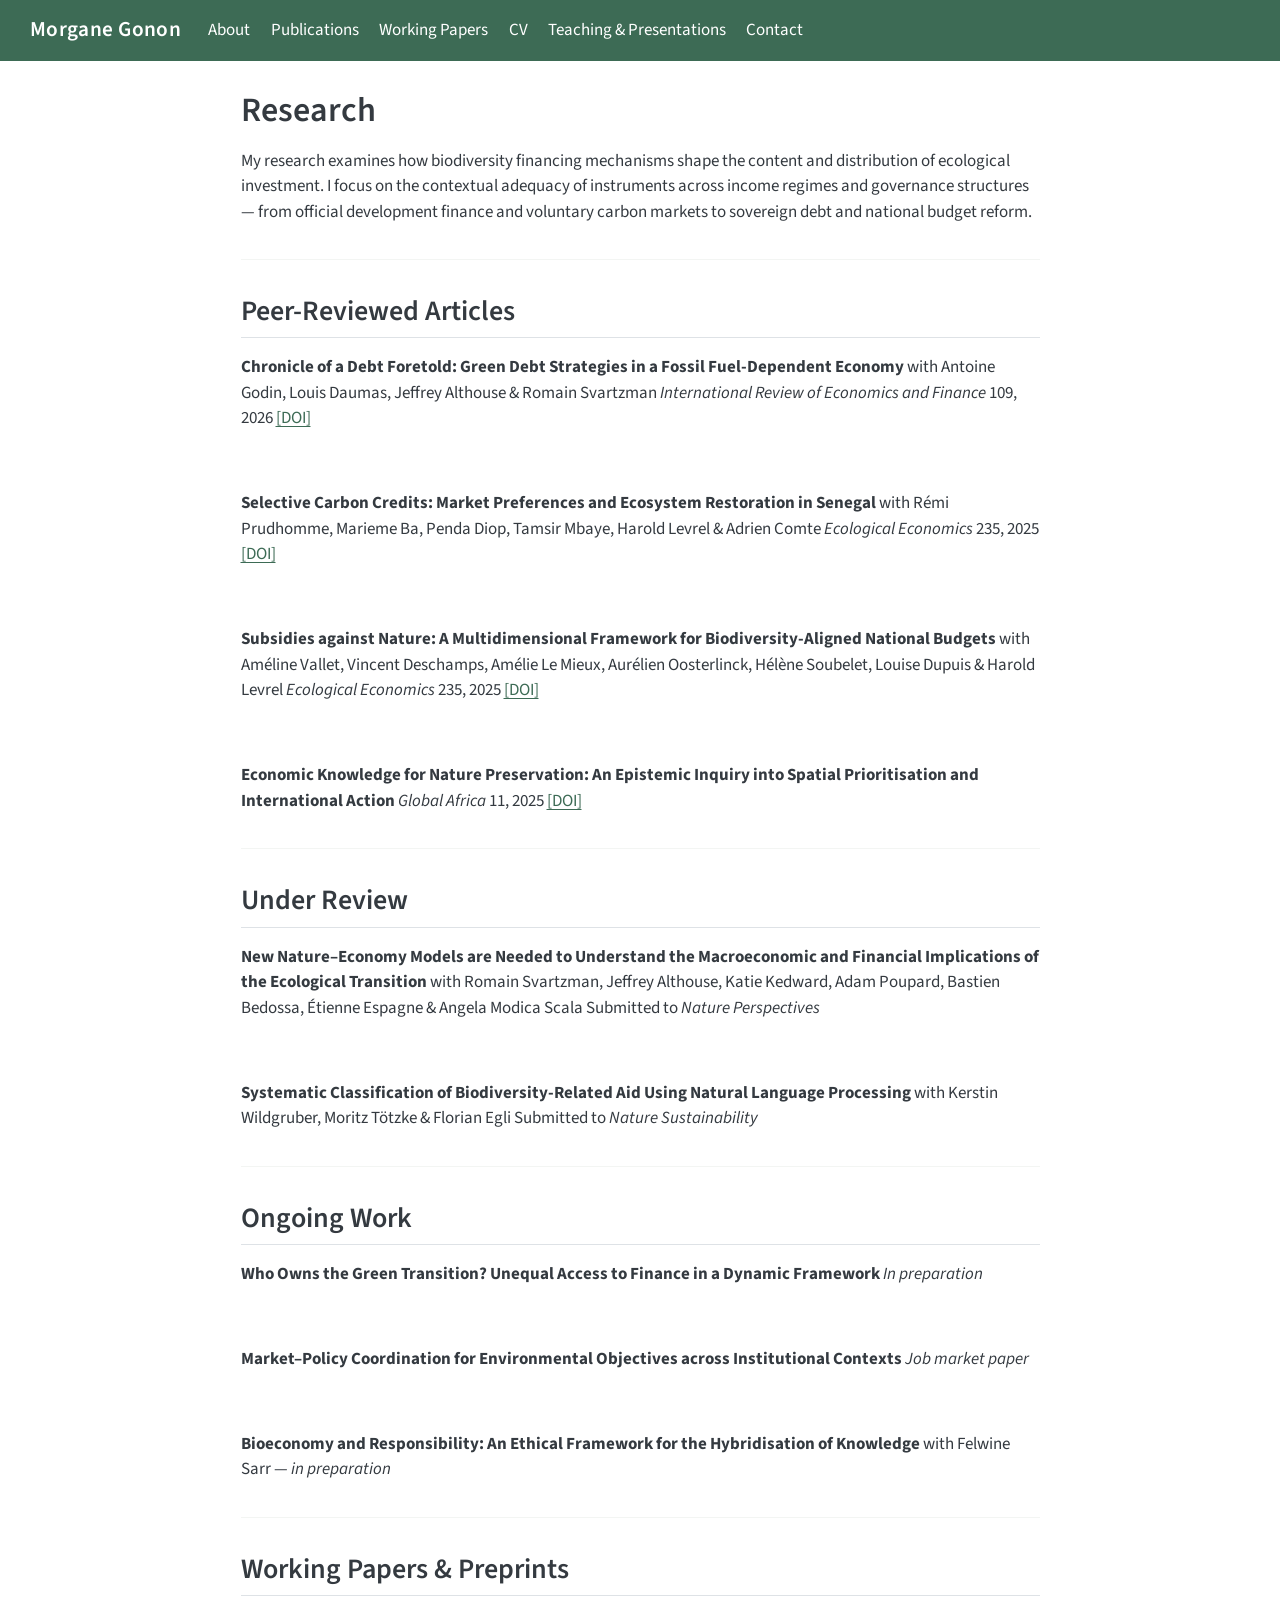
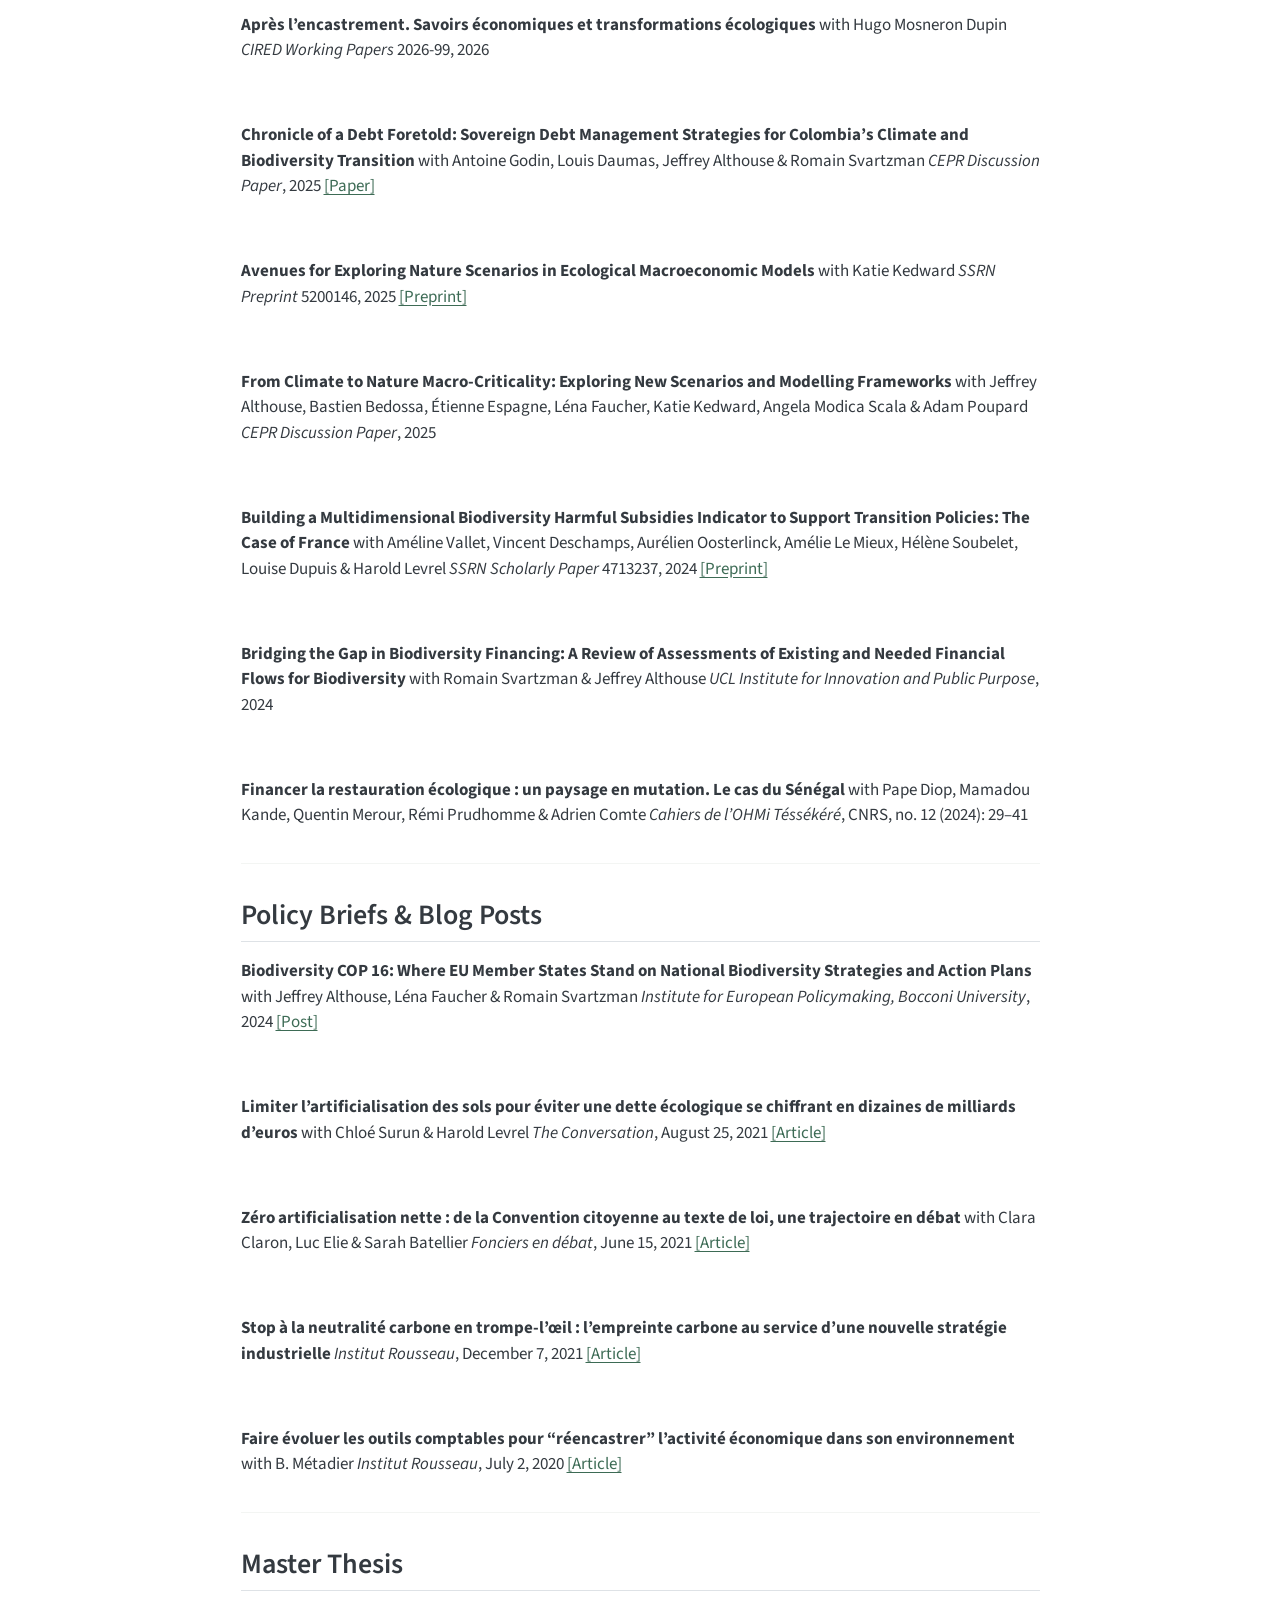
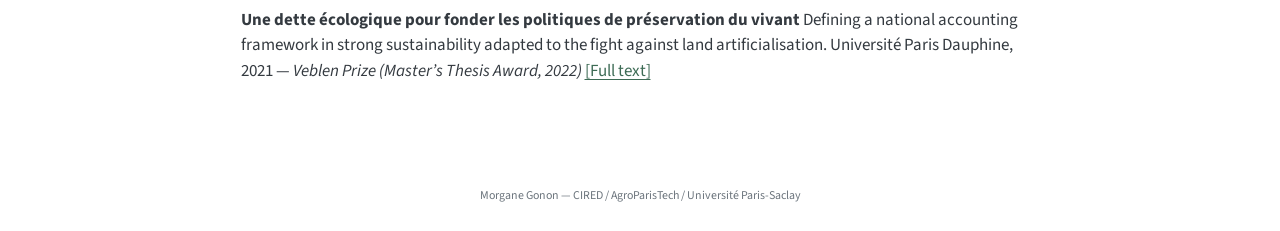
<file: docs/research.html>
<!DOCTYPE html>
<html xmlns="http://www.w3.org/1999/xhtml" lang="en" xml:lang="en"><head>

<meta charset="utf-8">
<meta name="generator" content="quarto-1.9.38">

<meta name="viewport" content="width=device-width, initial-scale=1.0, user-scalable=yes">


<title>Research – Morgane Gonon</title>
<style>
/* Default styles provided by pandoc.
** See https://pandoc.org/MANUAL.html#variables-for-html for config info.
*/
code{white-space: pre-wrap;}
span.smallcaps{font-variant: small-caps;}
div.columns{display: flex; gap: min(4vw, 1.5em);}
div.column{flex: auto; overflow-x: auto;}
div.hanging-indent{margin-left: 1.5em; text-indent: -1.5em;}
ul.task-list{list-style: none;}
ul.task-list li input[type="checkbox"] {
  width: 0.8em;
  margin: 0 0.8em 0.2em -1em; /* quarto-specific, see https://github.com/quarto-dev/quarto-cli/issues/4556 */ 
  vertical-align: middle;
}
</style>


<script src="site_libs/quarto-nav/quarto-nav.js"></script>
<script src="site_libs/quarto-nav/headroom.min.js"></script>
<script src="site_libs/clipboard/clipboard.min.js"></script>
<script src="site_libs/quarto-search/autocomplete.umd.js"></script>
<script src="site_libs/quarto-search/fuse.min.js"></script>
<script src="site_libs/quarto-search/quarto-search.js"></script>
<meta name="quarto:offset" content="./">
<script src="site_libs/quarto-html/quarto.js" type="module"></script>
<script src="site_libs/quarto-html/tabsets/tabsets.js" type="module"></script>
<script src="site_libs/quarto-html/popper.min.js"></script>
<script src="site_libs/quarto-html/tippy.umd.min.js"></script>
<script src="site_libs/quarto-html/anchor.min.js"></script>
<link href="site_libs/quarto-html/tippy.css" rel="stylesheet">
<link href="site_libs/quarto-html/quarto-syntax-highlighting-15634bcf2e68342d4ad2dfa704d543f6.css" rel="stylesheet" id="quarto-text-highlighting-styles">
<script src="site_libs/bootstrap/bootstrap.min.js"></script>
<link href="site_libs/bootstrap/bootstrap-icons.css" rel="stylesheet">
<link href="site_libs/bootstrap/bootstrap-57f3e6807a9f07407340f0dc6c55d180.min.css" rel="stylesheet" append-hash="true" id="quarto-bootstrap" data-mode="light">
<script id="quarto-search-options" type="application/json">{
  "location": "navbar",
  "copy-button": false,
  "collapse-after": 3,
  "panel-placement": "end",
  "type": "overlay",
  "limit": 50,
  "keyboard-shortcut": [
    "f",
    "/",
    "s"
  ],
  "show-item-context": false,
  "language": {
    "search-no-results-text": "No results",
    "search-matching-documents-text": "matching documents",
    "search-copy-link-title": "Copy link to search",
    "search-hide-matches-text": "Hide additional matches",
    "search-more-match-text": "more match in this document",
    "search-more-matches-text": "more matches in this document",
    "search-clear-button-title": "Clear",
    "search-text-placeholder": "",
    "search-detached-cancel-button-title": "Cancel",
    "search-submit-button-title": "Submit",
    "search-label": "Search"
  }
}</script>


<link rel="stylesheet" href="styles.css">
</head>

<body class="nav-fixed fullcontent quarto-light">

<div id="quarto-search-results"></div>
  <header id="quarto-header" class="headroom fixed-top">
    <nav class="navbar navbar-expand-lg " data-bs-theme="dark">
      <div class="navbar-container container-fluid">
      <div class="navbar-brand-container mx-auto">
    <a class="navbar-brand" href="./index.html">
    <span class="navbar-title">Morgane Gonon</span>
    </a>
  </div>
          <button class="navbar-toggler" type="button" data-bs-toggle="collapse" data-bs-target="#navbarCollapse" aria-controls="navbarCollapse" role="menu" aria-expanded="false" aria-label="Toggle navigation" onclick="if (window.quartoToggleHeadroom) { window.quartoToggleHeadroom(); }">
  <span class="navbar-toggler-icon"></span>
</button>
          <div class="collapse navbar-collapse" id="navbarCollapse">
            <ul class="navbar-nav navbar-nav-scroll me-auto">
  <li class="nav-item">
    <a class="nav-link" href="./index.html"> 
<span class="menu-text">About</span></a>
  </li>  
  <li class="nav-item">
    <a class="nav-link" href="./publications.html"> 
<span class="menu-text">Publications</span></a>
  </li>  
  <li class="nav-item">
    <a class="nav-link" href="./working-papers.html"> 
<span class="menu-text">Working Papers</span></a>
  </li>  
  <li class="nav-item">
    <a class="nav-link" href="./cv.html"> 
<span class="menu-text">CV</span></a>
  </li>  
  <li class="nav-item">
    <a class="nav-link" href="./teaching.html"> 
<span class="menu-text">Teaching &amp; Presentations</span></a>
  </li>  
  <li class="nav-item">
    <a class="nav-link" href="./contact.html"> 
<span class="menu-text">Contact</span></a>
  </li>  
</ul>
          </div> <!-- /navcollapse -->
            <div class="quarto-navbar-tools">
</div>
      </div> <!-- /container-fluid -->
    </nav>
</header>
<!-- content -->
<div id="quarto-content" class="quarto-container page-columns page-rows-contents page-layout-article page-navbar">
<!-- sidebar -->
<!-- margin-sidebar -->
    
<!-- main -->
<main class="content" id="quarto-document-content">

<header id="title-block-header" class="quarto-title-block default">
<div class="quarto-title">
<h1 class="title">Research</h1>
</div>



<div class="quarto-title-meta">

    
  
    
  </div>
  


</header>


<p>My research examines how biodiversity financing mechanisms shape the content and distribution of ecological investment. I focus on the contextual adequacy of instruments across income regimes and governance structures — from official development finance and voluntary carbon markets to sovereign debt and national budget reform.</p>
<hr>
<section id="peer-reviewed-articles" class="level2">
<h2 class="anchored" data-anchor-id="peer-reviewed-articles">Peer-Reviewed Articles</h2>
<p><strong>Chronicle of a Debt Foretold: Green Debt Strategies in a Fossil Fuel-Dependent Economy</strong> with Antoine Godin, Louis Daumas, Jeffrey Althouse &amp; Romain Svartzman <em>International Review of Economics and Finance</em> 109, 2026 <a href="https://doi.org/10.1016/j.iref.2026.105301">[DOI]</a></p>
<p><br></p>
<p><strong>Selective Carbon Credits: Market Preferences and Ecosystem Restoration in Senegal</strong> with Rémi Prudhomme, Marieme Ba, Penda Diop, Tamsir Mbaye, Harold Levrel &amp; Adrien Comte <em>Ecological Economics</em> 235, 2025 <a href="https://doi.org/10.1016/j.ecolecon.2025.108626">[DOI]</a></p>
<p><br></p>
<p><strong>Subsidies against Nature: A Multidimensional Framework for Biodiversity-Aligned National Budgets</strong> with Améline Vallet, Vincent Deschamps, Amélie Le Mieux, Aurélien Oosterlinck, Hélène Soubelet, Louise Dupuis &amp; Harold Levrel <em>Ecological Economics</em> 235, 2025 <a href="https://doi.org/10.1016/j.ecolecon.2025.108661">[DOI]</a></p>
<p><br></p>
<p><strong>Economic Knowledge for Nature Preservation: An Epistemic Inquiry into Spatial Prioritisation and International Action</strong> <em>Global Africa</em> 11, 2025 <a href="https://doi.org/10.57832/4gcb-e751">[DOI]</a></p>
<hr>
</section>
<section id="under-review" class="level2">
<h2 class="anchored" data-anchor-id="under-review">Under Review</h2>
<p><strong>New Nature–Economy Models are Needed to Understand the Macroeconomic and Financial Implications of the Ecological Transition</strong> with Romain Svartzman, Jeffrey Althouse, Katie Kedward, Adam Poupard, Bastien Bedossa, Étienne Espagne &amp; Angela Modica Scala Submitted to <em>Nature Perspectives</em></p>
<p><br></p>
<p><strong>Systematic Classification of Biodiversity-Related Aid Using Natural Language Processing</strong> with Kerstin Wildgruber, Moritz Tötzke &amp; Florian Egli Submitted to <em>Nature Sustainability</em></p>
<hr>
</section>
<section id="ongoing-work" class="level2">
<h2 class="anchored" data-anchor-id="ongoing-work">Ongoing Work</h2>
<p><strong>Who Owns the Green Transition? Unequal Access to Finance in a Dynamic Framework</strong> <em>In preparation</em></p>
<p><br></p>
<p><strong>Market–Policy Coordination for Environmental Objectives across Institutional Contexts</strong> <em>Job market paper</em></p>
<p><br></p>
<p><strong>Bioeconomy and Responsibility: An Ethical Framework for the Hybridisation of Knowledge</strong> with Felwine Sarr — <em>in preparation</em></p>
<hr>
</section>
<section id="working-papers-preprints" class="level2">
<h2 class="anchored" data-anchor-id="working-papers-preprints">Working Papers &amp; Preprints</h2>
<p><strong>Après l’encastrement. Savoirs économiques et transformations écologiques</strong> with Hugo Mosneron Dupin <em>CIRED Working Papers</em> 2026-99, 2026</p>
<p><br></p>
<p><strong>Chronicle of a Debt Foretold: Sovereign Debt Management Strategies for Colombia’s Climate and Biodiversity Transition</strong> with Antoine Godin, Louis Daumas, Jeffrey Althouse &amp; Romain Svartzman <em>CEPR Discussion Paper</em>, 2025 <a href="https://cepr.org/publications/dp20443">[Paper]</a></p>
<p><br></p>
<p><strong>Avenues for Exploring Nature Scenarios in Ecological Macroeconomic Models</strong> with Katie Kedward <em>SSRN Preprint</em> 5200146, 2025 <a href="https://ssrn.com/abstract=5200146">[Preprint]</a></p>
<p><br></p>
<p><strong>From Climate to Nature Macro-Criticality: Exploring New Scenarios and Modelling Frameworks</strong> with Jeffrey Althouse, Bastien Bedossa, Étienne Espagne, Léna Faucher, Katie Kedward, Angela Modica Scala &amp; Adam Poupard <em>CEPR Discussion Paper</em>, 2025</p>
<p><br></p>
<p><strong>Building a Multidimensional Biodiversity Harmful Subsidies Indicator to Support Transition Policies: The Case of France</strong> with Améline Vallet, Vincent Deschamps, Aurélien Oosterlinck, Amélie Le Mieux, Hélène Soubelet, Louise Dupuis &amp; Harold Levrel <em>SSRN Scholarly Paper</em> 4713237, 2024 <a href="https://doi.org/10.2139/ssrn.4713237">[Preprint]</a></p>
<p><br></p>
<p><strong>Bridging the Gap in Biodiversity Financing: A Review of Assessments of Existing and Needed Financial Flows for Biodiversity</strong> with Romain Svartzman &amp; Jeffrey Althouse <em>UCL Institute for Innovation and Public Purpose</em>, 2024</p>
<p><br></p>
<p><strong>Financer la restauration écologique : un paysage en mutation. Le cas du Sénégal</strong> with Pape Diop, Mamadou Kande, Quentin Merour, Rémi Prudhomme &amp; Adrien Comte <em>Cahiers de l’OHMi Téssékéré</em>, CNRS, no. 12 (2024): 29–41</p>
<hr>
</section>
<section id="policy-briefs-blog-posts" class="level2">
<h2 class="anchored" data-anchor-id="policy-briefs-blog-posts">Policy Briefs &amp; Blog Posts</h2>
<p><strong>Biodiversity COP 16: Where EU Member States Stand on National Biodiversity Strategies and Action Plans</strong> with Jeffrey Althouse, Léna Faucher &amp; Romain Svartzman <em>Institute for European Policymaking, Bocconi University</em>, 2024 <a href="https://iep.unibocconi.eu/biodiversity-cop-16-where-eu-member-states-stand-national-biodiversity-strategies-and-action-plans">[Post]</a></p>
<p><br></p>
<p><strong>Limiter l’artificialisation des sols pour éviter une dette écologique se chiffrant en dizaines de milliards d’euros</strong> with Chloé Surun &amp; Harold Levrel <em>The Conversation</em>, August 25, 2021 <a href="https://theconversation.com/limiter-lartificialisation-des-sols-pour-eviter-une-dette-ecologique-se-chiffrant-en-dizaines-de-milliards-deuros-166073">[Article]</a></p>
<p><br></p>
<p><strong>Zéro artificialisation nette : de la Convention citoyenne au texte de loi, une trajectoire en débat</strong> with Clara Claron, Luc Elie &amp; Sarah Batellier <em>Fonciers en débat</em>, June 15, 2021 <a href="https://fonciers-en-debat.com/zero-artificialisation-nette-de-la-convention-citoyenne-au-texte-de-loi-une-trajectoire-en-debat/">[Article]</a></p>
<p><br></p>
<p><strong>Stop à la neutralité carbone en trompe-l’œil : l’empreinte carbone au service d’une nouvelle stratégie industrielle</strong> <em>Institut Rousseau</em>, December 7, 2021 <a href="https://institut-rousseau.fr/stop-a-la-neutralite-carbone-en-trompe-loeil-lempreinte-carbone-au-service-dune-nouvelle-strategie-industrielle/">[Article]</a></p>
<p><br></p>
<p><strong>Faire évoluer les outils comptables pour “réencastrer” l’activité économique dans son environnement</strong> with B. Métadier <em>Institut Rousseau</em>, July 2, 2020 <a href="https://institut-rousseau.fr/faire-evoluer-les-outils-comptables-pour-reencastrer-lactivite-economique-dans-son-environnement/">[Article]</a></p>
<hr>
</section>
<section id="master-thesis" class="level2">
<h2 class="anchored" data-anchor-id="master-thesis">Master Thesis</h2>
<p><strong>Une dette écologique pour fonder les politiques de préservation du vivant</strong> Defining a national accounting framework in strong sustainability adapted to the fight against land artificialisation. Université Paris Dauphine, 2021 — <em>Veblen Prize (Master’s Thesis Award, 2022)</em> <a href="https://www.veblen-institute.org/IMG/pdf/19_-_m_-_une_dette_ecologique_pour_fonder_lespolitiques_de_preservation_du_vivant.pdf">[Full text]</a></p>


</section>

</main> <!-- /main -->
<script id="quarto-html-after-body" type="application/javascript">
  window.document.addEventListener("DOMContentLoaded", function (event) {
    const icon = "";
    const anchorJS = new window.AnchorJS();
    anchorJS.options = {
      placement: 'right',
      icon: icon
    };
    anchorJS.add('.anchored');
    const isCodeAnnotation = (el) => {
      for (const clz of el.classList) {
        if (clz.startsWith('code-annotation-')) {                     
          return true;
        }
      }
      return false;
    }
    const onCopySuccess = function(e) {
      // button target
      const button = e.trigger;
      // don't keep focus
      button.blur();
      // flash "checked"
      button.classList.add('code-copy-button-checked');
      var currentTitle = button.getAttribute("title");
      button.setAttribute("title", "Copied!");
      let tooltip;
      if (window.bootstrap) {
        button.setAttribute("data-bs-toggle", "tooltip");
        button.setAttribute("data-bs-placement", "left");
        button.setAttribute("data-bs-title", "Copied!");
        tooltip = new bootstrap.Tooltip(button, 
          { trigger: "manual", 
            customClass: "code-copy-button-tooltip",
            offset: [0, -8]});
        tooltip.show();    
      }
      setTimeout(function() {
        if (tooltip) {
          tooltip.hide();
          button.removeAttribute("data-bs-title");
          button.removeAttribute("data-bs-toggle");
          button.removeAttribute("data-bs-placement");
        }
        button.setAttribute("title", currentTitle);
        button.classList.remove('code-copy-button-checked');
      }, 1000);
      // clear code selection
      e.clearSelection();
    }
    const getTextToCopy = function(trigger) {
      const outerScaffold = trigger.parentElement.cloneNode(true);
      const codeEl = outerScaffold.querySelector('code');
      for (const childEl of codeEl.children) {
        if (isCodeAnnotation(childEl)) {
          childEl.remove();
        }
      }
      return codeEl.innerText;
    }
    const clipboard = new window.ClipboardJS('.code-copy-button:not([data-in-quarto-modal])', {
      text: getTextToCopy
    });
    clipboard.on('success', onCopySuccess);
    if (window.document.getElementById('quarto-embedded-source-code-modal')) {
      const clipboardModal = new window.ClipboardJS('.code-copy-button[data-in-quarto-modal]', {
        text: getTextToCopy,
        container: window.document.getElementById('quarto-embedded-source-code-modal')
      });
      clipboardModal.on('success', onCopySuccess);
    }
      var localhostRegex = new RegExp(/^(?:http|https):\/\/localhost\:?[0-9]*\//);
      var mailtoRegex = new RegExp(/^mailto:/);
        var filterRegex = new RegExp('/' + window.location.host + '/');
      var isInternal = (href) => {
          return filterRegex.test(href) || localhostRegex.test(href) || mailtoRegex.test(href);
      }
      // Inspect non-navigation links and adorn them if external
     var links = window.document.querySelectorAll('a[href]:not(.nav-link):not(.navbar-brand):not(.toc-action):not(.sidebar-link):not(.sidebar-item-toggle):not(.pagination-link):not(.no-external):not([aria-hidden]):not(.dropdown-item):not(.quarto-navigation-tool):not(.about-link)');
      for (var i=0; i<links.length; i++) {
        const link = links[i];
        if (!isInternal(link.href)) {
          // undo the damage that might have been done by quarto-nav.js in the case of
          // links that we want to consider external
          if (link.dataset.originalHref !== undefined) {
            link.href = link.dataset.originalHref;
          }
        }
      }
    function tippyHover(el, contentFn, onTriggerFn, onUntriggerFn) {
      const config = {
        allowHTML: true,
        maxWidth: 500,
        delay: 100,
        arrow: false,
        appendTo: function(el) {
            return el.parentElement;
        },
        interactive: true,
        interactiveBorder: 10,
        theme: 'quarto',
        placement: 'bottom-start',
      };
      if (contentFn) {
        config.content = contentFn;
      }
      if (onTriggerFn) {
        config.onTrigger = onTriggerFn;
      }
      if (onUntriggerFn) {
        config.onUntrigger = onUntriggerFn;
      }
      window.tippy(el, config); 
    }
    const noterefs = window.document.querySelectorAll('a[role="doc-noteref"]');
    for (var i=0; i<noterefs.length; i++) {
      const ref = noterefs[i];
      tippyHover(ref, function() {
        // use id or data attribute instead here
        let href = ref.getAttribute('data-footnote-href') || ref.getAttribute('href');
        try { href = new URL(href).hash; } catch {}
        const id = href.replace(/^#\/?/, "");
        const note = window.document.getElementById(id);
        if (note) {
          return note.innerHTML;
        } else {
          return "";
        }
      });
    }
    const xrefs = window.document.querySelectorAll('a.quarto-xref');
    const processXRef = (id, note) => {
      // Strip column container classes
      const stripColumnClz = (el) => {
        el.classList.remove("page-full", "page-columns");
        if (el.children) {
          for (const child of el.children) {
            stripColumnClz(child);
          }
        }
      }
      stripColumnClz(note)
      if (id === null || id.startsWith('sec-')) {
        // Special case sections, only their first couple elements
        const container = document.createElement("div");
        if (note.children && note.children.length > 2) {
          container.appendChild(note.children[0].cloneNode(true));
          for (let i = 1; i < note.children.length; i++) {
            const child = note.children[i];
            if (child.tagName === "P" && child.innerText === "") {
              continue;
            } else {
              container.appendChild(child.cloneNode(true));
              break;
            }
          }
          if (window.Quarto?.typesetMath) {
            window.Quarto.typesetMath(container);
          }
          return container.innerHTML
        } else {
          if (window.Quarto?.typesetMath) {
            window.Quarto.typesetMath(note);
          }
          return note.innerHTML;
        }
      } else {
        // Remove any anchor links if they are present
        const anchorLink = note.querySelector('a.anchorjs-link');
        if (anchorLink) {
          anchorLink.remove();
        }
        if (window.Quarto?.typesetMath) {
          window.Quarto.typesetMath(note);
        }
        if (note.classList.contains("callout")) {
          return note.outerHTML;
        } else {
          return note.innerHTML;
        }
      }
    }
    for (var i=0; i<xrefs.length; i++) {
      const xref = xrefs[i];
      tippyHover(xref, undefined, function(instance) {
        instance.disable();
        let url = xref.getAttribute('href');
        let hash = undefined; 
        if (url.startsWith('#')) {
          hash = url;
        } else {
          try { hash = new URL(url).hash; } catch {}
        }
        if (hash) {
          const id = hash.replace(/^#\/?/, "");
          const note = window.document.getElementById(id);
          if (note !== null) {
            try {
              const html = processXRef(id, note.cloneNode(true));
              instance.setContent(html);
            } finally {
              instance.enable();
              instance.show();
            }
          } else {
            // See if we can fetch this
            fetch(url.split('#')[0])
            .then(res => res.text())
            .then(html => {
              const parser = new DOMParser();
              const htmlDoc = parser.parseFromString(html, "text/html");
              const note = htmlDoc.getElementById(id);
              if (note !== null) {
                const html = processXRef(id, note);
                instance.setContent(html);
              } 
            }).finally(() => {
              instance.enable();
              instance.show();
            });
          }
        } else {
          // See if we can fetch a full url (with no hash to target)
          // This is a special case and we should probably do some content thinning / targeting
          fetch(url)
          .then(res => res.text())
          .then(html => {
            const parser = new DOMParser();
            const htmlDoc = parser.parseFromString(html, "text/html");
            const note = htmlDoc.querySelector('main.content');
            if (note !== null) {
              // This should only happen for chapter cross references
              // (since there is no id in the URL)
              // remove the first header
              if (note.children.length > 0 && note.children[0].tagName === "HEADER") {
                note.children[0].remove();
              }
              const html = processXRef(null, note);
              instance.setContent(html);
            } 
          }).finally(() => {
            instance.enable();
            instance.show();
          });
        }
      }, function(instance) {
      });
    }
        let selectedAnnoteEl;
        const selectorForAnnotation = ( cell, annotation) => {
          let cellAttr = 'data-code-cell="' + cell + '"';
          let lineAttr = 'data-code-annotation="' +  annotation + '"';
          const selector = 'span[' + cellAttr + '][' + lineAttr + ']';
          return selector;
        }
        const selectCodeLines = (annoteEl) => {
          const doc = window.document;
          const targetCell = annoteEl.getAttribute("data-target-cell");
          const targetAnnotation = annoteEl.getAttribute("data-target-annotation");
          const annoteSpan = window.document.querySelector(selectorForAnnotation(targetCell, targetAnnotation));
          const lines = annoteSpan.getAttribute("data-code-lines").split(",");
          const lineIds = lines.map((line) => {
            return targetCell + "-" + line;
          })
          let top = null;
          let height = null;
          let parent = null;
          if (lineIds.length > 0) {
              //compute the position of the single el (top and bottom and make a div)
              const el = window.document.getElementById(lineIds[0]);
              top = el.offsetTop;
              height = el.offsetHeight;
              parent = el.parentElement.parentElement;
            if (lineIds.length > 1) {
              const lastEl = window.document.getElementById(lineIds[lineIds.length - 1]);
              const bottom = lastEl.offsetTop + lastEl.offsetHeight;
              height = bottom - top;
            }
            if (top !== null && height !== null && parent !== null) {
              // cook up a div (if necessary) and position it 
              let div = window.document.getElementById("code-annotation-line-highlight");
              if (div === null) {
                div = window.document.createElement("div");
                div.setAttribute("id", "code-annotation-line-highlight");
                div.style.position = 'absolute';
                parent.appendChild(div);
              }
              div.style.top = top - 2 + "px";
              div.style.height = height + 4 + "px";
              div.style.left = 0;
              let gutterDiv = window.document.getElementById("code-annotation-line-highlight-gutter");
              if (gutterDiv === null) {
                gutterDiv = window.document.createElement("div");
                gutterDiv.setAttribute("id", "code-annotation-line-highlight-gutter");
                gutterDiv.style.position = 'absolute';
                const codeCell = window.document.getElementById(targetCell);
                const gutter = codeCell.querySelector('.code-annotation-gutter');
                gutter.appendChild(gutterDiv);
              }
              gutterDiv.style.top = top - 2 + "px";
              gutterDiv.style.height = height + 4 + "px";
            }
            selectedAnnoteEl = annoteEl;
          }
        };
        const unselectCodeLines = () => {
          const elementsIds = ["code-annotation-line-highlight", "code-annotation-line-highlight-gutter"];
          elementsIds.forEach((elId) => {
            const div = window.document.getElementById(elId);
            if (div) {
              div.remove();
            }
          });
          selectedAnnoteEl = undefined;
        };
          // Handle positioning of the toggle
      window.addEventListener(
        "resize",
        throttle(() => {
          elRect = undefined;
          if (selectedAnnoteEl) {
            selectCodeLines(selectedAnnoteEl);
          }
        }, 10)
      );
      function throttle(fn, ms) {
      let throttle = false;
      let timer;
        return (...args) => {
          if(!throttle) { // first call gets through
              fn.apply(this, args);
              throttle = true;
          } else { // all the others get throttled
              if(timer) clearTimeout(timer); // cancel #2
              timer = setTimeout(() => {
                fn.apply(this, args);
                timer = throttle = false;
              }, ms);
          }
        };
      }
        // Attach click handler to the DT
        const annoteDls = window.document.querySelectorAll('dt[data-target-cell]');
        for (const annoteDlNode of annoteDls) {
          annoteDlNode.addEventListener('click', (event) => {
            const clickedEl = event.target;
            if (clickedEl !== selectedAnnoteEl) {
              unselectCodeLines();
              const activeEl = window.document.querySelector('dt[data-target-cell].code-annotation-active');
              if (activeEl) {
                activeEl.classList.remove('code-annotation-active');
              }
              selectCodeLines(clickedEl);
              clickedEl.classList.add('code-annotation-active');
            } else {
              // Unselect the line
              unselectCodeLines();
              clickedEl.classList.remove('code-annotation-active');
            }
          });
        }
    const findCites = (el) => {
      const parentEl = el.parentElement;
      if (parentEl) {
        const cites = parentEl.dataset.cites;
        if (cites) {
          return {
            el,
            cites: cites.split(' ')
          };
        } else {
          return findCites(el.parentElement)
        }
      } else {
        return undefined;
      }
    };
    var bibliorefs = window.document.querySelectorAll('a[role="doc-biblioref"]');
    for (var i=0; i<bibliorefs.length; i++) {
      const ref = bibliorefs[i];
      const citeInfo = findCites(ref);
      if (citeInfo) {
        tippyHover(citeInfo.el, function() {
          var popup = window.document.createElement('div');
          citeInfo.cites.forEach(function(cite) {
            var citeDiv = window.document.createElement('div');
            citeDiv.classList.add('hanging-indent');
            citeDiv.classList.add('csl-entry');
            var biblioDiv = window.document.getElementById('ref-' + cite);
            if (biblioDiv) {
              citeDiv.innerHTML = biblioDiv.innerHTML;
            }
            popup.appendChild(citeDiv);
          });
          return popup.innerHTML;
        });
      }
    }
  });
  </script>
</div> <!-- /content -->
<footer class="footer">
  <div class="nav-footer">
    <div class="nav-footer-left">
      &nbsp;
    </div>   
    <div class="nav-footer-center">
<p>Morgane Gonon — CIRED / AgroParisTech / Université Paris-Saclay</p>
</div>
    <div class="nav-footer-right">
      &nbsp;
    </div>
  </div>
</footer>




</body></html>
</file>
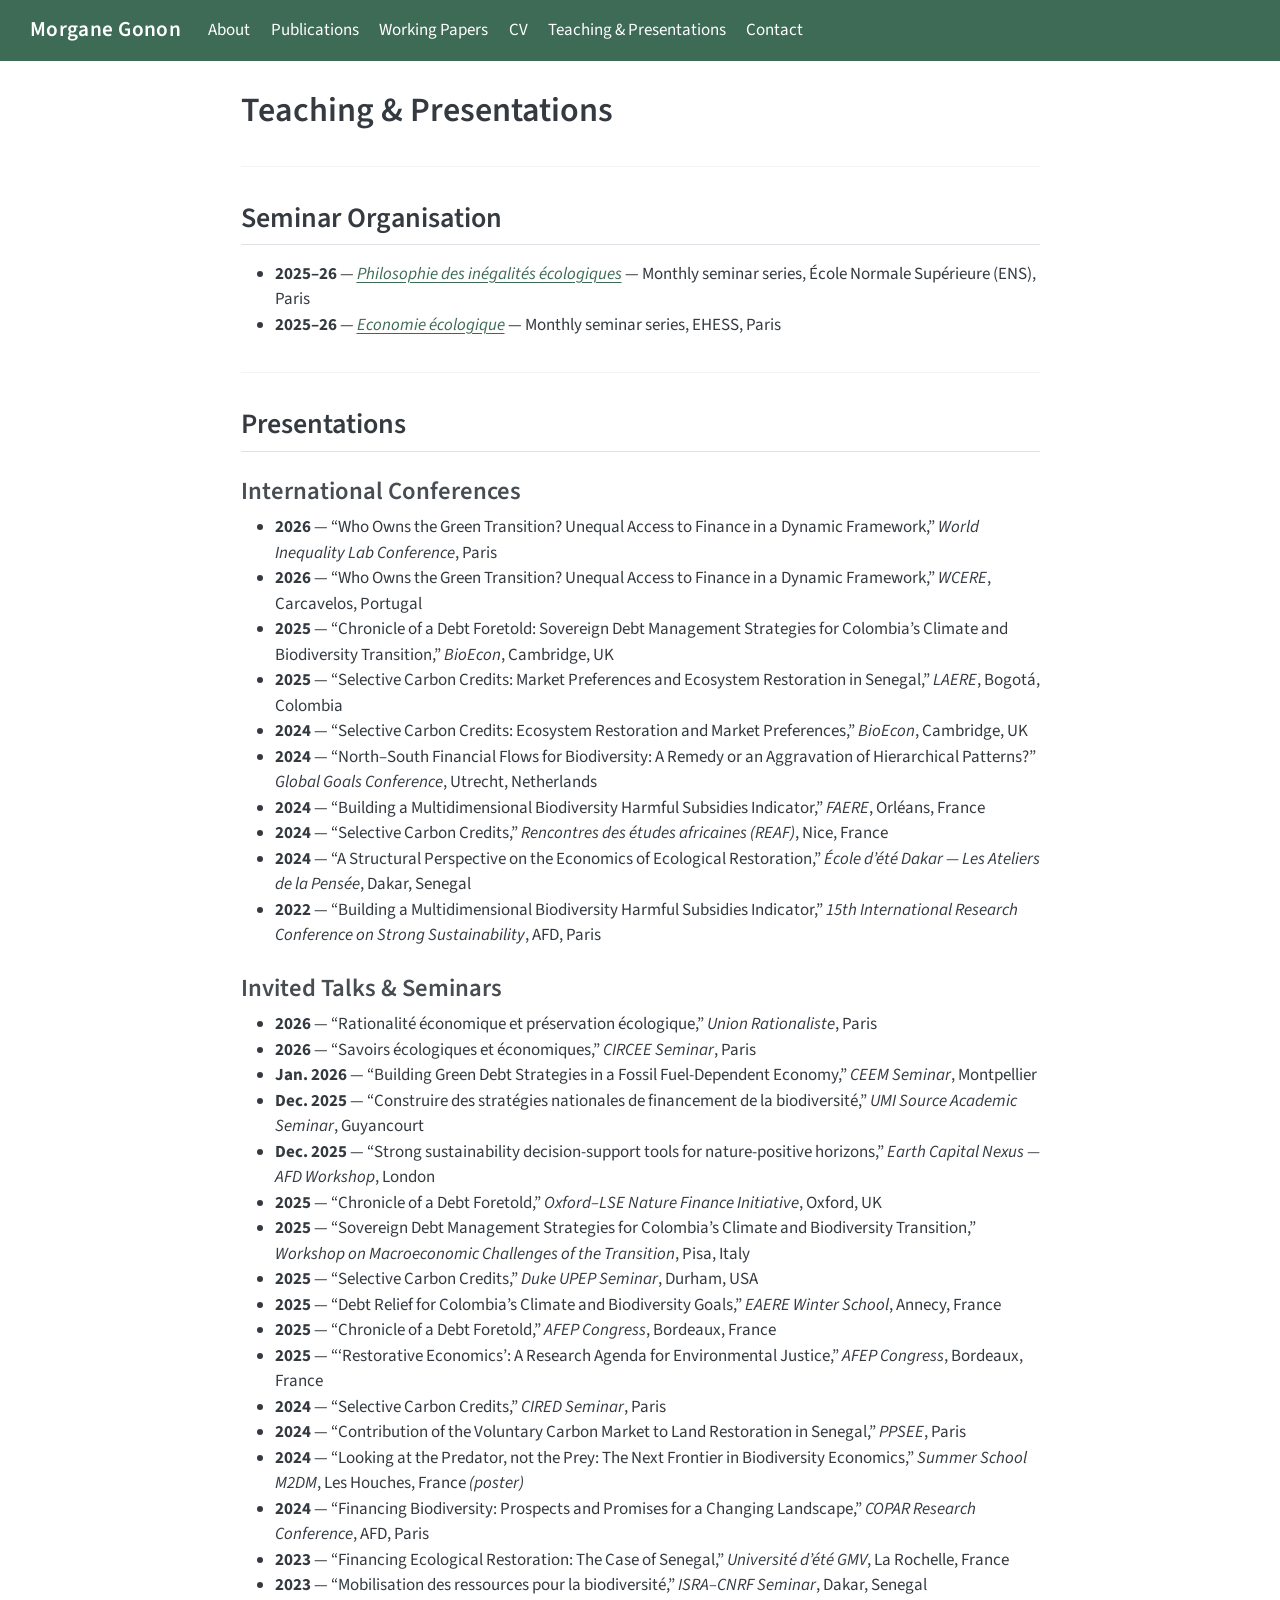
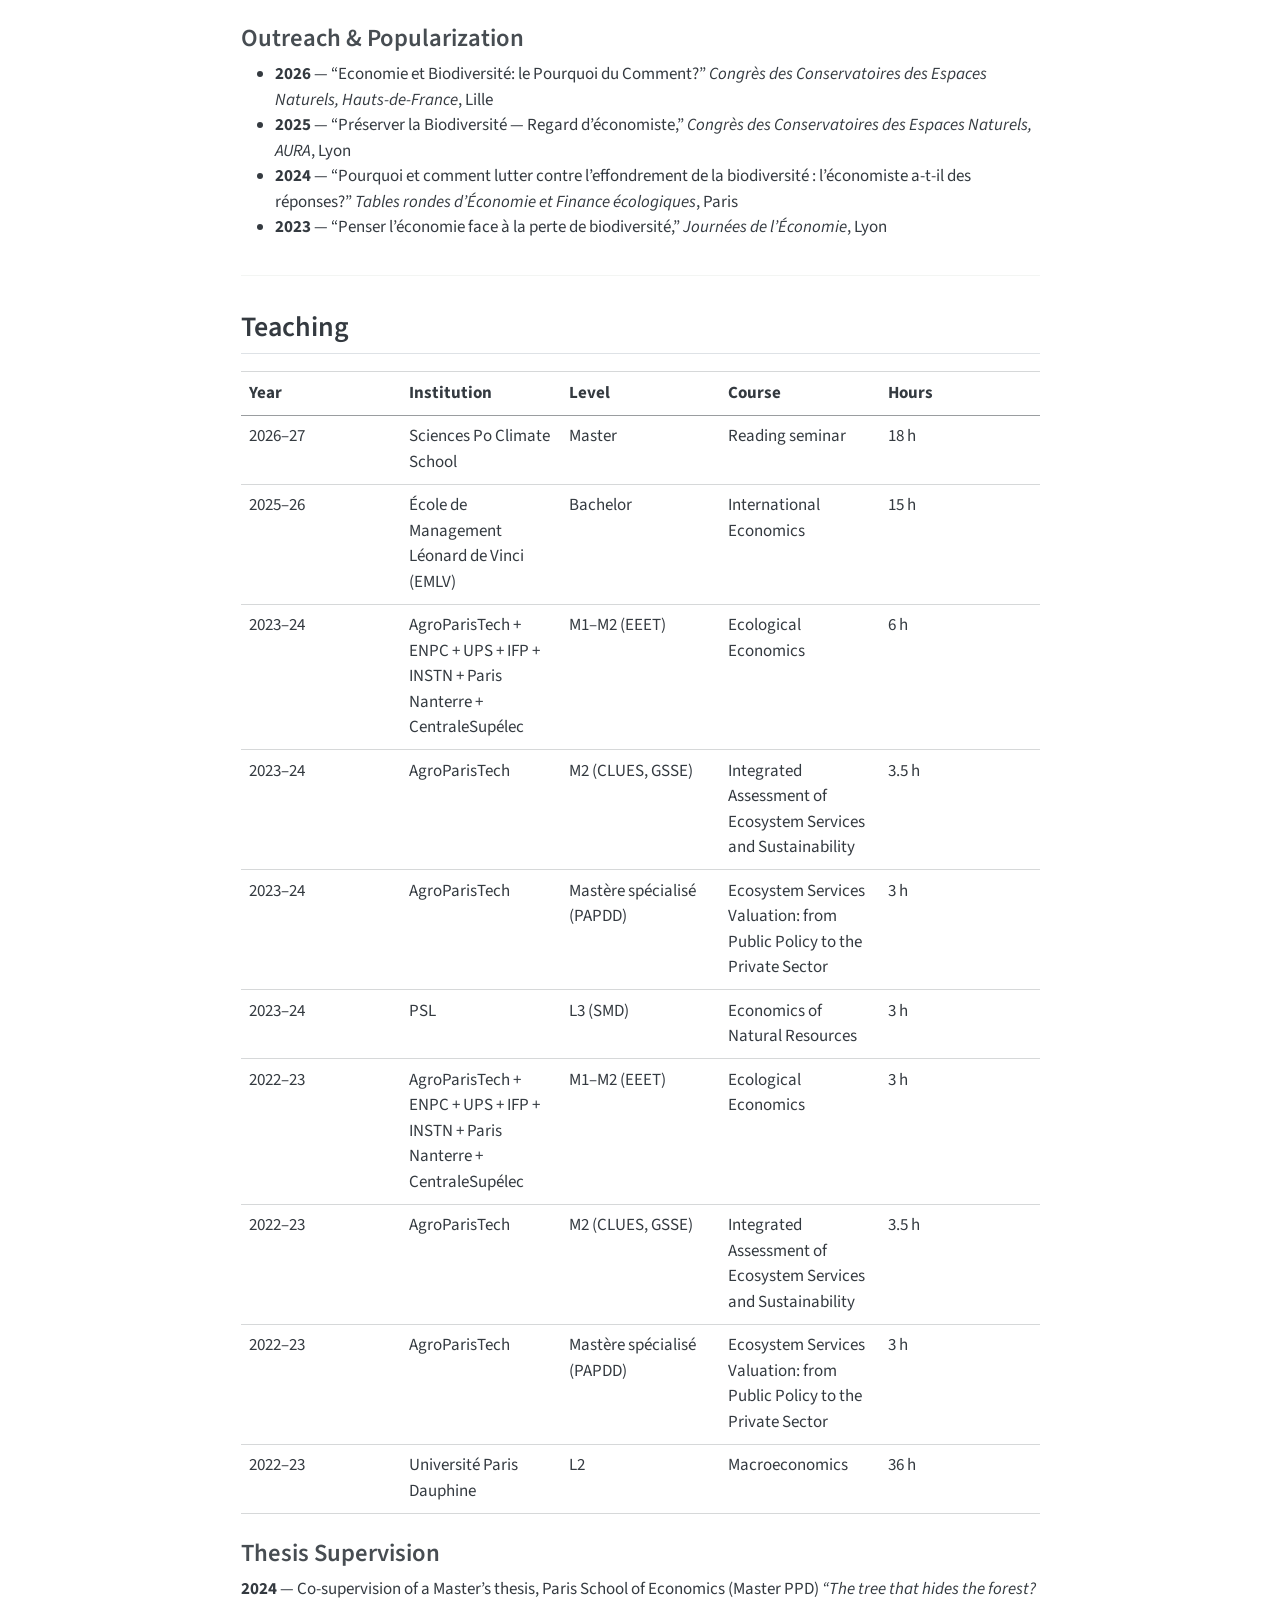
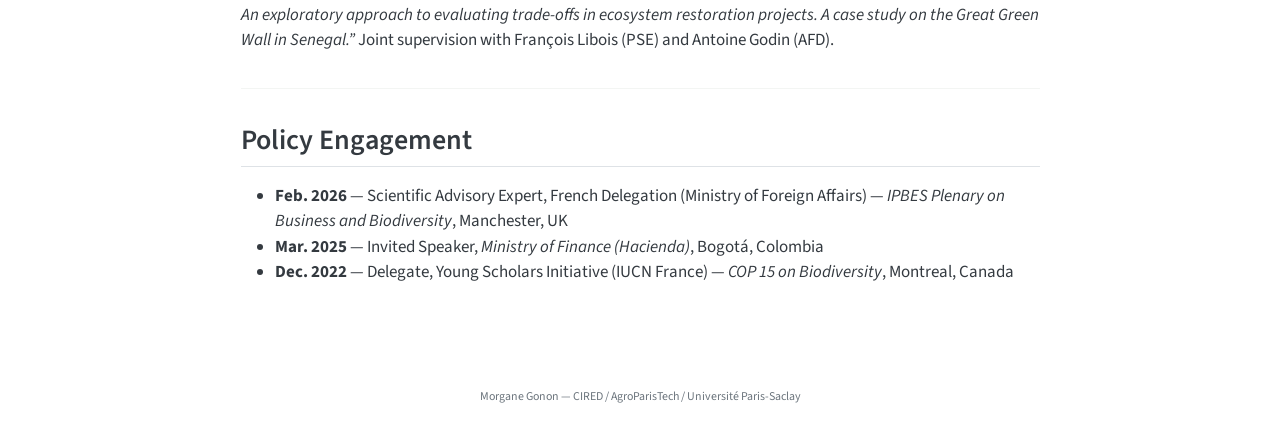
<file: docs/teaching.html>
<!DOCTYPE html>
<html xmlns="http://www.w3.org/1999/xhtml" lang="en" xml:lang="en"><head>

<meta charset="utf-8">
<meta name="generator" content="quarto-1.9.38">

<meta name="viewport" content="width=device-width, initial-scale=1.0, user-scalable=yes">


<title>Teaching &amp; Presentations – Morgane Gonon</title>
<style>
/* Default styles provided by pandoc.
** See https://pandoc.org/MANUAL.html#variables-for-html for config info.
*/
code{white-space: pre-wrap;}
span.smallcaps{font-variant: small-caps;}
div.columns{display: flex; gap: min(4vw, 1.5em);}
div.column{flex: auto; overflow-x: auto;}
div.hanging-indent{margin-left: 1.5em; text-indent: -1.5em;}
ul.task-list{list-style: none;}
ul.task-list li input[type="checkbox"] {
  width: 0.8em;
  margin: 0 0.8em 0.2em -1em; /* quarto-specific, see https://github.com/quarto-dev/quarto-cli/issues/4556 */ 
  vertical-align: middle;
}
</style>


<script src="site_libs/quarto-nav/quarto-nav.js"></script>
<script src="site_libs/quarto-nav/headroom.min.js"></script>
<script src="site_libs/clipboard/clipboard.min.js"></script>
<script src="site_libs/quarto-search/autocomplete.umd.js"></script>
<script src="site_libs/quarto-search/fuse.min.js"></script>
<script src="site_libs/quarto-search/quarto-search.js"></script>
<meta name="quarto:offset" content="./">
<script src="site_libs/quarto-html/quarto.js" type="module"></script>
<script src="site_libs/quarto-html/tabsets/tabsets.js" type="module"></script>
<script src="site_libs/quarto-html/popper.min.js"></script>
<script src="site_libs/quarto-html/tippy.umd.min.js"></script>
<script src="site_libs/quarto-html/anchor.min.js"></script>
<link href="site_libs/quarto-html/tippy.css" rel="stylesheet">
<link href="site_libs/quarto-html/quarto-syntax-highlighting-15634bcf2e68342d4ad2dfa704d543f6.css" rel="stylesheet" id="quarto-text-highlighting-styles">
<script src="site_libs/bootstrap/bootstrap.min.js"></script>
<link href="site_libs/bootstrap/bootstrap-icons.css" rel="stylesheet">
<link href="site_libs/bootstrap/bootstrap-57f3e6807a9f07407340f0dc6c55d180.min.css" rel="stylesheet" append-hash="true" id="quarto-bootstrap" data-mode="light">
<script id="quarto-search-options" type="application/json">{
  "location": "navbar",
  "copy-button": false,
  "collapse-after": 3,
  "panel-placement": "end",
  "type": "overlay",
  "limit": 50,
  "keyboard-shortcut": [
    "f",
    "/",
    "s"
  ],
  "show-item-context": false,
  "language": {
    "search-no-results-text": "No results",
    "search-matching-documents-text": "matching documents",
    "search-copy-link-title": "Copy link to search",
    "search-hide-matches-text": "Hide additional matches",
    "search-more-match-text": "more match in this document",
    "search-more-matches-text": "more matches in this document",
    "search-clear-button-title": "Clear",
    "search-text-placeholder": "",
    "search-detached-cancel-button-title": "Cancel",
    "search-submit-button-title": "Submit",
    "search-label": "Search"
  }
}</script>


<link rel="stylesheet" href="styles.css">
</head>

<body class="nav-fixed fullcontent quarto-light">

<div id="quarto-search-results"></div>
  <header id="quarto-header" class="headroom fixed-top">
    <nav class="navbar navbar-expand-lg " data-bs-theme="dark">
      <div class="navbar-container container-fluid">
      <div class="navbar-brand-container mx-auto">
    <a class="navbar-brand" href="./index.html">
    <span class="navbar-title">Morgane Gonon</span>
    </a>
  </div>
          <button class="navbar-toggler" type="button" data-bs-toggle="collapse" data-bs-target="#navbarCollapse" aria-controls="navbarCollapse" role="menu" aria-expanded="false" aria-label="Toggle navigation" onclick="if (window.quartoToggleHeadroom) { window.quartoToggleHeadroom(); }">
  <span class="navbar-toggler-icon"></span>
</button>
          <div class="collapse navbar-collapse" id="navbarCollapse">
            <ul class="navbar-nav navbar-nav-scroll me-auto">
  <li class="nav-item">
    <a class="nav-link" href="./index.html"> 
<span class="menu-text">About</span></a>
  </li>  
  <li class="nav-item">
    <a class="nav-link" href="./publications.html"> 
<span class="menu-text">Publications</span></a>
  </li>  
  <li class="nav-item">
    <a class="nav-link" href="./working-papers.html"> 
<span class="menu-text">Working Papers</span></a>
  </li>  
  <li class="nav-item">
    <a class="nav-link" href="./cv.html"> 
<span class="menu-text">CV</span></a>
  </li>  
  <li class="nav-item">
    <a class="nav-link active" href="./teaching.html" aria-current="page"> 
<span class="menu-text">Teaching &amp; Presentations</span></a>
  </li>  
  <li class="nav-item">
    <a class="nav-link" href="./contact.html"> 
<span class="menu-text">Contact</span></a>
  </li>  
</ul>
          </div> <!-- /navcollapse -->
            <div class="quarto-navbar-tools">
</div>
      </div> <!-- /container-fluid -->
    </nav>
</header>
<!-- content -->
<div id="quarto-content" class="quarto-container page-columns page-rows-contents page-layout-article page-navbar">
<!-- sidebar -->
<!-- margin-sidebar -->
    
<!-- main -->
<main class="content" id="quarto-document-content">

<header id="title-block-header" class="quarto-title-block default">
<div class="quarto-title">
<h1 class="title">Teaching &amp; Presentations</h1>
</div>



<div class="quarto-title-meta">

    
  
    
  </div>
  


</header>


<hr>
<section id="seminar-organisation" class="level2">
<h2 class="anchored" data-anchor-id="seminar-organisation">Seminar Organisation</h2>
<ul>
<li><strong>2025–26</strong> — <a href="https://www.ens.psl.eu/agenda/philosophie-des-inegalites-ecologiques/2026-06-18t160000"><em>Philosophie des inégalités écologiques</em></a> — Monthly seminar series, École Normale Supérieure (ENS), Paris</li>
<li><strong>2025–26</strong> — <a href="https://circee-ecol-econ.github.io/"><em>Economie écologique</em></a> — Monthly seminar series, EHESS, Paris</li>
</ul>
<hr>
</section>
<section id="presentations" class="level2">
<h2 class="anchored" data-anchor-id="presentations">Presentations</h2>
<section id="international-conferences" class="level3">
<h3 class="anchored" data-anchor-id="international-conferences">International Conferences</h3>
<ul>
<li><strong>2026</strong> — “Who Owns the Green Transition? Unequal Access to Finance in a Dynamic Framework,” <em>World Inequality Lab Conference</em>, Paris</li>
<li><strong>2026</strong> — “Who Owns the Green Transition? Unequal Access to Finance in a Dynamic Framework,” <em>WCERE</em>, Carcavelos, Portugal</li>
<li><strong>2025</strong> — “Chronicle of a Debt Foretold: Sovereign Debt Management Strategies for Colombia’s Climate and Biodiversity Transition,” <em>BioEcon</em>, Cambridge, UK</li>
<li><strong>2025</strong> — “Selective Carbon Credits: Market Preferences and Ecosystem Restoration in Senegal,” <em>LAERE</em>, Bogotá, Colombia</li>
<li><strong>2024</strong> — “Selective Carbon Credits: Ecosystem Restoration and Market Preferences,” <em>BioEcon</em>, Cambridge, UK</li>
<li><strong>2024</strong> — “North–South Financial Flows for Biodiversity: A Remedy or an Aggravation of Hierarchical Patterns?” <em>Global Goals Conference</em>, Utrecht, Netherlands</li>
<li><strong>2024</strong> — “Building a Multidimensional Biodiversity Harmful Subsidies Indicator,” <em>FAERE</em>, Orléans, France</li>
<li><strong>2024</strong> — “Selective Carbon Credits,” <em>Rencontres des études africaines (REAF)</em>, Nice, France</li>
<li><strong>2024</strong> — “A Structural Perspective on the Economics of Ecological Restoration,” <em>École d’été Dakar — Les Ateliers de la Pensée</em>, Dakar, Senegal</li>
<li><strong>2022</strong> — “Building a Multidimensional Biodiversity Harmful Subsidies Indicator,” <em>15th International Research Conference on Strong Sustainability</em>, AFD, Paris</li>
</ul>
</section>
<section id="invited-talks-seminars" class="level3">
<h3 class="anchored" data-anchor-id="invited-talks-seminars">Invited Talks &amp; Seminars</h3>
<ul>
<li><strong>2026</strong> — “Rationalité économique et préservation écologique,” <em>Union Rationaliste</em>, Paris</li>
<li><strong>2026</strong> — “Savoirs écologiques et économiques,” <em>CIRCEE Seminar</em>, Paris</li>
<li><strong>Jan.&nbsp;2026</strong> — “Building Green Debt Strategies in a Fossil Fuel-Dependent Economy,” <em>CEEM Seminar</em>, Montpellier</li>
<li><strong>Dec.&nbsp;2025</strong> — “Construire des stratégies nationales de financement de la biodiversité,” <em>UMI Source Academic Seminar</em>, Guyancourt</li>
<li><strong>Dec.&nbsp;2025</strong> — “Strong sustainability decision-support tools for nature-positive horizons,” <em>Earth Capital Nexus — AFD Workshop</em>, London</li>
<li><strong>2025</strong> — “Chronicle of a Debt Foretold,” <em>Oxford–LSE Nature Finance Initiative</em>, Oxford, UK</li>
<li><strong>2025</strong> — “Sovereign Debt Management Strategies for Colombia’s Climate and Biodiversity Transition,” <em>Workshop on Macroeconomic Challenges of the Transition</em>, Pisa, Italy</li>
<li><strong>2025</strong> — “Selective Carbon Credits,” <em>Duke UPEP Seminar</em>, Durham, USA</li>
<li><strong>2025</strong> — “Debt Relief for Colombia’s Climate and Biodiversity Goals,” <em>EAERE Winter School</em>, Annecy, France</li>
<li><strong>2025</strong> — “Chronicle of a Debt Foretold,” <em>AFEP Congress</em>, Bordeaux, France</li>
<li><strong>2025</strong> — “‘Restorative Economics’: A Research Agenda for Environmental Justice,” <em>AFEP Congress</em>, Bordeaux, France</li>
<li><strong>2024</strong> — “Selective Carbon Credits,” <em>CIRED Seminar</em>, Paris</li>
<li><strong>2024</strong> — “Contribution of the Voluntary Carbon Market to Land Restoration in Senegal,” <em>PPSEE</em>, Paris</li>
<li><strong>2024</strong> — “Looking at the Predator, not the Prey: The Next Frontier in Biodiversity Economics,” <em>Summer School M2DM</em>, Les Houches, France <em>(poster)</em></li>
<li><strong>2024</strong> — “Financing Biodiversity: Prospects and Promises for a Changing Landscape,” <em>COPAR Research Conference</em>, AFD, Paris</li>
<li><strong>2023</strong> — “Financing Ecological Restoration: The Case of Senegal,” <em>Université d’été GMV</em>, La Rochelle, France</li>
<li><strong>2023</strong> — “Mobilisation des ressources pour la biodiversité,” <em>ISRA–CNRF Seminar</em>, Dakar, Senegal</li>
</ul>
</section>
<section id="outreach-popularization" class="level3">
<h3 class="anchored" data-anchor-id="outreach-popularization">Outreach &amp; Popularization</h3>
<ul>
<li><strong>2026</strong> — “Economie et Biodiversité: le Pourquoi du Comment?” <em>Congrès des Conservatoires des Espaces Naturels, Hauts-de-France</em>, Lille</li>
<li><strong>2025</strong> — “Préserver la Biodiversité — Regard d’économiste,” <em>Congrès des Conservatoires des Espaces Naturels, AURA</em>, Lyon</li>
<li><strong>2024</strong> — “Pourquoi et comment lutter contre l’effondrement de la biodiversité : l’économiste a-t-il des réponses?” <em>Tables rondes d’Économie et Finance écologiques</em>, Paris</li>
<li><strong>2023</strong> — “Penser l’économie face à la perte de biodiversité,” <em>Journées de l’Économie</em>, Lyon</li>
</ul>
<hr>
</section>
</section>
<section id="teaching" class="level2">
<h2 class="anchored" data-anchor-id="teaching">Teaching</h2>
<table class="caption-top table">
<colgroup>
<col style="width: 20%">
<col style="width: 20%">
<col style="width: 20%">
<col style="width: 20%">
<col style="width: 20%">
</colgroup>
<thead>
<tr class="header">
<th>Year</th>
<th>Institution</th>
<th>Level</th>
<th>Course</th>
<th>Hours</th>
</tr>
</thead>
<tbody>
<tr class="odd">
<td>2026–27</td>
<td>Sciences Po Climate School</td>
<td>Master</td>
<td>Reading seminar</td>
<td>18 h</td>
</tr>
<tr class="even">
<td>2025–26</td>
<td>École de Management Léonard de Vinci (EMLV)</td>
<td>Bachelor</td>
<td>International Economics</td>
<td>15 h</td>
</tr>
<tr class="odd">
<td>2023–24</td>
<td>AgroParisTech + ENPC + UPS + IFP + INSTN + Paris Nanterre + CentraleSupélec</td>
<td>M1–M2 (EEET)</td>
<td>Ecological Economics</td>
<td>6 h</td>
</tr>
<tr class="even">
<td>2023–24</td>
<td>AgroParisTech</td>
<td>M2 (CLUES, GSSE)</td>
<td>Integrated Assessment of Ecosystem Services and Sustainability</td>
<td>3.5 h</td>
</tr>
<tr class="odd">
<td>2023–24</td>
<td>AgroParisTech</td>
<td>Mastère spécialisé (PAPDD)</td>
<td>Ecosystem Services Valuation: from Public Policy to the Private Sector</td>
<td>3 h</td>
</tr>
<tr class="even">
<td>2023–24</td>
<td>PSL</td>
<td>L3 (SMD)</td>
<td>Economics of Natural Resources</td>
<td>3 h</td>
</tr>
<tr class="odd">
<td>2022–23</td>
<td>AgroParisTech + ENPC + UPS + IFP + INSTN + Paris Nanterre + CentraleSupélec</td>
<td>M1–M2 (EEET)</td>
<td>Ecological Economics</td>
<td>3 h</td>
</tr>
<tr class="even">
<td>2022–23</td>
<td>AgroParisTech</td>
<td>M2 (CLUES, GSSE)</td>
<td>Integrated Assessment of Ecosystem Services and Sustainability</td>
<td>3.5 h</td>
</tr>
<tr class="odd">
<td>2022–23</td>
<td>AgroParisTech</td>
<td>Mastère spécialisé (PAPDD)</td>
<td>Ecosystem Services Valuation: from Public Policy to the Private Sector</td>
<td>3 h</td>
</tr>
<tr class="even">
<td>2022–23</td>
<td>Université Paris Dauphine</td>
<td>L2</td>
<td>Macroeconomics</td>
<td>36 h</td>
</tr>
</tbody>
</table>
<section id="thesis-supervision" class="level3">
<h3 class="anchored" data-anchor-id="thesis-supervision">Thesis Supervision</h3>
<p><strong>2024</strong> — Co-supervision of a Master’s thesis, Paris School of Economics (Master PPD) <em>“The tree that hides the forest? An exploratory approach to evaluating trade-offs in ecosystem restoration projects. A case study on the Great Green Wall in Senegal.”</em> Joint supervision with François Libois (PSE) and Antoine Godin (AFD).</p>
<hr>
</section>
</section>
<section id="policy-engagement" class="level2">
<h2 class="anchored" data-anchor-id="policy-engagement">Policy Engagement</h2>
<ul>
<li><strong>Feb.&nbsp;2026</strong> — Scientific Advisory Expert, French Delegation (Ministry of Foreign Affairs) — <em>IPBES Plenary on Business and Biodiversity</em>, Manchester, UK</li>
<li><strong>Mar.&nbsp;2025</strong> — Invited Speaker, <em>Ministry of Finance (Hacienda)</em>, Bogotá, Colombia</li>
<li><strong>Dec.&nbsp;2022</strong> — Delegate, Young Scholars Initiative (IUCN France) — <em>COP 15 on Biodiversity</em>, Montreal, Canada</li>
</ul>


</section>

</main> <!-- /main -->
<script id="quarto-html-after-body" type="application/javascript">
  window.document.addEventListener("DOMContentLoaded", function (event) {
    const icon = "";
    const anchorJS = new window.AnchorJS();
    anchorJS.options = {
      placement: 'right',
      icon: icon
    };
    anchorJS.add('.anchored');
    const isCodeAnnotation = (el) => {
      for (const clz of el.classList) {
        if (clz.startsWith('code-annotation-')) {                     
          return true;
        }
      }
      return false;
    }
    const onCopySuccess = function(e) {
      // button target
      const button = e.trigger;
      // don't keep focus
      button.blur();
      // flash "checked"
      button.classList.add('code-copy-button-checked');
      var currentTitle = button.getAttribute("title");
      button.setAttribute("title", "Copied!");
      let tooltip;
      if (window.bootstrap) {
        button.setAttribute("data-bs-toggle", "tooltip");
        button.setAttribute("data-bs-placement", "left");
        button.setAttribute("data-bs-title", "Copied!");
        tooltip = new bootstrap.Tooltip(button, 
          { trigger: "manual", 
            customClass: "code-copy-button-tooltip",
            offset: [0, -8]});
        tooltip.show();    
      }
      setTimeout(function() {
        if (tooltip) {
          tooltip.hide();
          button.removeAttribute("data-bs-title");
          button.removeAttribute("data-bs-toggle");
          button.removeAttribute("data-bs-placement");
        }
        button.setAttribute("title", currentTitle);
        button.classList.remove('code-copy-button-checked');
      }, 1000);
      // clear code selection
      e.clearSelection();
    }
    const getTextToCopy = function(trigger) {
      const outerScaffold = trigger.parentElement.cloneNode(true);
      const codeEl = outerScaffold.querySelector('code');
      for (const childEl of codeEl.children) {
        if (isCodeAnnotation(childEl)) {
          childEl.remove();
        }
      }
      return codeEl.innerText;
    }
    const clipboard = new window.ClipboardJS('.code-copy-button:not([data-in-quarto-modal])', {
      text: getTextToCopy
    });
    clipboard.on('success', onCopySuccess);
    if (window.document.getElementById('quarto-embedded-source-code-modal')) {
      const clipboardModal = new window.ClipboardJS('.code-copy-button[data-in-quarto-modal]', {
        text: getTextToCopy,
        container: window.document.getElementById('quarto-embedded-source-code-modal')
      });
      clipboardModal.on('success', onCopySuccess);
    }
      var localhostRegex = new RegExp(/^(?:http|https):\/\/localhost\:?[0-9]*\//);
      var mailtoRegex = new RegExp(/^mailto:/);
        var filterRegex = new RegExp('/' + window.location.host + '/');
      var isInternal = (href) => {
          return filterRegex.test(href) || localhostRegex.test(href) || mailtoRegex.test(href);
      }
      // Inspect non-navigation links and adorn them if external
     var links = window.document.querySelectorAll('a[href]:not(.nav-link):not(.navbar-brand):not(.toc-action):not(.sidebar-link):not(.sidebar-item-toggle):not(.pagination-link):not(.no-external):not([aria-hidden]):not(.dropdown-item):not(.quarto-navigation-tool):not(.about-link)');
      for (var i=0; i<links.length; i++) {
        const link = links[i];
        if (!isInternal(link.href)) {
          // undo the damage that might have been done by quarto-nav.js in the case of
          // links that we want to consider external
          if (link.dataset.originalHref !== undefined) {
            link.href = link.dataset.originalHref;
          }
        }
      }
    function tippyHover(el, contentFn, onTriggerFn, onUntriggerFn) {
      const config = {
        allowHTML: true,
        maxWidth: 500,
        delay: 100,
        arrow: false,
        appendTo: function(el) {
            return el.parentElement;
        },
        interactive: true,
        interactiveBorder: 10,
        theme: 'quarto',
        placement: 'bottom-start',
      };
      if (contentFn) {
        config.content = contentFn;
      }
      if (onTriggerFn) {
        config.onTrigger = onTriggerFn;
      }
      if (onUntriggerFn) {
        config.onUntrigger = onUntriggerFn;
      }
      window.tippy(el, config); 
    }
    const noterefs = window.document.querySelectorAll('a[role="doc-noteref"]');
    for (var i=0; i<noterefs.length; i++) {
      const ref = noterefs[i];
      tippyHover(ref, function() {
        // use id or data attribute instead here
        let href = ref.getAttribute('data-footnote-href') || ref.getAttribute('href');
        try { href = new URL(href).hash; } catch {}
        const id = href.replace(/^#\/?/, "");
        const note = window.document.getElementById(id);
        if (note) {
          return note.innerHTML;
        } else {
          return "";
        }
      });
    }
    const xrefs = window.document.querySelectorAll('a.quarto-xref');
    const processXRef = (id, note) => {
      // Strip column container classes
      const stripColumnClz = (el) => {
        el.classList.remove("page-full", "page-columns");
        if (el.children) {
          for (const child of el.children) {
            stripColumnClz(child);
          }
        }
      }
      stripColumnClz(note)
      if (id === null || id.startsWith('sec-')) {
        // Special case sections, only their first couple elements
        const container = document.createElement("div");
        if (note.children && note.children.length > 2) {
          container.appendChild(note.children[0].cloneNode(true));
          for (let i = 1; i < note.children.length; i++) {
            const child = note.children[i];
            if (child.tagName === "P" && child.innerText === "") {
              continue;
            } else {
              container.appendChild(child.cloneNode(true));
              break;
            }
          }
          if (window.Quarto?.typesetMath) {
            window.Quarto.typesetMath(container);
          }
          return container.innerHTML
        } else {
          if (window.Quarto?.typesetMath) {
            window.Quarto.typesetMath(note);
          }
          return note.innerHTML;
        }
      } else {
        // Remove any anchor links if they are present
        const anchorLink = note.querySelector('a.anchorjs-link');
        if (anchorLink) {
          anchorLink.remove();
        }
        if (window.Quarto?.typesetMath) {
          window.Quarto.typesetMath(note);
        }
        if (note.classList.contains("callout")) {
          return note.outerHTML;
        } else {
          return note.innerHTML;
        }
      }
    }
    for (var i=0; i<xrefs.length; i++) {
      const xref = xrefs[i];
      tippyHover(xref, undefined, function(instance) {
        instance.disable();
        let url = xref.getAttribute('href');
        let hash = undefined; 
        if (url.startsWith('#')) {
          hash = url;
        } else {
          try { hash = new URL(url).hash; } catch {}
        }
        if (hash) {
          const id = hash.replace(/^#\/?/, "");
          const note = window.document.getElementById(id);
          if (note !== null) {
            try {
              const html = processXRef(id, note.cloneNode(true));
              instance.setContent(html);
            } finally {
              instance.enable();
              instance.show();
            }
          } else {
            // See if we can fetch this
            fetch(url.split('#')[0])
            .then(res => res.text())
            .then(html => {
              const parser = new DOMParser();
              const htmlDoc = parser.parseFromString(html, "text/html");
              const note = htmlDoc.getElementById(id);
              if (note !== null) {
                const html = processXRef(id, note);
                instance.setContent(html);
              } 
            }).finally(() => {
              instance.enable();
              instance.show();
            });
          }
        } else {
          // See if we can fetch a full url (with no hash to target)
          // This is a special case and we should probably do some content thinning / targeting
          fetch(url)
          .then(res => res.text())
          .then(html => {
            const parser = new DOMParser();
            const htmlDoc = parser.parseFromString(html, "text/html");
            const note = htmlDoc.querySelector('main.content');
            if (note !== null) {
              // This should only happen for chapter cross references
              // (since there is no id in the URL)
              // remove the first header
              if (note.children.length > 0 && note.children[0].tagName === "HEADER") {
                note.children[0].remove();
              }
              const html = processXRef(null, note);
              instance.setContent(html);
            } 
          }).finally(() => {
            instance.enable();
            instance.show();
          });
        }
      }, function(instance) {
      });
    }
        let selectedAnnoteEl;
        const selectorForAnnotation = ( cell, annotation) => {
          let cellAttr = 'data-code-cell="' + cell + '"';
          let lineAttr = 'data-code-annotation="' +  annotation + '"';
          const selector = 'span[' + cellAttr + '][' + lineAttr + ']';
          return selector;
        }
        const selectCodeLines = (annoteEl) => {
          const doc = window.document;
          const targetCell = annoteEl.getAttribute("data-target-cell");
          const targetAnnotation = annoteEl.getAttribute("data-target-annotation");
          const annoteSpan = window.document.querySelector(selectorForAnnotation(targetCell, targetAnnotation));
          const lines = annoteSpan.getAttribute("data-code-lines").split(",");
          const lineIds = lines.map((line) => {
            return targetCell + "-" + line;
          })
          let top = null;
          let height = null;
          let parent = null;
          if (lineIds.length > 0) {
              //compute the position of the single el (top and bottom and make a div)
              const el = window.document.getElementById(lineIds[0]);
              top = el.offsetTop;
              height = el.offsetHeight;
              parent = el.parentElement.parentElement;
            if (lineIds.length > 1) {
              const lastEl = window.document.getElementById(lineIds[lineIds.length - 1]);
              const bottom = lastEl.offsetTop + lastEl.offsetHeight;
              height = bottom - top;
            }
            if (top !== null && height !== null && parent !== null) {
              // cook up a div (if necessary) and position it 
              let div = window.document.getElementById("code-annotation-line-highlight");
              if (div === null) {
                div = window.document.createElement("div");
                div.setAttribute("id", "code-annotation-line-highlight");
                div.style.position = 'absolute';
                parent.appendChild(div);
              }
              div.style.top = top - 2 + "px";
              div.style.height = height + 4 + "px";
              div.style.left = 0;
              let gutterDiv = window.document.getElementById("code-annotation-line-highlight-gutter");
              if (gutterDiv === null) {
                gutterDiv = window.document.createElement("div");
                gutterDiv.setAttribute("id", "code-annotation-line-highlight-gutter");
                gutterDiv.style.position = 'absolute';
                const codeCell = window.document.getElementById(targetCell);
                const gutter = codeCell.querySelector('.code-annotation-gutter');
                gutter.appendChild(gutterDiv);
              }
              gutterDiv.style.top = top - 2 + "px";
              gutterDiv.style.height = height + 4 + "px";
            }
            selectedAnnoteEl = annoteEl;
          }
        };
        const unselectCodeLines = () => {
          const elementsIds = ["code-annotation-line-highlight", "code-annotation-line-highlight-gutter"];
          elementsIds.forEach((elId) => {
            const div = window.document.getElementById(elId);
            if (div) {
              div.remove();
            }
          });
          selectedAnnoteEl = undefined;
        };
          // Handle positioning of the toggle
      window.addEventListener(
        "resize",
        throttle(() => {
          elRect = undefined;
          if (selectedAnnoteEl) {
            selectCodeLines(selectedAnnoteEl);
          }
        }, 10)
      );
      function throttle(fn, ms) {
      let throttle = false;
      let timer;
        return (...args) => {
          if(!throttle) { // first call gets through
              fn.apply(this, args);
              throttle = true;
          } else { // all the others get throttled
              if(timer) clearTimeout(timer); // cancel #2
              timer = setTimeout(() => {
                fn.apply(this, args);
                timer = throttle = false;
              }, ms);
          }
        };
      }
        // Attach click handler to the DT
        const annoteDls = window.document.querySelectorAll('dt[data-target-cell]');
        for (const annoteDlNode of annoteDls) {
          annoteDlNode.addEventListener('click', (event) => {
            const clickedEl = event.target;
            if (clickedEl !== selectedAnnoteEl) {
              unselectCodeLines();
              const activeEl = window.document.querySelector('dt[data-target-cell].code-annotation-active');
              if (activeEl) {
                activeEl.classList.remove('code-annotation-active');
              }
              selectCodeLines(clickedEl);
              clickedEl.classList.add('code-annotation-active');
            } else {
              // Unselect the line
              unselectCodeLines();
              clickedEl.classList.remove('code-annotation-active');
            }
          });
        }
    const findCites = (el) => {
      const parentEl = el.parentElement;
      if (parentEl) {
        const cites = parentEl.dataset.cites;
        if (cites) {
          return {
            el,
            cites: cites.split(' ')
          };
        } else {
          return findCites(el.parentElement)
        }
      } else {
        return undefined;
      }
    };
    var bibliorefs = window.document.querySelectorAll('a[role="doc-biblioref"]');
    for (var i=0; i<bibliorefs.length; i++) {
      const ref = bibliorefs[i];
      const citeInfo = findCites(ref);
      if (citeInfo) {
        tippyHover(citeInfo.el, function() {
          var popup = window.document.createElement('div');
          citeInfo.cites.forEach(function(cite) {
            var citeDiv = window.document.createElement('div');
            citeDiv.classList.add('hanging-indent');
            citeDiv.classList.add('csl-entry');
            var biblioDiv = window.document.getElementById('ref-' + cite);
            if (biblioDiv) {
              citeDiv.innerHTML = biblioDiv.innerHTML;
            }
            popup.appendChild(citeDiv);
          });
          return popup.innerHTML;
        });
      }
    }
  });
  </script>
</div> <!-- /content -->
<footer class="footer">
  <div class="nav-footer">
    <div class="nav-footer-left">
      &nbsp;
    </div>   
    <div class="nav-footer-center">
<p>Morgane Gonon — CIRED / AgroParisTech / Université Paris-Saclay</p>
</div>
    <div class="nav-footer-right">
      &nbsp;
    </div>
  </div>
</footer>




</body></html>
</file>
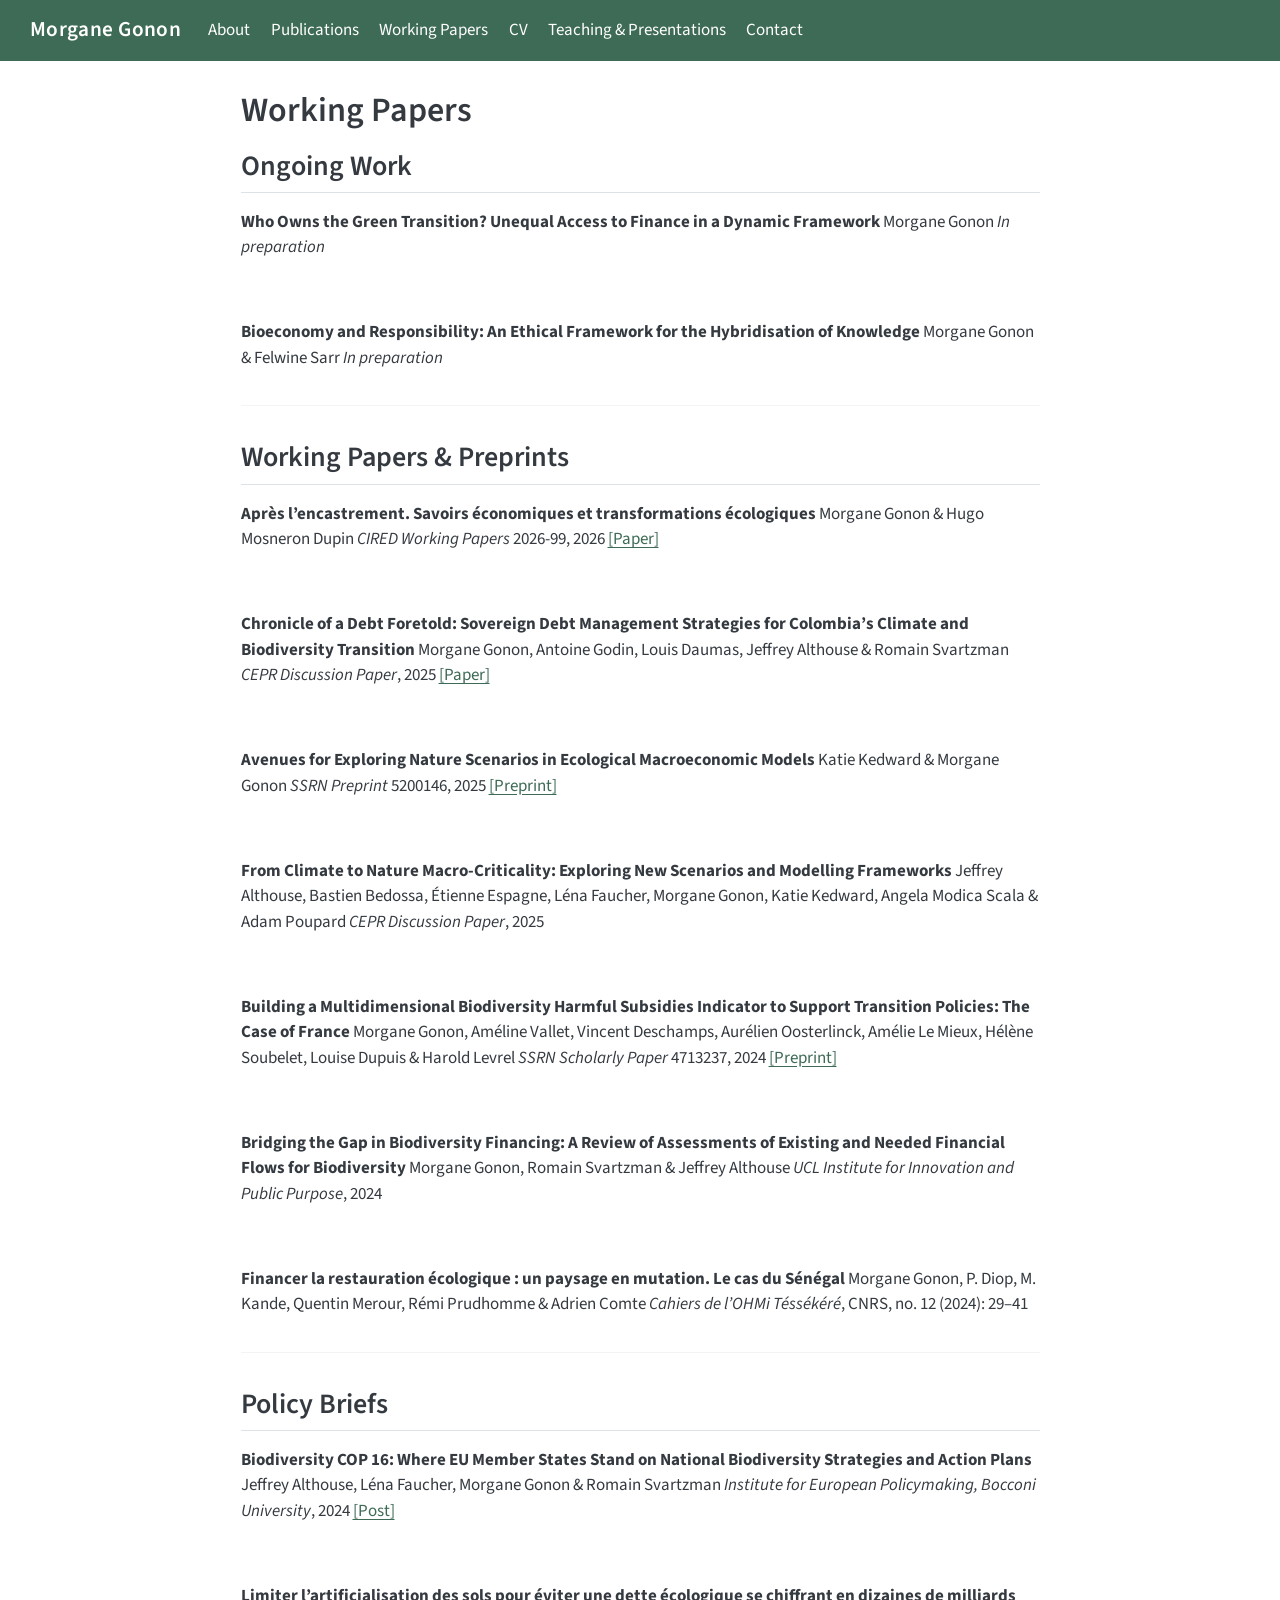
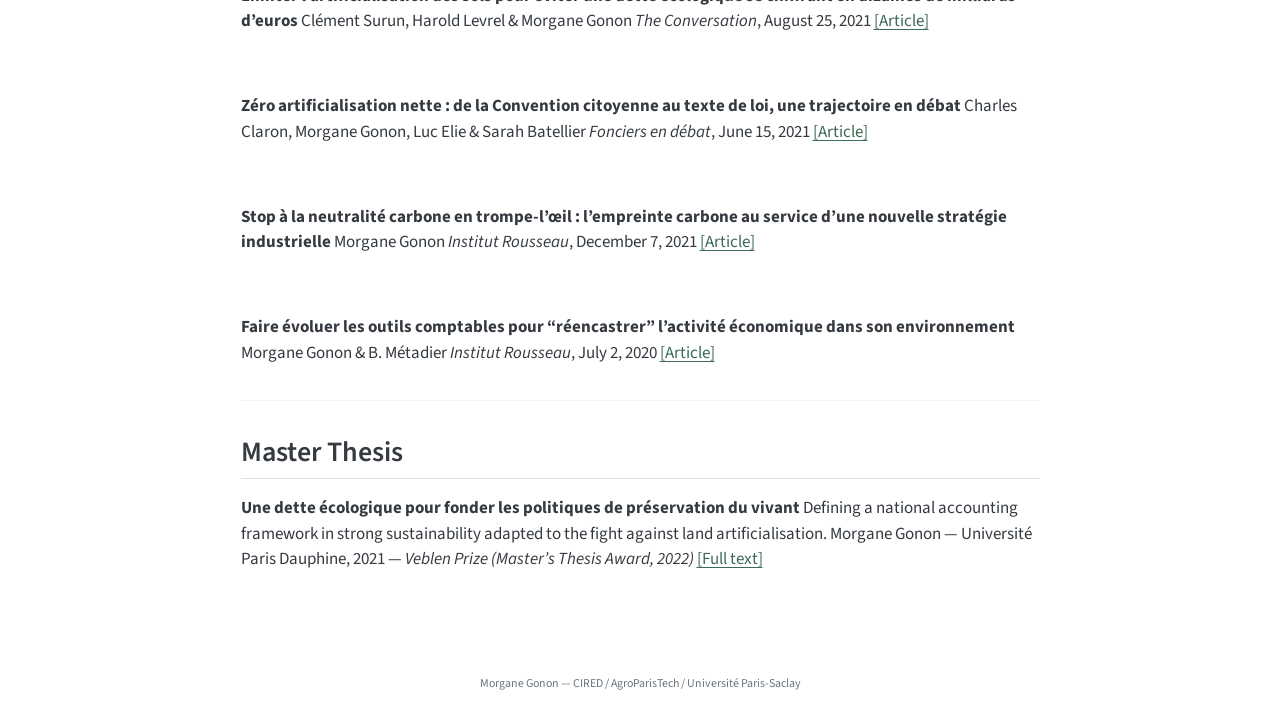
<file: docs/working-papers.html>
<!DOCTYPE html>
<html xmlns="http://www.w3.org/1999/xhtml" lang="en" xml:lang="en"><head>

<meta charset="utf-8">
<meta name="generator" content="quarto-1.9.38">

<meta name="viewport" content="width=device-width, initial-scale=1.0, user-scalable=yes">


<title>Working Papers – Morgane Gonon</title>
<style>
/* Default styles provided by pandoc.
** See https://pandoc.org/MANUAL.html#variables-for-html for config info.
*/
code{white-space: pre-wrap;}
span.smallcaps{font-variant: small-caps;}
div.columns{display: flex; gap: min(4vw, 1.5em);}
div.column{flex: auto; overflow-x: auto;}
div.hanging-indent{margin-left: 1.5em; text-indent: -1.5em;}
ul.task-list{list-style: none;}
ul.task-list li input[type="checkbox"] {
  width: 0.8em;
  margin: 0 0.8em 0.2em -1em; /* quarto-specific, see https://github.com/quarto-dev/quarto-cli/issues/4556 */ 
  vertical-align: middle;
}
</style>


<script src="site_libs/quarto-nav/quarto-nav.js"></script>
<script src="site_libs/quarto-nav/headroom.min.js"></script>
<script src="site_libs/clipboard/clipboard.min.js"></script>
<script src="site_libs/quarto-search/autocomplete.umd.js"></script>
<script src="site_libs/quarto-search/fuse.min.js"></script>
<script src="site_libs/quarto-search/quarto-search.js"></script>
<meta name="quarto:offset" content="./">
<script src="site_libs/quarto-html/quarto.js" type="module"></script>
<script src="site_libs/quarto-html/tabsets/tabsets.js" type="module"></script>
<script src="site_libs/quarto-html/popper.min.js"></script>
<script src="site_libs/quarto-html/tippy.umd.min.js"></script>
<script src="site_libs/quarto-html/anchor.min.js"></script>
<link href="site_libs/quarto-html/tippy.css" rel="stylesheet">
<link href="site_libs/quarto-html/quarto-syntax-highlighting-15634bcf2e68342d4ad2dfa704d543f6.css" rel="stylesheet" id="quarto-text-highlighting-styles">
<script src="site_libs/bootstrap/bootstrap.min.js"></script>
<link href="site_libs/bootstrap/bootstrap-icons.css" rel="stylesheet">
<link href="site_libs/bootstrap/bootstrap-57f3e6807a9f07407340f0dc6c55d180.min.css" rel="stylesheet" append-hash="true" id="quarto-bootstrap" data-mode="light">
<script id="quarto-search-options" type="application/json">{
  "location": "navbar",
  "copy-button": false,
  "collapse-after": 3,
  "panel-placement": "end",
  "type": "overlay",
  "limit": 50,
  "keyboard-shortcut": [
    "f",
    "/",
    "s"
  ],
  "show-item-context": false,
  "language": {
    "search-no-results-text": "No results",
    "search-matching-documents-text": "matching documents",
    "search-copy-link-title": "Copy link to search",
    "search-hide-matches-text": "Hide additional matches",
    "search-more-match-text": "more match in this document",
    "search-more-matches-text": "more matches in this document",
    "search-clear-button-title": "Clear",
    "search-text-placeholder": "",
    "search-detached-cancel-button-title": "Cancel",
    "search-submit-button-title": "Submit",
    "search-label": "Search"
  }
}</script>


<link rel="stylesheet" href="styles.css">
</head>

<body class="nav-fixed fullcontent quarto-light">

<div id="quarto-search-results"></div>
  <header id="quarto-header" class="headroom fixed-top">
    <nav class="navbar navbar-expand-lg " data-bs-theme="dark">
      <div class="navbar-container container-fluid">
      <div class="navbar-brand-container mx-auto">
    <a class="navbar-brand" href="./index.html">
    <span class="navbar-title">Morgane Gonon</span>
    </a>
  </div>
          <button class="navbar-toggler" type="button" data-bs-toggle="collapse" data-bs-target="#navbarCollapse" aria-controls="navbarCollapse" role="menu" aria-expanded="false" aria-label="Toggle navigation" onclick="if (window.quartoToggleHeadroom) { window.quartoToggleHeadroom(); }">
  <span class="navbar-toggler-icon"></span>
</button>
          <div class="collapse navbar-collapse" id="navbarCollapse">
            <ul class="navbar-nav navbar-nav-scroll me-auto">
  <li class="nav-item">
    <a class="nav-link" href="./index.html"> 
<span class="menu-text">About</span></a>
  </li>  
  <li class="nav-item">
    <a class="nav-link" href="./publications.html"> 
<span class="menu-text">Publications</span></a>
  </li>  
  <li class="nav-item">
    <a class="nav-link active" href="./working-papers.html" aria-current="page"> 
<span class="menu-text">Working Papers</span></a>
  </li>  
  <li class="nav-item">
    <a class="nav-link" href="./cv.html"> 
<span class="menu-text">CV</span></a>
  </li>  
  <li class="nav-item">
    <a class="nav-link" href="./teaching.html"> 
<span class="menu-text">Teaching &amp; Presentations</span></a>
  </li>  
  <li class="nav-item">
    <a class="nav-link" href="./contact.html"> 
<span class="menu-text">Contact</span></a>
  </li>  
</ul>
          </div> <!-- /navcollapse -->
            <div class="quarto-navbar-tools">
</div>
      </div> <!-- /container-fluid -->
    </nav>
</header>
<!-- content -->
<div id="quarto-content" class="quarto-container page-columns page-rows-contents page-layout-article page-navbar">
<!-- sidebar -->
<!-- margin-sidebar -->
    
<!-- main -->
<main class="content" id="quarto-document-content">

<header id="title-block-header" class="quarto-title-block default">
<div class="quarto-title">
<h1 class="title">Working Papers</h1>
</div>



<div class="quarto-title-meta">

    
  
    
  </div>
  


</header>


<section id="ongoing-work" class="level2">
<h2 class="anchored" data-anchor-id="ongoing-work">Ongoing Work</h2>
<p><strong>Who Owns the Green Transition? Unequal Access to Finance in a Dynamic Framework</strong> Morgane Gonon <em>In preparation</em></p>
<p><br></p>
<p><strong>Bioeconomy and Responsibility: An Ethical Framework for the Hybridisation of Knowledge</strong> Morgane Gonon &amp; Felwine Sarr <em>In preparation</em></p>
<hr>
</section>
<section id="working-papers-preprints" class="level2">
<h2 class="anchored" data-anchor-id="working-papers-preprints">Working Papers &amp; Preprints</h2>
<p><strong>Après l’encastrement. Savoirs économiques et transformations écologiques</strong> Morgane Gonon &amp; Hugo Mosneron Dupin <em>CIRED Working Papers</em> 2026-99, 2026 <a href="https://www.centre-cired.fr/apres-lencastrement-savoirs-economiques-et-transformations-ecologiques/">[Paper]</a></p>
<p><br></p>
<p><strong>Chronicle of a Debt Foretold: Sovereign Debt Management Strategies for Colombia’s Climate and Biodiversity Transition</strong> Morgane Gonon, Antoine Godin, Louis Daumas, Jeffrey Althouse &amp; Romain Svartzman <em>CEPR Discussion Paper</em>, 2025 <a href="https://cepr.org/publications/dp20443">[Paper]</a></p>
<p><br></p>
<p><strong>Avenues for Exploring Nature Scenarios in Ecological Macroeconomic Models</strong> Katie Kedward &amp; Morgane Gonon <em>SSRN Preprint</em> 5200146, 2025 <a href="https://ssrn.com/abstract=5200146">[Preprint]</a></p>
<p><br></p>
<p><strong>From Climate to Nature Macro-Criticality: Exploring New Scenarios and Modelling Frameworks</strong> Jeffrey Althouse, Bastien Bedossa, Étienne Espagne, Léna Faucher, Morgane Gonon, Katie Kedward, Angela Modica Scala &amp; Adam Poupard <em>CEPR Discussion Paper</em>, 2025</p>
<p><br></p>
<p><strong>Building a Multidimensional Biodiversity Harmful Subsidies Indicator to Support Transition Policies: The Case of France</strong> Morgane Gonon, Améline Vallet, Vincent Deschamps, Aurélien Oosterlinck, Amélie Le Mieux, Hélène Soubelet, Louise Dupuis &amp; Harold Levrel <em>SSRN Scholarly Paper</em> 4713237, 2024 <a href="https://doi.org/10.2139/ssrn.4713237">[Preprint]</a></p>
<p><br></p>
<p><strong>Bridging the Gap in Biodiversity Financing: A Review of Assessments of Existing and Needed Financial Flows for Biodiversity</strong> Morgane Gonon, Romain Svartzman &amp; Jeffrey Althouse <em>UCL Institute for Innovation and Public Purpose</em>, 2024</p>
<p><br></p>
<p><strong>Financer la restauration écologique : un paysage en mutation. Le cas du Sénégal</strong> Morgane Gonon, P. Diop, M. Kande, Quentin Merour, Rémi Prudhomme &amp; Adrien Comte <em>Cahiers de l’OHMi Téssékéré</em>, CNRS, no. 12 (2024): 29–41</p>
<hr>
</section>
<section id="policy-briefs" class="level2">
<h2 class="anchored" data-anchor-id="policy-briefs">Policy Briefs</h2>
<p><strong>Biodiversity COP 16: Where EU Member States Stand on National Biodiversity Strategies and Action Plans</strong> Jeffrey Althouse, Léna Faucher, Morgane Gonon &amp; Romain Svartzman <em>Institute for European Policymaking, Bocconi University</em>, 2024 <a href="https://iep.unibocconi.eu/biodiversity-cop-16-where-eu-member-states-stand-national-biodiversity-strategies-and-action-plans">[Post]</a></p>
<p><br></p>
<p><strong>Limiter l’artificialisation des sols pour éviter une dette écologique se chiffrant en dizaines de milliards d’euros</strong> Clément Surun, Harold Levrel &amp; Morgane Gonon <em>The Conversation</em>, August 25, 2021 <a href="https://theconversation.com/limiter-lartificialisation-des-sols-pour-eviter-une-dette-ecologique-se-chiffrant-en-dizaines-de-milliards-deuros-166073">[Article]</a></p>
<p><br></p>
<p><strong>Zéro artificialisation nette : de la Convention citoyenne au texte de loi, une trajectoire en débat</strong> Charles Claron, Morgane Gonon, Luc Elie &amp; Sarah Batellier <em>Fonciers en débat</em>, June 15, 2021 <a href="https://fonciers-en-debat.com/zero-artificialisation-nette-de-la-convention-citoyenne-au-texte-de-loi-une-trajectoire-en-debat/">[Article]</a></p>
<p><br></p>
<p><strong>Stop à la neutralité carbone en trompe-l’œil : l’empreinte carbone au service d’une nouvelle stratégie industrielle</strong> Morgane Gonon <em>Institut Rousseau</em>, December 7, 2021 <a href="https://institut-rousseau.fr/stop-a-la-neutralite-carbone-en-trompe-loeil-lempreinte-carbone-au-service-dune-nouvelle-strategie-industrielle/">[Article]</a></p>
<p><br></p>
<p><strong>Faire évoluer les outils comptables pour “réencastrer” l’activité économique dans son environnement</strong> Morgane Gonon &amp; B. Métadier <em>Institut Rousseau</em>, July 2, 2020 <a href="https://institut-rousseau.fr/faire-evoluer-les-outils-comptables-pour-reencastrer-lactivite-economique-dans-son-environnement/">[Article]</a></p>
<hr>
</section>
<section id="master-thesis" class="level2">
<h2 class="anchored" data-anchor-id="master-thesis">Master Thesis</h2>
<p><strong>Une dette écologique pour fonder les politiques de préservation du vivant</strong> Defining a national accounting framework in strong sustainability adapted to the fight against land artificialisation. Morgane Gonon — Université Paris Dauphine, 2021 — <em>Veblen Prize (Master’s Thesis Award, 2022)</em> <a href="https://www.veblen-institute.org/IMG/pdf/19_-_m_-_une_dette_ecologique_pour_fonder_lespolitiques_de_preservation_du_vivant.pdf">[Full text]</a></p>


</section>

</main> <!-- /main -->
<script id="quarto-html-after-body" type="application/javascript">
  window.document.addEventListener("DOMContentLoaded", function (event) {
    const icon = "";
    const anchorJS = new window.AnchorJS();
    anchorJS.options = {
      placement: 'right',
      icon: icon
    };
    anchorJS.add('.anchored');
    const isCodeAnnotation = (el) => {
      for (const clz of el.classList) {
        if (clz.startsWith('code-annotation-')) {                     
          return true;
        }
      }
      return false;
    }
    const onCopySuccess = function(e) {
      // button target
      const button = e.trigger;
      // don't keep focus
      button.blur();
      // flash "checked"
      button.classList.add('code-copy-button-checked');
      var currentTitle = button.getAttribute("title");
      button.setAttribute("title", "Copied!");
      let tooltip;
      if (window.bootstrap) {
        button.setAttribute("data-bs-toggle", "tooltip");
        button.setAttribute("data-bs-placement", "left");
        button.setAttribute("data-bs-title", "Copied!");
        tooltip = new bootstrap.Tooltip(button, 
          { trigger: "manual", 
            customClass: "code-copy-button-tooltip",
            offset: [0, -8]});
        tooltip.show();    
      }
      setTimeout(function() {
        if (tooltip) {
          tooltip.hide();
          button.removeAttribute("data-bs-title");
          button.removeAttribute("data-bs-toggle");
          button.removeAttribute("data-bs-placement");
        }
        button.setAttribute("title", currentTitle);
        button.classList.remove('code-copy-button-checked');
      }, 1000);
      // clear code selection
      e.clearSelection();
    }
    const getTextToCopy = function(trigger) {
      const outerScaffold = trigger.parentElement.cloneNode(true);
      const codeEl = outerScaffold.querySelector('code');
      for (const childEl of codeEl.children) {
        if (isCodeAnnotation(childEl)) {
          childEl.remove();
        }
      }
      return codeEl.innerText;
    }
    const clipboard = new window.ClipboardJS('.code-copy-button:not([data-in-quarto-modal])', {
      text: getTextToCopy
    });
    clipboard.on('success', onCopySuccess);
    if (window.document.getElementById('quarto-embedded-source-code-modal')) {
      const clipboardModal = new window.ClipboardJS('.code-copy-button[data-in-quarto-modal]', {
        text: getTextToCopy,
        container: window.document.getElementById('quarto-embedded-source-code-modal')
      });
      clipboardModal.on('success', onCopySuccess);
    }
      var localhostRegex = new RegExp(/^(?:http|https):\/\/localhost\:?[0-9]*\//);
      var mailtoRegex = new RegExp(/^mailto:/);
        var filterRegex = new RegExp('/' + window.location.host + '/');
      var isInternal = (href) => {
          return filterRegex.test(href) || localhostRegex.test(href) || mailtoRegex.test(href);
      }
      // Inspect non-navigation links and adorn them if external
     var links = window.document.querySelectorAll('a[href]:not(.nav-link):not(.navbar-brand):not(.toc-action):not(.sidebar-link):not(.sidebar-item-toggle):not(.pagination-link):not(.no-external):not([aria-hidden]):not(.dropdown-item):not(.quarto-navigation-tool):not(.about-link)');
      for (var i=0; i<links.length; i++) {
        const link = links[i];
        if (!isInternal(link.href)) {
          // undo the damage that might have been done by quarto-nav.js in the case of
          // links that we want to consider external
          if (link.dataset.originalHref !== undefined) {
            link.href = link.dataset.originalHref;
          }
        }
      }
    function tippyHover(el, contentFn, onTriggerFn, onUntriggerFn) {
      const config = {
        allowHTML: true,
        maxWidth: 500,
        delay: 100,
        arrow: false,
        appendTo: function(el) {
            return el.parentElement;
        },
        interactive: true,
        interactiveBorder: 10,
        theme: 'quarto',
        placement: 'bottom-start',
      };
      if (contentFn) {
        config.content = contentFn;
      }
      if (onTriggerFn) {
        config.onTrigger = onTriggerFn;
      }
      if (onUntriggerFn) {
        config.onUntrigger = onUntriggerFn;
      }
      window.tippy(el, config); 
    }
    const noterefs = window.document.querySelectorAll('a[role="doc-noteref"]');
    for (var i=0; i<noterefs.length; i++) {
      const ref = noterefs[i];
      tippyHover(ref, function() {
        // use id or data attribute instead here
        let href = ref.getAttribute('data-footnote-href') || ref.getAttribute('href');
        try { href = new URL(href).hash; } catch {}
        const id = href.replace(/^#\/?/, "");
        const note = window.document.getElementById(id);
        if (note) {
          return note.innerHTML;
        } else {
          return "";
        }
      });
    }
    const xrefs = window.document.querySelectorAll('a.quarto-xref');
    const processXRef = (id, note) => {
      // Strip column container classes
      const stripColumnClz = (el) => {
        el.classList.remove("page-full", "page-columns");
        if (el.children) {
          for (const child of el.children) {
            stripColumnClz(child);
          }
        }
      }
      stripColumnClz(note)
      if (id === null || id.startsWith('sec-')) {
        // Special case sections, only their first couple elements
        const container = document.createElement("div");
        if (note.children && note.children.length > 2) {
          container.appendChild(note.children[0].cloneNode(true));
          for (let i = 1; i < note.children.length; i++) {
            const child = note.children[i];
            if (child.tagName === "P" && child.innerText === "") {
              continue;
            } else {
              container.appendChild(child.cloneNode(true));
              break;
            }
          }
          if (window.Quarto?.typesetMath) {
            window.Quarto.typesetMath(container);
          }
          return container.innerHTML
        } else {
          if (window.Quarto?.typesetMath) {
            window.Quarto.typesetMath(note);
          }
          return note.innerHTML;
        }
      } else {
        // Remove any anchor links if they are present
        const anchorLink = note.querySelector('a.anchorjs-link');
        if (anchorLink) {
          anchorLink.remove();
        }
        if (window.Quarto?.typesetMath) {
          window.Quarto.typesetMath(note);
        }
        if (note.classList.contains("callout")) {
          return note.outerHTML;
        } else {
          return note.innerHTML;
        }
      }
    }
    for (var i=0; i<xrefs.length; i++) {
      const xref = xrefs[i];
      tippyHover(xref, undefined, function(instance) {
        instance.disable();
        let url = xref.getAttribute('href');
        let hash = undefined; 
        if (url.startsWith('#')) {
          hash = url;
        } else {
          try { hash = new URL(url).hash; } catch {}
        }
        if (hash) {
          const id = hash.replace(/^#\/?/, "");
          const note = window.document.getElementById(id);
          if (note !== null) {
            try {
              const html = processXRef(id, note.cloneNode(true));
              instance.setContent(html);
            } finally {
              instance.enable();
              instance.show();
            }
          } else {
            // See if we can fetch this
            fetch(url.split('#')[0])
            .then(res => res.text())
            .then(html => {
              const parser = new DOMParser();
              const htmlDoc = parser.parseFromString(html, "text/html");
              const note = htmlDoc.getElementById(id);
              if (note !== null) {
                const html = processXRef(id, note);
                instance.setContent(html);
              } 
            }).finally(() => {
              instance.enable();
              instance.show();
            });
          }
        } else {
          // See if we can fetch a full url (with no hash to target)
          // This is a special case and we should probably do some content thinning / targeting
          fetch(url)
          .then(res => res.text())
          .then(html => {
            const parser = new DOMParser();
            const htmlDoc = parser.parseFromString(html, "text/html");
            const note = htmlDoc.querySelector('main.content');
            if (note !== null) {
              // This should only happen for chapter cross references
              // (since there is no id in the URL)
              // remove the first header
              if (note.children.length > 0 && note.children[0].tagName === "HEADER") {
                note.children[0].remove();
              }
              const html = processXRef(null, note);
              instance.setContent(html);
            } 
          }).finally(() => {
            instance.enable();
            instance.show();
          });
        }
      }, function(instance) {
      });
    }
        let selectedAnnoteEl;
        const selectorForAnnotation = ( cell, annotation) => {
          let cellAttr = 'data-code-cell="' + cell + '"';
          let lineAttr = 'data-code-annotation="' +  annotation + '"';
          const selector = 'span[' + cellAttr + '][' + lineAttr + ']';
          return selector;
        }
        const selectCodeLines = (annoteEl) => {
          const doc = window.document;
          const targetCell = annoteEl.getAttribute("data-target-cell");
          const targetAnnotation = annoteEl.getAttribute("data-target-annotation");
          const annoteSpan = window.document.querySelector(selectorForAnnotation(targetCell, targetAnnotation));
          const lines = annoteSpan.getAttribute("data-code-lines").split(",");
          const lineIds = lines.map((line) => {
            return targetCell + "-" + line;
          })
          let top = null;
          let height = null;
          let parent = null;
          if (lineIds.length > 0) {
              //compute the position of the single el (top and bottom and make a div)
              const el = window.document.getElementById(lineIds[0]);
              top = el.offsetTop;
              height = el.offsetHeight;
              parent = el.parentElement.parentElement;
            if (lineIds.length > 1) {
              const lastEl = window.document.getElementById(lineIds[lineIds.length - 1]);
              const bottom = lastEl.offsetTop + lastEl.offsetHeight;
              height = bottom - top;
            }
            if (top !== null && height !== null && parent !== null) {
              // cook up a div (if necessary) and position it 
              let div = window.document.getElementById("code-annotation-line-highlight");
              if (div === null) {
                div = window.document.createElement("div");
                div.setAttribute("id", "code-annotation-line-highlight");
                div.style.position = 'absolute';
                parent.appendChild(div);
              }
              div.style.top = top - 2 + "px";
              div.style.height = height + 4 + "px";
              div.style.left = 0;
              let gutterDiv = window.document.getElementById("code-annotation-line-highlight-gutter");
              if (gutterDiv === null) {
                gutterDiv = window.document.createElement("div");
                gutterDiv.setAttribute("id", "code-annotation-line-highlight-gutter");
                gutterDiv.style.position = 'absolute';
                const codeCell = window.document.getElementById(targetCell);
                const gutter = codeCell.querySelector('.code-annotation-gutter');
                gutter.appendChild(gutterDiv);
              }
              gutterDiv.style.top = top - 2 + "px";
              gutterDiv.style.height = height + 4 + "px";
            }
            selectedAnnoteEl = annoteEl;
          }
        };
        const unselectCodeLines = () => {
          const elementsIds = ["code-annotation-line-highlight", "code-annotation-line-highlight-gutter"];
          elementsIds.forEach((elId) => {
            const div = window.document.getElementById(elId);
            if (div) {
              div.remove();
            }
          });
          selectedAnnoteEl = undefined;
        };
          // Handle positioning of the toggle
      window.addEventListener(
        "resize",
        throttle(() => {
          elRect = undefined;
          if (selectedAnnoteEl) {
            selectCodeLines(selectedAnnoteEl);
          }
        }, 10)
      );
      function throttle(fn, ms) {
      let throttle = false;
      let timer;
        return (...args) => {
          if(!throttle) { // first call gets through
              fn.apply(this, args);
              throttle = true;
          } else { // all the others get throttled
              if(timer) clearTimeout(timer); // cancel #2
              timer = setTimeout(() => {
                fn.apply(this, args);
                timer = throttle = false;
              }, ms);
          }
        };
      }
        // Attach click handler to the DT
        const annoteDls = window.document.querySelectorAll('dt[data-target-cell]');
        for (const annoteDlNode of annoteDls) {
          annoteDlNode.addEventListener('click', (event) => {
            const clickedEl = event.target;
            if (clickedEl !== selectedAnnoteEl) {
              unselectCodeLines();
              const activeEl = window.document.querySelector('dt[data-target-cell].code-annotation-active');
              if (activeEl) {
                activeEl.classList.remove('code-annotation-active');
              }
              selectCodeLines(clickedEl);
              clickedEl.classList.add('code-annotation-active');
            } else {
              // Unselect the line
              unselectCodeLines();
              clickedEl.classList.remove('code-annotation-active');
            }
          });
        }
    const findCites = (el) => {
      const parentEl = el.parentElement;
      if (parentEl) {
        const cites = parentEl.dataset.cites;
        if (cites) {
          return {
            el,
            cites: cites.split(' ')
          };
        } else {
          return findCites(el.parentElement)
        }
      } else {
        return undefined;
      }
    };
    var bibliorefs = window.document.querySelectorAll('a[role="doc-biblioref"]');
    for (var i=0; i<bibliorefs.length; i++) {
      const ref = bibliorefs[i];
      const citeInfo = findCites(ref);
      if (citeInfo) {
        tippyHover(citeInfo.el, function() {
          var popup = window.document.createElement('div');
          citeInfo.cites.forEach(function(cite) {
            var citeDiv = window.document.createElement('div');
            citeDiv.classList.add('hanging-indent');
            citeDiv.classList.add('csl-entry');
            var biblioDiv = window.document.getElementById('ref-' + cite);
            if (biblioDiv) {
              citeDiv.innerHTML = biblioDiv.innerHTML;
            }
            popup.appendChild(citeDiv);
          });
          return popup.innerHTML;
        });
      }
    }
  });
  </script>
</div> <!-- /content -->
<footer class="footer">
  <div class="nav-footer">
    <div class="nav-footer-left">
      &nbsp;
    </div>   
    <div class="nav-footer-center">
<p>Morgane Gonon — CIRED / AgroParisTech / Université Paris-Saclay</p>
</div>
    <div class="nav-footer-right">
      &nbsp;
    </div>
  </div>
</footer>




</body></html>
</file>
<file: docs/site_libs/quarto-html/tippy.css>
.tippy-box[data-animation=fade][data-state=hidden]{opacity:0}[data-tippy-root]{max-width:calc(100vw - 10px)}.tippy-box{position:relative;background-color:#333;color:#fff;border-radius:4px;font-size:14px;line-height:1.4;white-space:normal;outline:0;transition-property:transform,visibility,opacity}.tippy-box[data-placement^=top]>.tippy-arrow{bottom:0}.tippy-box[data-placement^=top]>.tippy-arrow:before{bottom:-7px;left:0;border-width:8px 8px 0;border-top-color:initial;transform-origin:center top}.tippy-box[data-placement^=bottom]>.tippy-arrow{top:0}.tippy-box[data-placement^=bottom]>.tippy-arrow:before{top:-7px;left:0;border-width:0 8px 8px;border-bottom-color:initial;transform-origin:center bottom}.tippy-box[data-placement^=left]>.tippy-arrow{right:0}.tippy-box[data-placement^=left]>.tippy-arrow:before{border-width:8px 0 8px 8px;border-left-color:initial;right:-7px;transform-origin:center left}.tippy-box[data-placement^=right]>.tippy-arrow{left:0}.tippy-box[data-placement^=right]>.tippy-arrow:before{left:-7px;border-width:8px 8px 8px 0;border-right-color:initial;transform-origin:center right}.tippy-box[data-inertia][data-state=visible]{transition-timing-function:cubic-bezier(.54,1.5,.38,1.11)}.tippy-arrow{width:16px;height:16px;color:#333}.tippy-arrow:before{content:"";position:absolute;border-color:transparent;border-style:solid}.tippy-content{position:relative;padding:5px 9px;z-index:1}
</file>
<file: docs/site_libs/quarto-html/quarto-syntax-highlighting-15634bcf2e68342d4ad2dfa704d543f6.css>
/* quarto syntax highlight colors */
:root {
  --quarto-hl-ot-color: #003B4F;
  --quarto-hl-at-color: #657422;
  --quarto-hl-ss-color: #20794D;
  --quarto-hl-an-color: #5E5E5E;
  --quarto-hl-fu-color: #4758AB;
  --quarto-hl-st-color: #20794D;
  --quarto-hl-cf-color: #003B4F;
  --quarto-hl-op-color: #5E5E5E;
  --quarto-hl-er-color: #AD0000;
  --quarto-hl-bn-color: #AD0000;
  --quarto-hl-al-color: #AD0000;
  --quarto-hl-va-color: #111111;
  --quarto-hl-bu-color: inherit;
  --quarto-hl-ex-color: inherit;
  --quarto-hl-pp-color: #AD0000;
  --quarto-hl-in-color: #5E5E5E;
  --quarto-hl-vs-color: #20794D;
  --quarto-hl-wa-color: #5E5E5E;
  --quarto-hl-do-color: #5E5E5E;
  --quarto-hl-im-color: #00769E;
  --quarto-hl-ch-color: #20794D;
  --quarto-hl-dt-color: #AD0000;
  --quarto-hl-fl-color: #AD0000;
  --quarto-hl-co-color: #5E5E5E;
  --quarto-hl-cv-color: #5E5E5E;
  --quarto-hl-cn-color: #8f5902;
  --quarto-hl-sc-color: #5E5E5E;
  --quarto-hl-dv-color: #AD0000;
  --quarto-hl-kw-color: #003B4F;
}

/* other quarto variables */
:root {
  --quarto-font-monospace: SFMono-Regular, Menlo, Monaco, Consolas, "Liberation Mono", "Courier New", monospace;
}

/* syntax highlight based on Pandoc's rules */
pre > code.sourceCode > span {
  color: #003B4F;
}

code.sourceCode > span {
  color: #003B4F;
}

div.sourceCode,
div.sourceCode pre.sourceCode {
  color: #003B4F;
}

/* Normal */
code span {
  color: #003B4F;
}

/* Alert */
code span.al {
  color: #AD0000;
  font-style: inherit;
}

/* Annotation */
code span.an {
  color: #5E5E5E;
  font-style: inherit;
}

/* Attribute */
code span.at {
  color: #657422;
  font-style: inherit;
}

/* BaseN */
code span.bn {
  color: #AD0000;
  font-style: inherit;
}

/* BuiltIn */
code span.bu {
  font-style: inherit;
}

/* ControlFlow */
code span.cf {
  color: #003B4F;
  font-weight: bold;
  font-style: inherit;
}

/* Char */
code span.ch {
  color: #20794D;
  font-style: inherit;
}

/* Constant */
code span.cn {
  color: #8f5902;
  font-style: inherit;
}

/* Comment */
code span.co {
  color: #5E5E5E;
  font-style: inherit;
}

/* CommentVar */
code span.cv {
  color: #5E5E5E;
  font-style: italic;
}

/* Documentation */
code span.do {
  color: #5E5E5E;
  font-style: italic;
}

/* DataType */
code span.dt {
  color: #AD0000;
  font-style: inherit;
}

/* DecVal */
code span.dv {
  color: #AD0000;
  font-style: inherit;
}

/* Error */
code span.er {
  color: #AD0000;
  font-style: inherit;
}

/* Extension */
code span.ex {
  font-style: inherit;
}

/* Float */
code span.fl {
  color: #AD0000;
  font-style: inherit;
}

/* Function */
code span.fu {
  color: #4758AB;
  font-style: inherit;
}

/* Import */
code span.im {
  color: #00769E;
  font-style: inherit;
}

/* Information */
code span.in {
  color: #5E5E5E;
  font-style: inherit;
}

/* Keyword */
code span.kw {
  color: #003B4F;
  font-weight: bold;
  font-style: inherit;
}

/* Operator */
code span.op {
  color: #5E5E5E;
  font-style: inherit;
}

/* Other */
code span.ot {
  color: #003B4F;
  font-style: inherit;
}

/* Preprocessor */
code span.pp {
  color: #AD0000;
  font-style: inherit;
}

/* SpecialChar */
code span.sc {
  color: #5E5E5E;
  font-style: inherit;
}

/* SpecialString */
code span.ss {
  color: #20794D;
  font-style: inherit;
}

/* String */
code span.st {
  color: #20794D;
  font-style: inherit;
}

/* Variable */
code span.va {
  color: #111111;
  font-style: inherit;
}

/* VerbatimString */
code span.vs {
  color: #20794D;
  font-style: inherit;
}

/* Warning */
code span.wa {
  color: #5E5E5E;
  font-style: italic;
}

.prevent-inlining {
  content: "</";
}

/*# sourceMappingURL=f23921c56f73e400b49028c9186a1aa0.css.map */
</file>
<file: docs/styles.css>
/* Custom styles — Morgane Gonon academic site */

/* Navbar brand */
.navbar-brand {
  font-weight: 600;
  letter-spacing: 0.02em;
}

/* About page: soften the image border */
.quarto-about-trestles .about-image {
  border: 3px solid #3d6b55;
}

/* Publication entries: add vertical breathing room */
p + p {
  margin-top: 0.1rem;
}

/* Section separators */
hr {
  border-top: 1px solid #d0d7d0;
  margin: 2rem 0;
}

/* Footer */
.nav-footer {
  font-size: 0.85rem;
  color: #6c757d;
}

/* Link color matching navbar */
a {
  color: #3d6b55;
}
a:hover {
  color: #2a4e3c;
}
</file>
